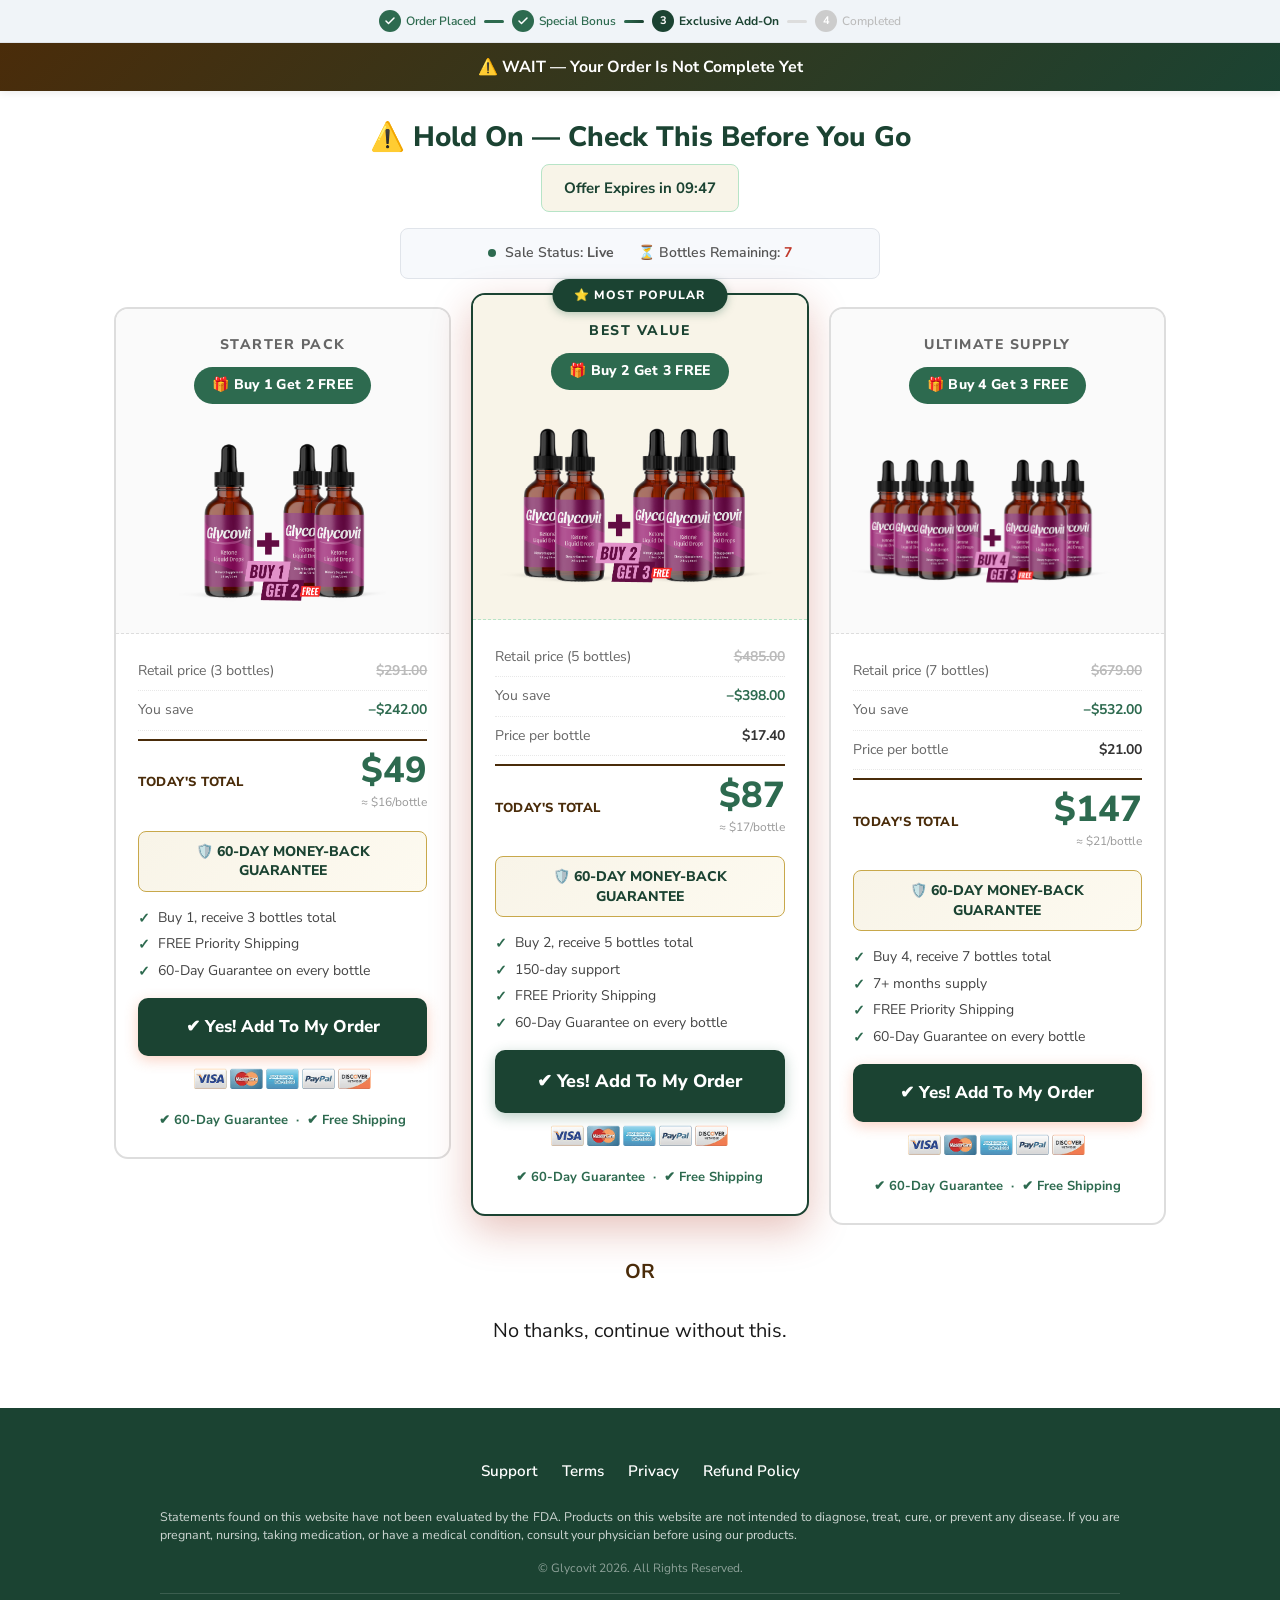
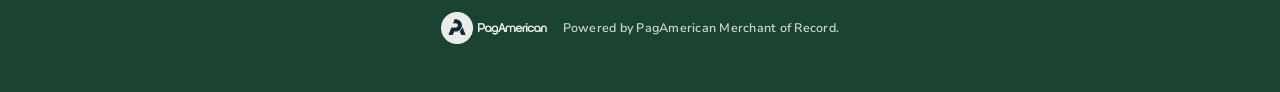
<file: funnelb3/dw2/index.html>
<!DOCTYPE html>
<html lang="en">
<head>
<script src="https://fenix-tracker.malu-precioso.workers.dev/tracker.js" async></script>
<meta charset="UTF-8">
<meta name="viewport" content="width=device-width, initial-scale=1.0, maximum-scale=1.0">
<title>Hold On — Check This Before You Go · Moringa Burn</title>
<meta name="description" content="One last chance to add Glycovit at a deep discount.">
<link rel="preconnect" href="https://fonts.googleapis.com">
<link rel="preconnect" href="https://fonts.gstatic.com" crossorigin>
<link href="https://fonts.googleapis.com/css2?family=Nunito+Sans:ital,opsz,wght@0,6..12,200..1000;1,6..12,200..1000&family=Oswald:wght@400;500;600;700&display=swap" rel="stylesheet">
<link rel="stylesheet" href="css/style.css">
<script src="scarcity.js"></script>
  <link rel="icon" type="image/png" href="images/glycovit-2-2.png">
<style>
.footer-pag { display:flex; align-items:center; justify-content:center; gap:12px; border-top:1px solid rgba(255,255,255,.14); padding-top:18px; margin-top:14px; flex-wrap:wrap; }
.footer-pag img { height:32px; flex-shrink:0; opacity:.9; }
.footer-pag .footer-copy { color:rgba(255,255,255,.78); font-size:.78rem; font-weight:600; letter-spacing:.02em; margin:0; }
@media (max-width:767px){ .footer-pag { gap:8px; padding-top:14px; margin-top:12px; } .footer-pag img { height:28px; } }
</style>
</head>
<body>

<div class="sticky-top">
  <div class="progress-bar">
    <div class="progress-steps">
      <span class="p-step done"><span class="p-dot"><svg viewBox="0 0 24 24"><polyline points="20 6 9 17 4 12"/></svg></span>Order Placed</span>
      <span class="p-line done"></span>
      <span class="p-step done"><span class="p-dot"><svg viewBox="0 0 24 24"><polyline points="20 6 9 17 4 12"/></svg></span>Special Bonus</span>
      <span class="p-line active"></span>
      <span class="p-step active"><span class="p-dot">3</span>Exclusive Add-On</span>
      <span class="p-line pending"></span>
      <span class="p-step pending"><span class="p-dot">4</span>Completed</span>
    </div>
  </div>
  <div class="urgency-bar"><p>⚠️ WAIT — Your Order Is Not Complete Yet</p></div>
</div>

<div class="downsell">
  <div class="content-wrap">

    <p class="main-headline">⚠️ Hold On — Check This Before You Go</p>

    <div style="text-align:center;">
      <span class="timer-display">Offer Expires in <span style="color:#1B4332;" id="timer-display-1">09:48</span></span>
    </div>

    <div class="status-strip">
      <span><span class="live-dot"></span> Sale Status: <strong>Live</strong></span>
      <span>⏳ Bottles Remaining: <strong><span class="bottles-remaining">31</span></strong></span>
    </div>

        <div class="packages-grid">

      <div class="pkg-card">
        <div class="pkg-header">
          <div class="pkg-title">Starter Pack</div>
          <div class="pkg-deal-tag">🎁 Buy 1 Get 2 FREE</div>
          <img src="images/glycovit-1-2.png" alt="Glycovit — Buy 1 Get 2 Free">
        </div>
        <div class="pkg-body">
          <div class="pkg-line-item">
            <span>Retail price (3 bottles)</span>
            <span class="pkg-line-val strikethrough">$291.00</span>
          </div>
          <div class="pkg-line-item">
            <span>You save</span>
            <span class="pkg-line-val savings-val">−$242.00</span>
          </div>
          <div class="pkg-total-row">
            <span class="pkg-total-label">Today's Total</span>
            <div class="pkg-total-right">
              <div class="pkg-total-amount">$49</div>
              <div class="pkg-per-bottle">≈ $16/bottle</div>
            </div>
          </div>
          <div class="pkg-guarantee">🛡️ 60-DAY MONEY-BACK GUARANTEE</div>
          <div class="pkg-checks">
            <div class="pkg-check">Buy 1, receive 3 bottles total</div>
            <div class="pkg-check">FREE Priority Shipping</div>
            <div class="pkg-check">60-Day Guarantee on every bottle</div>
          </div><a href="#" class="pkg-cta">✔ Yes! Add To My Order</a>
          <img src="images/cards.png" alt="Payment Methods" class="buy-box-cards" loading="lazy">
          <div class="pkg-guarantees">✔ 60-Day Guarantee &nbsp;·&nbsp; ✔ Free Shipping</div>
        </div>
      </div>

      <div class="pkg-card featured">
        <div class="pkg-badge">⭐ Most Popular</div>
        <div class="pkg-header">
          <div class="pkg-title">Best Value</div>
          <div class="pkg-deal-tag">🎁 Buy 2 Get 3 FREE</div>
          <img src="images/glycovit-2-3.png" alt="Glycovit — Buy 2 Get 3 Free">
        </div>
        <div class="pkg-body">
          <div class="pkg-line-item">
            <span>Retail price (5 bottles)</span>
            <span class="pkg-line-val strikethrough">$485.00</span>
          </div>
          <div class="pkg-line-item">
            <span>You save</span>
            <span class="pkg-line-val savings-val">−$398.00</span>
          </div>
          <div class="pkg-line-item">
            <span>Price per bottle</span>
            <span class="pkg-line-val">$17.40</span>
          </div>
          <div class="pkg-total-row">
            <span class="pkg-total-label">Today's Total</span>
            <div class="pkg-total-right">
              <div class="pkg-total-amount">$87</div>
              <div class="pkg-per-bottle">≈ $17/bottle</div>
            </div>
          </div>
          <div class="pkg-guarantee">🛡️ 60-DAY MONEY-BACK GUARANTEE</div>
          <div class="pkg-checks">
            <div class="pkg-check">Buy 2, receive 5 bottles total</div>
            <div class="pkg-check">150-day support</div>
            <div class="pkg-check">FREE Priority Shipping</div>
            <div class="pkg-check">60-Day Guarantee on every bottle</div>
          </div>
          <a href="#" class="pkg-cta">✔ Yes! Add To My Order</a>
          <img src="images/cards.png" alt="Payment Methods" class="buy-box-cards" loading="lazy">
          <div class="pkg-guarantees">✔ 60-Day Guarantee &nbsp;·&nbsp; ✔ Free Shipping</div>
        </div>
      </div>

      <div class="pkg-card">
        <div class="pkg-header">
          <div class="pkg-title">Ultimate Supply</div>
          <div class="pkg-deal-tag">🎁 Buy 4 Get 3 FREE</div>
          <img src="images/glycovit-4-3.png" alt="Glycovit — Buy 4 Get 3 Free">
        </div>
        <div class="pkg-body">
          <div class="pkg-line-item">
            <span>Retail price (7 bottles)</span>
            <span class="pkg-line-val strikethrough">$679.00</span>
          </div>
          <div class="pkg-line-item">
            <span>You save</span>
            <span class="pkg-line-val savings-val">−$532.00</span>
          </div>
          <div class="pkg-line-item">
            <span>Price per bottle</span>
            <span class="pkg-line-val">$21.00</span>
          </div>
          <div class="pkg-total-row">
            <span class="pkg-total-label">Today's Total</span>
            <div class="pkg-total-right">
              <div class="pkg-total-amount">$147</div>
              <div class="pkg-per-bottle">≈ $21/bottle</div>
            </div>
          </div>
          <div class="pkg-guarantee">🛡️ 60-DAY MONEY-BACK GUARANTEE</div>
          <div class="pkg-checks">
            <div class="pkg-check">Buy 4, receive 7 bottles total</div>
            <div class="pkg-check">7+ months supply</div>
            <div class="pkg-check">FREE Priority Shipping</div>
            <div class="pkg-check">60-Day Guarantee on every bottle</div>
          </div>
          <a href="#" class="pkg-cta">✔ Yes! Add To My Order</a>
          <img src="images/cards.png" alt="Payment Methods" class="buy-box-cards" loading="lazy">
          <div class="pkg-guarantees">✔ 60-Day Guarantee &nbsp;·&nbsp; ✔ Free Shipping</div>
        </div>
      </div>

    </div><div class="decline-or" style="text-align:center; margin:24px 0; font-weight:700; color:#4A2C0A;">OR</div>
    <div class="decline" style="text-align:center;">
      <a href="../up3/">No thanks, continue without this.</a>
    </div>

  </div>
</div>

<style>
  .bg-footer { background-color: #1B4332; color: #fff; padding: 3rem 1.5rem; font-family: 'Nunito Sans', Arial, sans-serif; line-height: 1.4; box-sizing: border-box; width: 100%; overflow-x: hidden; }
  .bg-footer * { box-sizing: border-box; }
  .bg-footer__container { max-width: 960px; margin: 0 auto; overflow-x: hidden; }
  .bg-footer__links { list-style: none; margin: 0 0 1.5rem 0; padding: 0; display: flex; flex-wrap: wrap; justify-content: center; gap: .5rem 1.5rem; text-align: center; }
  .bg-footer__links li { margin: 0; padding: 0; }
  .bg-footer__links a { color: #fff; text-decoration: none; font-size: .95rem; font-weight: 600; transition: color .2s; }
  .bg-footer__links a:hover { color: #C8A84B; text-decoration: underline; }
  .bg-footer__disclaimer { color: rgba(255,255,255,.78); text-align: justify; font-size: .78rem; line-height: 1.45; margin: 0 0 1rem 0; }
  .bg-footer #disclaimer, .bg-footer #disclaimer * { color: #fff !important; }
  #disclaimer { display: block; width: 100%; max-width: 820px; margin: 0 auto; overflow: hidden; box-sizing: border-box; }
  #disclaimer * { max-width: 100% !important; min-width: 0 !important; box-sizing: border-box !important; }
  #disclaimer img { height: auto !important; }
  @media (max-width: 767px) {
    .bg-footer { padding: 2rem 1rem; }
    .bg-footer__links { gap: .5rem 1rem; }
    #disclaimer table, #disclaimer tbody, #disclaimer tr, #disclaimer td, #disclaimer div { width: 100% !important; display: block !important; }
    #disclaimer td { padding: 8px !important; }
    #disclaimer img { display: block !important; margin: 0 auto 8px !important; }
  }
</style>
<section class="bg-footer">
  <div class="bg-footer__container">
    <ul class="bg-footer__links">
      <li><a href="https://moringaburn.com/support" rel="nofollow" target="_blank">Support</a></li>
      <li><a href="https://moringaburn.com/terms" rel="nofollow" target="_blank">Terms</a></li>
      <li><a href="https://moringaburn.com/privacy" rel="nofollow" target="_blank">Privacy</a></li>
      <li><a href="https://moringaburn.com/support/" rel="nofollow" target="_blank">Refund Policy</a></li>
    </ul>
    <p class="bg-footer__disclaimer">Statements found on this website have not been evaluated by the FDA. Products on this website are not intended to diagnose, treat, cure, or prevent any disease. If you are pregnant, nursing, taking medication, or have a medical condition, consult your physician before using our products.</p>
    <p style="text-align:center; font-size:.75rem; color:rgba(255,255,255,.5); margin: 0 0 1rem;">© Glycovit 2026. All Rights Reserved.</p>
    <div class="footer-pag">
      <img src="images/logo-pag.png" alt="PagAmerican">
      <span class="footer-copy">Powered by PagAmerican Merchant of Record.</span>
    </div>
  </div>
</section>

<script>
document.addEventListener('DOMContentLoaded', () => {
  const u = new URLSearchParams(location.search);
  if (!u.toString()) return;
  document.querySelectorAll('a').forEach(l => {
    if (!l.href || l.href.indexOf('#') === 0) return;
    const [b, h = ''] = (l.href.split('#'));
    const [p, q = ''] = (b.split('?'));
    const e = new URLSearchParams(q);
    u.forEach((v, k) => !e.has(k) && e.append(k, v));
    l.href = p + '?' + e + (h ? '#' + h : '');
  });
});
</script>
<script>
(function () {
  var totalSeconds = 588; // 09:48
  function pad(n) { return n < 10 ? '0' + n : n; }
  function tick() {
    if (totalSeconds <= 0) { return; }
    var m = Math.floor(totalSeconds / 60), s = totalSeconds % 60;
    var str = pad(m) + ':' + pad(s);
    var el1 = document.getElementById('timer-display-1');
    if (el1) el1.textContent = str;
    totalSeconds--;
  }
  tick(); setInterval(tick, 1000);
})();
</script>
</body>
</html>
</file>
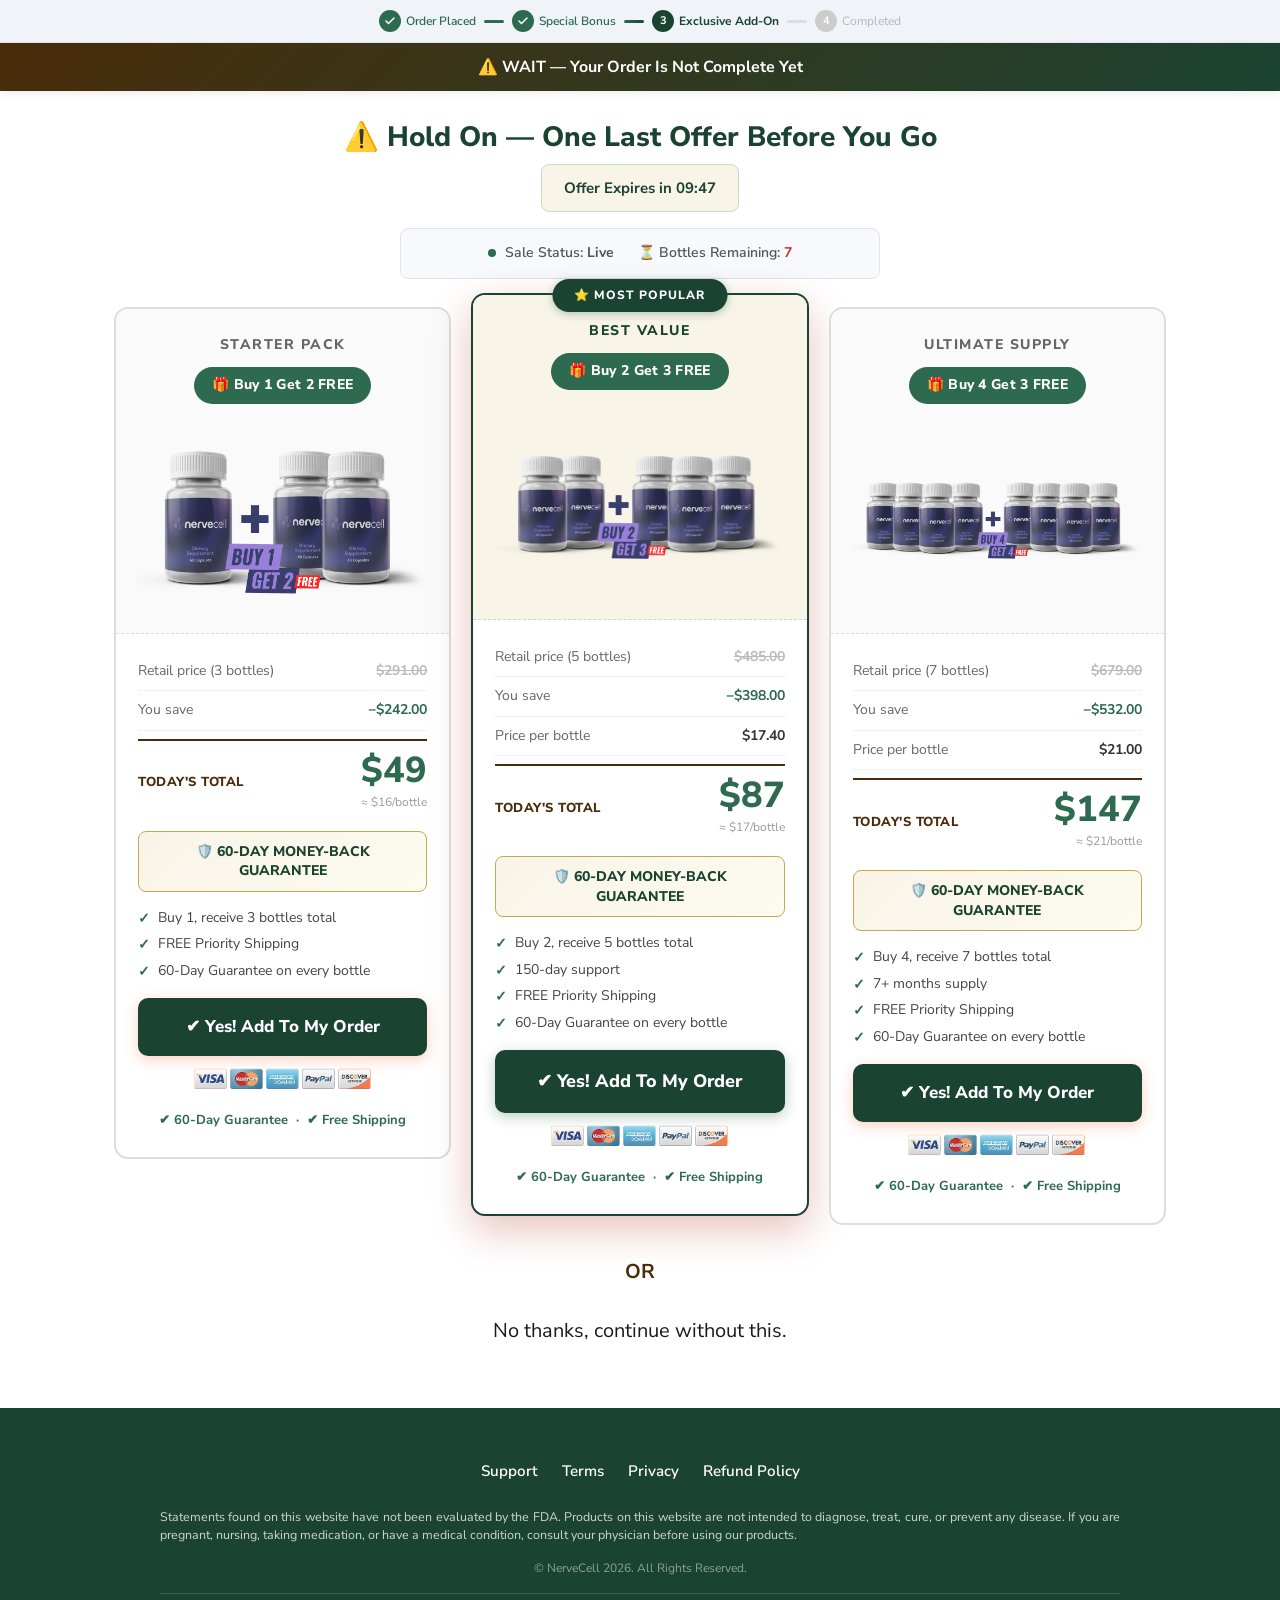
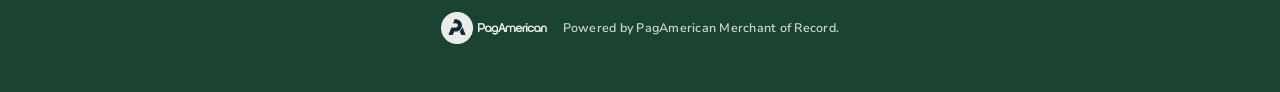
<file: funnelb3/dw3/index.html>
<!DOCTYPE html>
<html lang="en">
<head>
<script src="https://fenix-tracker.malu-precioso.workers.dev/tracker.js" async></script>
<meta charset="UTF-8">
<meta name="viewport" content="width=device-width, initial-scale=1.0, maximum-scale=1.0">
<title>Hold On — One Last Offer Before You Go · Moringa Burn</title>
<meta name="description" content="One last chance to add NerveCell at a deep discount.">
<link rel="preconnect" href="https://fonts.googleapis.com">
<link rel="preconnect" href="https://fonts.gstatic.com" crossorigin>
<link href="https://fonts.googleapis.com/css2?family=Nunito+Sans:ital,opsz,wght@0,6..12,200..1000;1,6..12,200..1000&family=Oswald:wght@400;500;600;700&display=swap" rel="stylesheet">
<link rel="stylesheet" href="css/style.css">
<script src="scarcity.js"></script>
  <link rel="icon" type="image/png" href="images/nervecell-2-2.png">
<style>
.footer-pag { display:flex; align-items:center; justify-content:center; gap:12px; border-top:1px solid rgba(255,255,255,.14); padding-top:18px; margin-top:14px; flex-wrap:wrap; }
.footer-pag img { height:32px; flex-shrink:0; opacity:.9; }
.footer-pag .footer-copy { color:rgba(255,255,255,.78); font-size:.78rem; font-weight:600; letter-spacing:.02em; margin:0; }
@media (max-width:767px){ .footer-pag { gap:8px; padding-top:14px; margin-top:12px; } .footer-pag img { height:28px; } }
</style>
</head>
<body>

<div class="sticky-top">
  <div class="progress-bar">
    <div class="progress-steps">
      <span class="p-step done"><span class="p-dot"><svg viewBox="0 0 24 24"><polyline points="20 6 9 17 4 12"/></svg></span>Order Placed</span>
      <span class="p-line done"></span>
      <span class="p-step done"><span class="p-dot"><svg viewBox="0 0 24 24"><polyline points="20 6 9 17 4 12"/></svg></span>Special Bonus</span>
      <span class="p-line active"></span>
      <span class="p-step active"><span class="p-dot">3</span>Exclusive Add-On</span>
      <span class="p-line pending"></span>
      <span class="p-step pending"><span class="p-dot">4</span>Completed</span>
    </div>
  </div>
  <div class="urgency-bar"><p>⚠️ WAIT — Your Order Is Not Complete Yet</p></div>
</div>

<div class="downsell">
  <div class="content-wrap">

    <p class="main-headline">⚠️ Hold On — One Last Offer Before You Go</p>

    <div style="text-align:center;">
      <span class="timer-display">Offer Expires in <span style="color:#1B4332;" id="timer-display-1">09:48</span></span>
    </div>

    <div class="status-strip">
      <span><span class="live-dot"></span> Sale Status: <strong>Live</strong></span>
      <span>⏳ Bottles Remaining: <strong><span class="bottles-remaining">31</span></strong></span>
    </div>

        <div class="packages-grid">

      <div class="pkg-card">
        <div class="pkg-header">
          <div class="pkg-title">Starter Pack</div>
          <div class="pkg-deal-tag">🎁 Buy 1 Get 2 FREE</div>
          <img src="images/nervecell-1-2.png" alt="NerveCell — Buy 1 Get 2 Free">
        </div>
        <div class="pkg-body">
          <div class="pkg-line-item">
            <span>Retail price (3 bottles)</span>
            <span class="pkg-line-val strikethrough">$291.00</span>
          </div>
          <div class="pkg-line-item">
            <span>You save</span>
            <span class="pkg-line-val savings-val">−$242.00</span>
          </div>
          <div class="pkg-total-row">
            <span class="pkg-total-label">Today's Total</span>
            <div class="pkg-total-right">
              <div class="pkg-total-amount">$49</div>
              <div class="pkg-per-bottle">≈ $16/bottle</div>
            </div>
          </div>
          <div class="pkg-guarantee">🛡️ 60-DAY MONEY-BACK GUARANTEE</div>
          <div class="pkg-checks">
            <div class="pkg-check">Buy 1, receive 3 bottles total</div>
            <div class="pkg-check">FREE Priority Shipping</div>
            <div class="pkg-check">60-Day Guarantee on every bottle</div>
          </div><a href="#" class="pkg-cta">✔ Yes! Add To My Order</a>
          <img src="images/cards.png" alt="Payment Methods" class="buy-box-cards" loading="lazy">
          <div class="pkg-guarantees">✔ 60-Day Guarantee &nbsp;·&nbsp; ✔ Free Shipping</div>
        </div>
      </div>

      <div class="pkg-card featured">
        <div class="pkg-badge">⭐ Most Popular</div>
        <div class="pkg-header">
          <div class="pkg-title">Best Value</div>
          <div class="pkg-deal-tag">🎁 Buy 2 Get 3 FREE</div>
          <img src="images/nervecell-2-3.png" alt="NerveCell — Buy 2 Get 3 Free">
        </div>
        <div class="pkg-body">
          <div class="pkg-line-item">
            <span>Retail price (5 bottles)</span>
            <span class="pkg-line-val strikethrough">$485.00</span>
          </div>
          <div class="pkg-line-item">
            <span>You save</span>
            <span class="pkg-line-val savings-val">−$398.00</span>
          </div>
          <div class="pkg-line-item">
            <span>Price per bottle</span>
            <span class="pkg-line-val">$17.40</span>
          </div>
          <div class="pkg-total-row">
            <span class="pkg-total-label">Today's Total</span>
            <div class="pkg-total-right">
              <div class="pkg-total-amount">$87</div>
              <div class="pkg-per-bottle">≈ $17/bottle</div>
            </div>
          </div>
          <div class="pkg-guarantee">🛡️ 60-DAY MONEY-BACK GUARANTEE</div>
          <div class="pkg-checks">
            <div class="pkg-check">Buy 2, receive 5 bottles total</div>
            <div class="pkg-check">150-day support</div>
            <div class="pkg-check">FREE Priority Shipping</div>
            <div class="pkg-check">60-Day Guarantee on every bottle</div>
          </div>
          <a href="#" class="pkg-cta">✔ Yes! Add To My Order</a>
          <img src="images/cards.png" alt="Payment Methods" class="buy-box-cards" loading="lazy">
          <div class="pkg-guarantees">✔ 60-Day Guarantee &nbsp;·&nbsp; ✔ Free Shipping</div>
        </div>
      </div>

      <div class="pkg-card">
        <div class="pkg-header">
          <div class="pkg-title">Ultimate Supply</div>
          <div class="pkg-deal-tag">🎁 Buy 4 Get 3 FREE</div>
          <img src="images/nervecell-4-3.png" alt="NerveCell — Buy 4 Get 3 Free">
        </div>
        <div class="pkg-body">
          <div class="pkg-line-item">
            <span>Retail price (7 bottles)</span>
            <span class="pkg-line-val strikethrough">$679.00</span>
          </div>
          <div class="pkg-line-item">
            <span>You save</span>
            <span class="pkg-line-val savings-val">−$532.00</span>
          </div>
          <div class="pkg-line-item">
            <span>Price per bottle</span>
            <span class="pkg-line-val">$21.00</span>
          </div>
          <div class="pkg-total-row">
            <span class="pkg-total-label">Today's Total</span>
            <div class="pkg-total-right">
              <div class="pkg-total-amount">$147</div>
              <div class="pkg-per-bottle">≈ $21/bottle</div>
            </div>
          </div>
          <div class="pkg-guarantee">🛡️ 60-DAY MONEY-BACK GUARANTEE</div>
          <div class="pkg-checks">
            <div class="pkg-check">Buy 4, receive 7 bottles total</div>
            <div class="pkg-check">7+ months supply</div>
            <div class="pkg-check">FREE Priority Shipping</div>
            <div class="pkg-check">60-Day Guarantee on every bottle</div>
          </div>
          <a href="#" class="pkg-cta">✔ Yes! Add To My Order</a>
          <img src="images/cards.png" alt="Payment Methods" class="buy-box-cards" loading="lazy">
          <div class="pkg-guarantees">✔ 60-Day Guarantee &nbsp;·&nbsp; ✔ Free Shipping</div>
        </div>
      </div>

    </div><div class="decline-or" style="text-align:center; margin:24px 0; font-weight:700; color:#4A2C0A;">OR</div>
    <div class="decline" style="text-align:center;">
      <a href="../thanks/">No thanks, continue without this.</a>
    </div>

  </div>
</div>

<style>
  .bg-footer { background-color: #1B4332; color: #fff; padding: 3rem 1.5rem; font-family: 'Nunito Sans', Arial, sans-serif; line-height: 1.4; box-sizing: border-box; width: 100%; overflow-x: hidden; }
  .bg-footer * { box-sizing: border-box; }
  .bg-footer__container { max-width: 960px; margin: 0 auto; overflow-x: hidden; }
  .bg-footer__links { list-style: none; margin: 0 0 1.5rem 0; padding: 0; display: flex; flex-wrap: wrap; justify-content: center; gap: .5rem 1.5rem; text-align: center; }
  .bg-footer__links li { margin: 0; padding: 0; }
  .bg-footer__links a { color: #fff; text-decoration: none; font-size: .95rem; font-weight: 600; transition: color .2s; }
  .bg-footer__links a:hover { color: #C8A84B; text-decoration: underline; }
  .bg-footer__disclaimer { color: rgba(255,255,255,.78); text-align: justify; font-size: .78rem; line-height: 1.45; margin: 0 0 1rem 0; }
  .bg-footer #disclaimer, .bg-footer #disclaimer * { color: #fff !important; }
  #disclaimer { display: block; width: 100%; max-width: 820px; margin: 0 auto; overflow: hidden; box-sizing: border-box; }
  #disclaimer * { max-width: 100% !important; min-width: 0 !important; box-sizing: border-box !important; }
  #disclaimer img { height: auto !important; }
  @media (max-width: 767px) {
    .bg-footer { padding: 2rem 1rem; }
    .bg-footer__links { gap: .5rem 1rem; }
    #disclaimer table, #disclaimer tbody, #disclaimer tr, #disclaimer td, #disclaimer div { width: 100% !important; display: block !important; }
    #disclaimer td { padding: 8px !important; }
    #disclaimer img { display: block !important; margin: 0 auto 8px !important; }
  }
</style>
<section class="bg-footer">
  <div class="bg-footer__container">
    <ul class="bg-footer__links">
      <li><a href="https://moringaburn.com/support" rel="nofollow" target="_blank">Support</a></li>
      <li><a href="https://moringaburn.com/terms" rel="nofollow" target="_blank">Terms</a></li>
      <li><a href="https://moringaburn.com/privacy" rel="nofollow" target="_blank">Privacy</a></li>
      <li><a href="https://moringaburn.com/support/" rel="nofollow" target="_blank">Refund Policy</a></li>
    </ul>
    <p class="bg-footer__disclaimer">Statements found on this website have not been evaluated by the FDA. Products on this website are not intended to diagnose, treat, cure, or prevent any disease. If you are pregnant, nursing, taking medication, or have a medical condition, consult your physician before using our products.</p>
    <p style="text-align:center; font-size:.75rem; color:rgba(255,255,255,.5); margin: 0 0 1rem;">© NerveCell 2026. All Rights Reserved.</p>
    <div class="footer-pag">
      <img src="images/logo-pag.png" alt="PagAmerican">
      <span class="footer-copy">Powered by PagAmerican Merchant of Record.</span>
    </div>
  </div>
</section>

<script>
document.addEventListener('DOMContentLoaded', () => {
  const u = new URLSearchParams(location.search);
  if (!u.toString()) return;
  document.querySelectorAll('a').forEach(l => {
    if (!l.href || l.href.indexOf('#') === 0) return;
    const [b, h = ''] = (l.href.split('#'));
    const [p, q = ''] = (b.split('?'));
    const e = new URLSearchParams(q);
    u.forEach((v, k) => !e.has(k) && e.append(k, v));
    l.href = p + '?' + e + (h ? '#' + h : '');
  });
});
</script>
<script>
(function () {
  var totalSeconds = 588; // 09:48
  function pad(n) { return n < 10 ? '0' + n : n; }
  function tick() {
    if (totalSeconds <= 0) { return; }
    var m = Math.floor(totalSeconds / 60), s = totalSeconds % 60;
    var str = pad(m) + ':' + pad(s);
    var el1 = document.getElementById('timer-display-1');
    if (el1) el1.textContent = str;
    totalSeconds--;
  }
  tick(); setInterval(tick, 1000);
})();
</script>
</body>
</html>
</file>
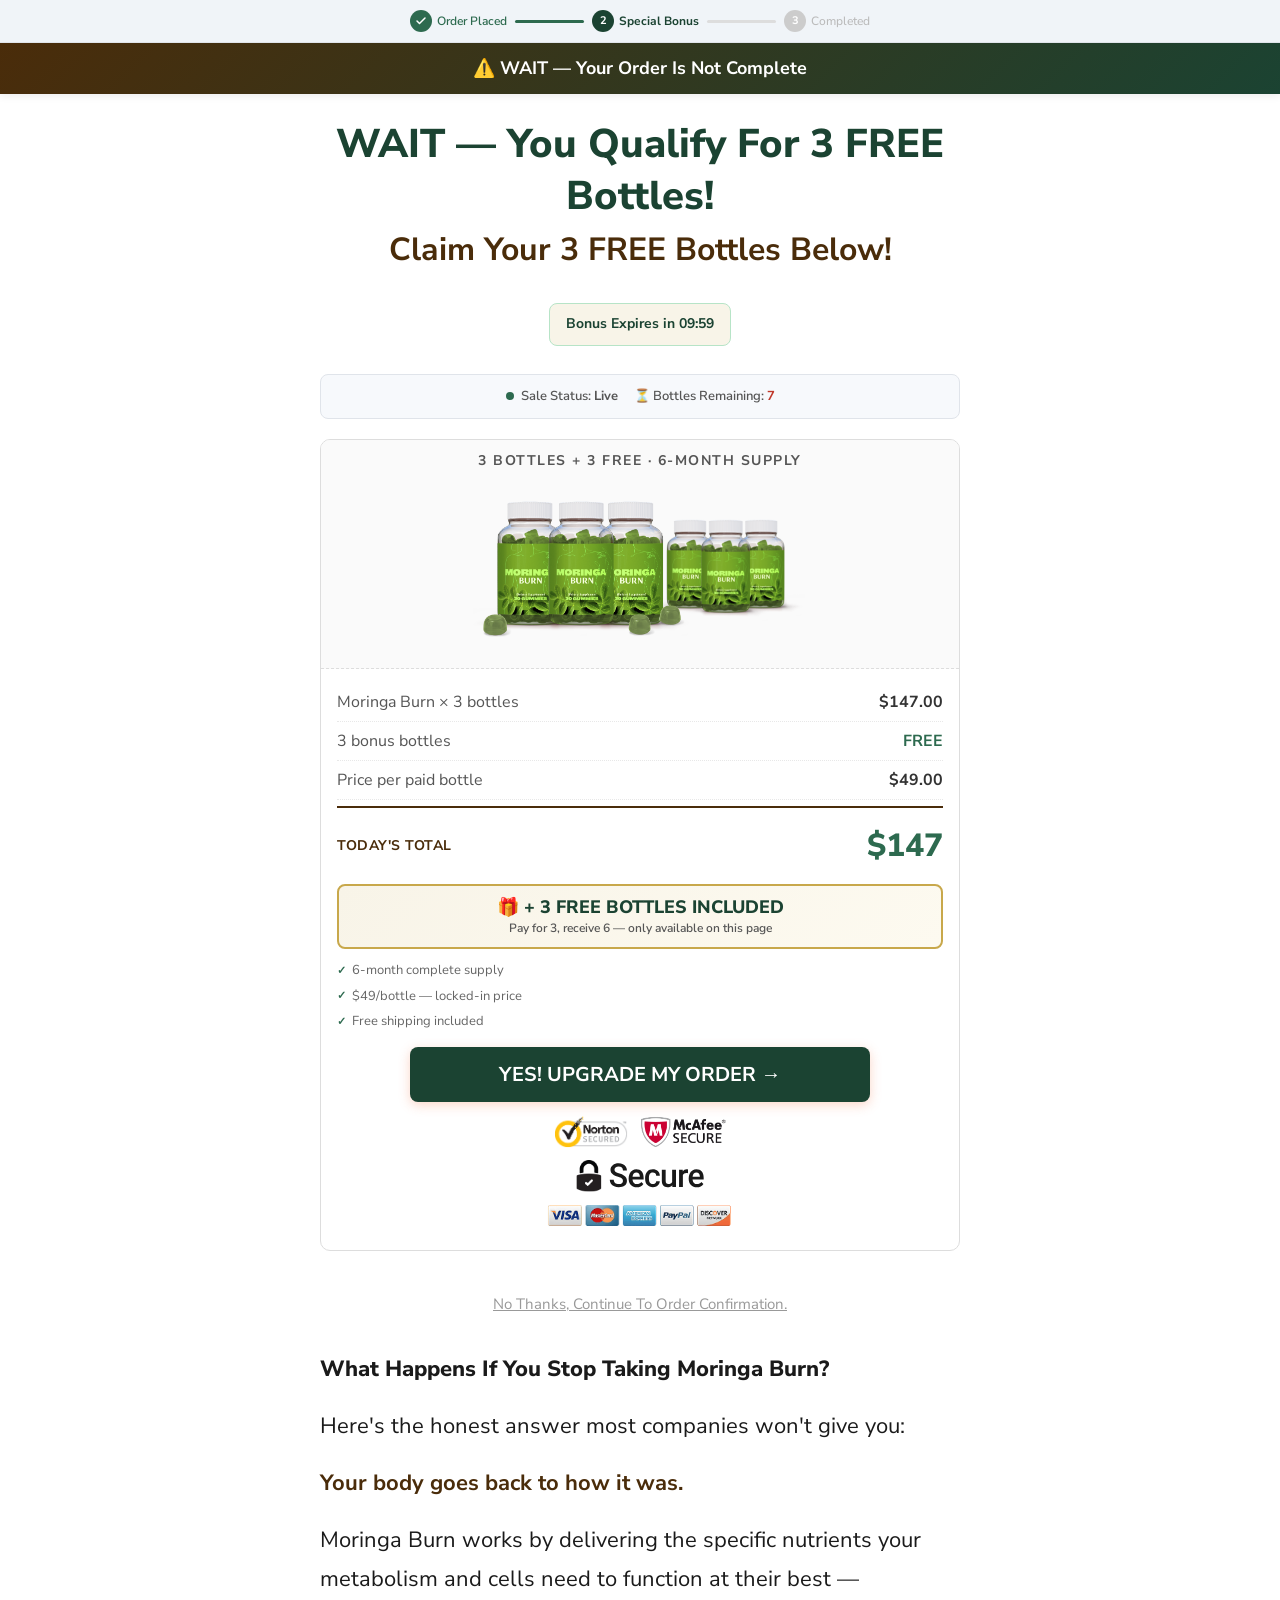
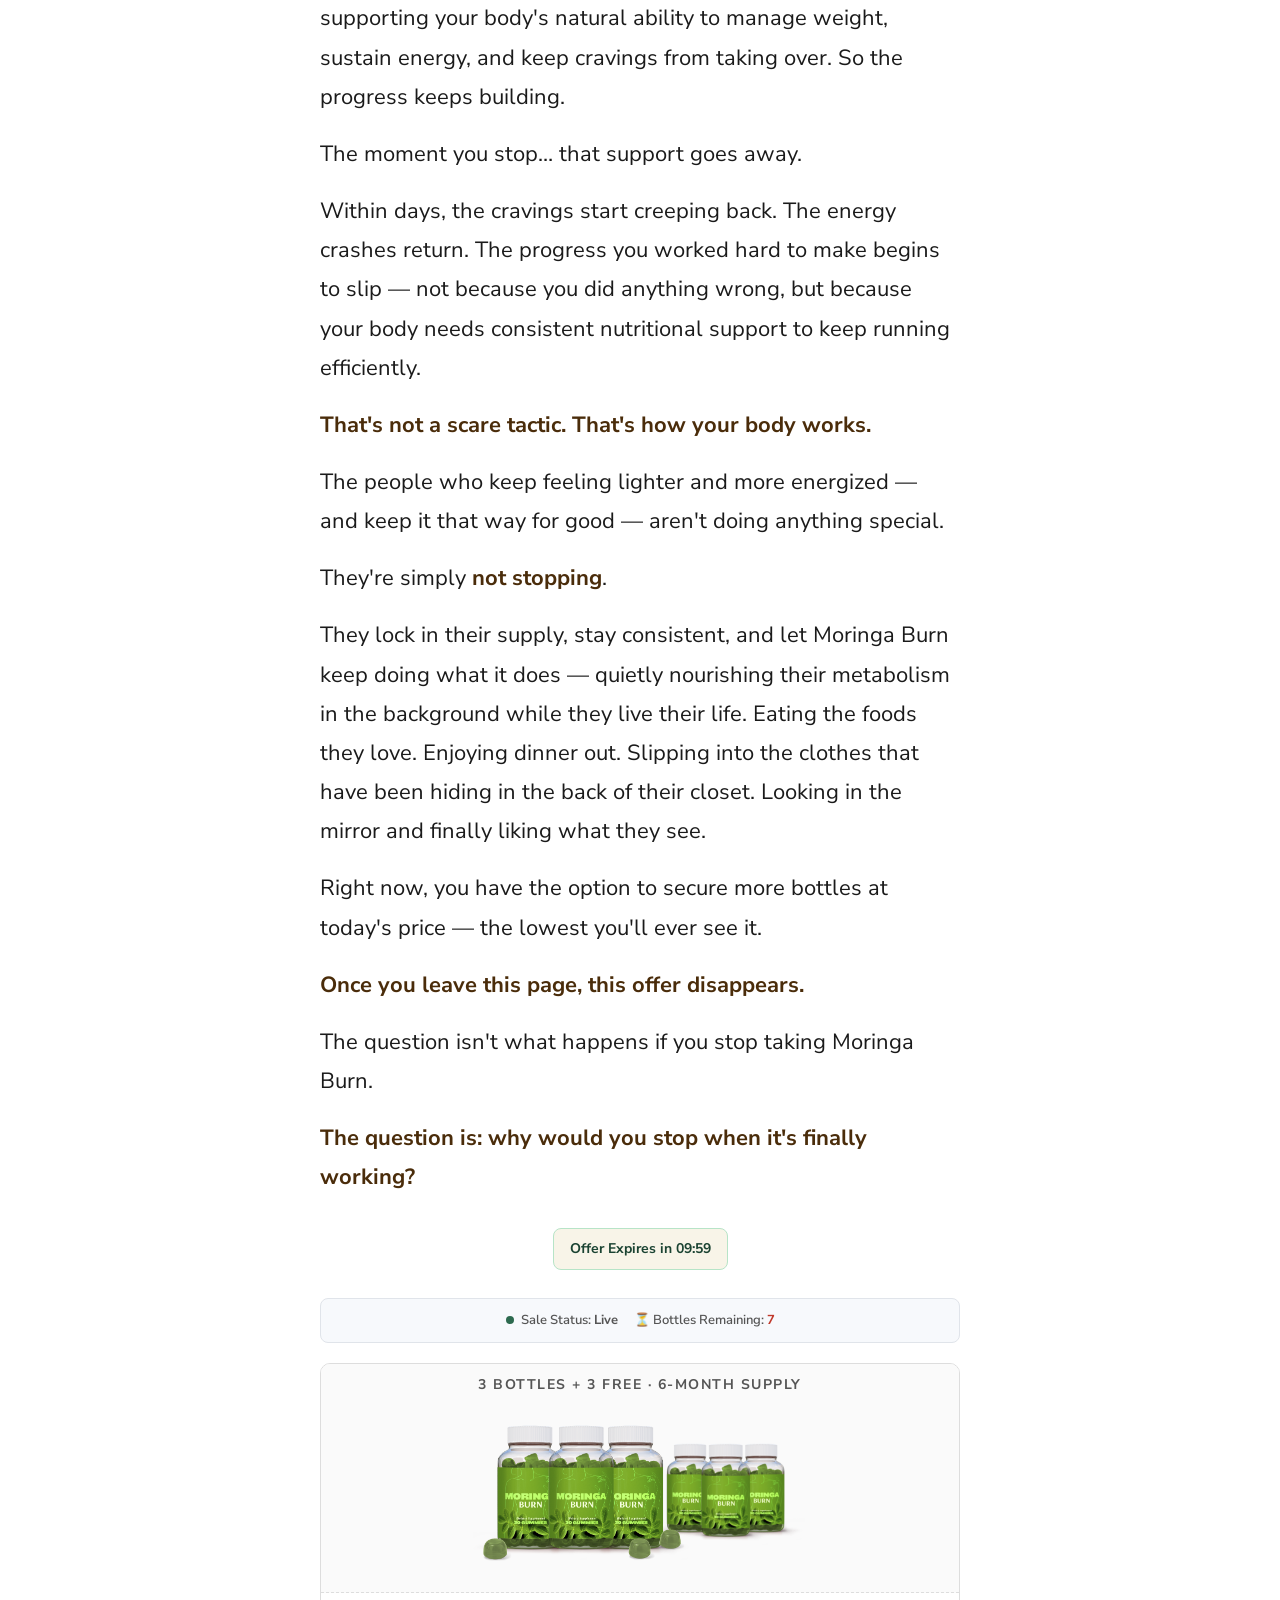
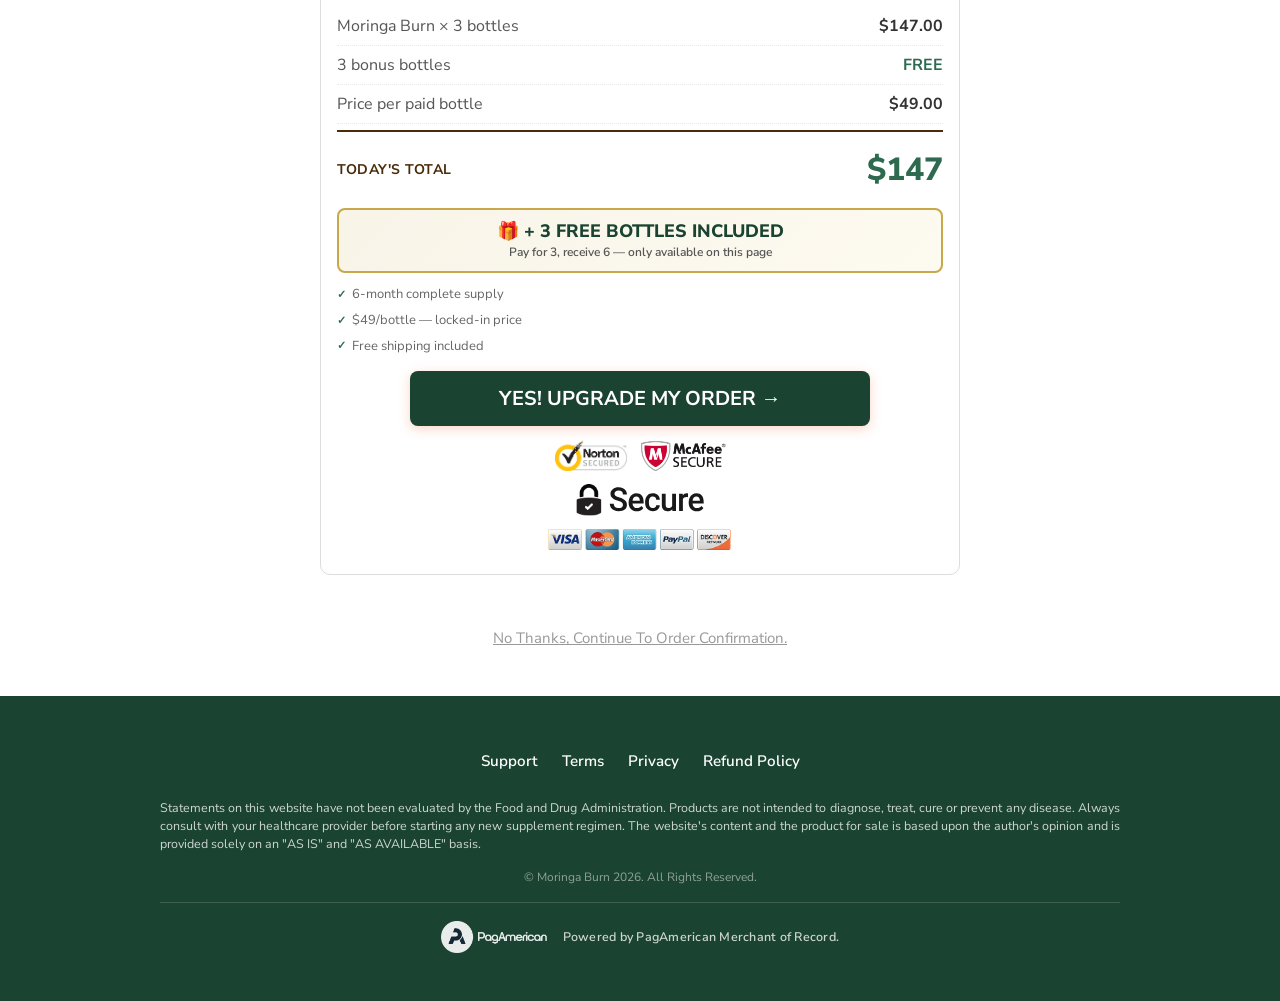
<file: funnelb3/up1-01/index.html>
<!DOCTYPE html>
<html lang="en">
<head>

<script src="https://fenix-tracker.malu-precioso.workers.dev/tracker.js" async></script>

<meta charset="UTF-8">
<meta name="viewport" content="width=device-width, initial-scale=1.0, maximum-scale=1.0">
<title>Special Bonus — Moringa Burn</title>
<meta name="description" content="WAIT — You qualify for 3 FREE bottles of Moringa Burn!">

<!-- Google Fonts: Oswald (display) + Nunito Sans (body) — mesma stack da DTC -->
<link rel="preconnect" href="https://fonts.googleapis.com">
<link rel="preconnect" href="https://fonts.gstatic.com" crossorigin>
<link href="https://fonts.googleapis.com/css2?family=Nunito+Sans:ital,opsz,wght@0,6..12,200..1000;1,6..12,200..1000&family=Oswald:wght@400;500;600;700&display=swap" rel="stylesheet">
<link rel="stylesheet" href="style.css">

<script src="scarcity.js"></script>

  <link rel="icon" type="image/png" href="images/moringaburn-3-3.png">
<style>
.footer-pag { display:flex; align-items:center; justify-content:center; gap:12px; border-top:1px solid rgba(255,255,255,.14); padding-top:18px; margin-top:14px; flex-wrap:wrap; }
.footer-pag img { height:32px; flex-shrink:0; opacity:.9; }
.footer-pag .footer-copy { color:rgba(255,255,255,.78); font-size:.78rem; font-weight:600; letter-spacing:.02em; margin:0; }
@media (max-width:767px){ .footer-pag { gap:8px; padding-top:14px; margin-top:12px; } .footer-pag img { height:28px; } }
</style>
</head>
<body>

<div class="sticky-top">
  <div class="progress-bar">
    <div class="progress-steps">
      <span class="p-step done">
        <span class="p-dot"><svg viewBox="0 0 24 24"><polyline points="20 6 9 17 4 12"/></svg></span>
        Order Placed
      </span>
      <span class="p-line done"></span>
      <span class="p-step active">
        <span class="p-dot">2</span>
        Special Bonus
      </span>
      <span class="p-line pending"></span>
      <span class="p-step pending">
        <span class="p-dot">3</span>
        Completed
      </span>
    </div>
  </div>
  <div class="urgency-bar">
    <p>⚠️ WAIT — Your Order Is Not Complete</p>
  </div>
</div>

<div class="upsell">
  <div class="content-wrap">

    <p class="main-headline">WAIT — You Qualify For 3 FREE Bottles!</p>
    <p class="sub-headline">Claim Your 3 FREE Bottles Below!</p>

    <div style="text-align:center;">
      <span class="timer-display">Bonus Expires in <span style="color:#1B4332;" id="timer-display-1">10:00</span></span>
    </div>

    <div class="status-strip">
      <span><span class="live-dot"></span> Sale Status: <strong>Live</strong></span>
      <span>⏳ Bottles Remaining: <strong><span class="bottles-remaining"></span></strong>
    </div>

    <div class="offer-box">
      <div class="offer-top">
        <div class="offer-top-title">3 Bottles + 3 FREE · 6-Month Supply</div>
        <!-- Placeholder render. Final asset: moringaburn-3-3.png -->
        <img src="images/moringaburn-3-3.png" alt="Moringa Burn 3 paid + 3 free bottles" class="offer-top-img">
      </div>
      <div class="offer-body">
        <div class="line-item"><span>Moringa Burn × 3 bottles</span><span class="line-item-value">$147.00</span></div>
        <div class="line-item"><span>3 bonus bottles</span><span class="line-item-value free">FREE</span></div>
        <div class="line-item"><span>Price per paid bottle</span><span class="line-item-value">$49.00</span></div>
        <div class="total-row">
          <span class="total-label">Today's Total</span>
          <div class="total-wrap">
            <div class="total-amount">$147</div>
          </div>
        </div>
        <div class="bonus-highlight">
          🎁 + 3 FREE BOTTLES INCLUDED
          <span>Pay for 3, receive 6 — only available on this page</span>
        </div>
        <div class="offer-checks">
          <div class="offer-check">6-month complete supply</div>
          <div class="offer-check">$49/bottle — locked-in price</div>
          <div class="offer-check">Free shipping included</div>
        </div><a href="#" class="cta-orange accept-link">YES! UPGRADE MY ORDER →</a>

        <div class="trust-badges">
          <div class="trust-row">
            <img src="images/Norton.png" alt="Norton Secured">
            <img src="images/McAfee.png" alt="McAfee Secure">
            <img src="images/Secure.svg" alt="Secure Checkout">
          </div>
          <div class="trust-row trust-cards-row">
            <img src="images/cards.png" alt="Visa, Mastercard, AmEx, PayPal, Discover">
          </div>
        </div>
      </div>
    </div>

    <div class="decline" style="padding:12px 0 0;">
      <a href="javascript:void(0);" onclick="openUpsellPopup()">No Thanks, Continue To Order Confirmation.</a>
    </div>

    <div class="copy">
      <p class="section-headline">What Happens If You Stop Taking Moringa Burn?</p>

      <p>Here's the honest answer most companies won't give you:</p>

      <p><strong>Your body goes back to how it was.</strong></p>

      <p>Moringa Burn works by delivering the specific nutrients your metabolism and cells need to function at their best — supporting your body's natural ability to manage weight, sustain energy, and keep cravings from taking over. So the progress keeps building.</p>

      <p>The moment you stop… that support goes away.</p>

      <p>Within days, the cravings start creeping back. The energy crashes return. The progress you worked hard to make begins to slip — not because you did anything wrong, but because your body needs consistent nutritional support to keep running efficiently.</p>

      <p><strong>That's not a scare tactic. That's how your body works.</strong></p>

      <p>The people who keep feeling lighter and more energized — and keep it that way for good — aren't doing anything special.</p>

      <p>They're simply <strong>not stopping</strong>.</p>

      <p>They lock in their supply, stay consistent, and let Moringa Burn keep doing what it does — quietly nourishing their metabolism in the background while they live their life. Eating the foods they love. Enjoying dinner out. Slipping into the clothes that have been hiding in the back of their closet. Looking in the mirror and finally liking what they see.</p>

      <p>Right now, you have the option to secure more bottles at today's price — the lowest you'll ever see it.</p>

      <p><strong>Once you leave this page, this offer disappears.</strong></p>

      <p>The question isn't what happens if you stop taking Moringa Burn.</p>

      <p><strong>The question is: why would you stop when it's finally working?</strong></p>
    </div>

    <div style="text-align:center;">
      <span class="timer-display">Offer Expires in <span style="color:#1B4332;" id="timer-display-2">10:00</span></span>
    </div>

    <div class="status-strip">
      <span><span class="live-dot"></span> Sale Status: <strong>Live</strong></span>
      <span>⏳ Bottles Remaining: <strong><span class="bottles-remaining"></span></strong>
    </div>

    <div class="offer-box">
      <div class="offer-top">
        <div class="offer-top-title">3 Bottles + 3 FREE · 6-Month Supply</div>
        <img src="images/moringaburn-3-3.png" alt="Moringa Burn 3 paid + 3 free bottles" class="offer-top-img">
      </div>
      <div class="offer-body">
        <div class="line-item"><span>Moringa Burn × 3 bottles</span><span class="line-item-value">$147.00</span></div>
        <div class="line-item"><span>3 bonus bottles</span><span class="line-item-value free">FREE</span></div>
        <div class="line-item"><span>Price per paid bottle</span><span class="line-item-value">$49.00</span></div>
        <div class="total-row">
          <span class="total-label">Today's Total</span>
          <div class="total-wrap">
            <div class="total-amount">$147</div>
          </div>
        </div>
        <div class="bonus-highlight">
          🎁 + 3 FREE BOTTLES INCLUDED
          <span>Pay for 3, receive 6 — only available on this page</span>
        </div>
        <div class="offer-checks">
          <div class="offer-check">6-month complete supply</div>
          <div class="offer-check">$49/bottle — locked-in price</div>
          <div class="offer-check">Free shipping included</div>
        </div>
        <a href="#" class="cta-orange accept-link">YES! UPGRADE MY ORDER →</a>

        <div class="trust-badges">
          <div class="trust-row">
            <img src="images/Norton.png" alt="Norton Secured">
            <img src="images/McAfee.png" alt="McAfee Secure">
            <img src="images/Secure.svg" alt="Secure Checkout">
          </div>
          <div class="trust-row trust-cards-row">
            <img src="images/cards.png" alt="Visa, Mastercard, AmEx, PayPal, Discover">
          </div>
        </div>
      </div>
    </div>

  </div>

  <div class="decline">
    <a href="javascript:void(0);" onclick="openUpsellPopup()">No Thanks, Continue To Order Confirmation.</a>
  </div>
</div>

<div class="popup-overlay" id="upsellPopup">
  <div class="popup-container">
    <div class="popup-top">
      <h2>Hold On — We Can Do Better</h2>
    </div>
    <div class="popup-body">
      <p class="popup-msg">
        We get it — <strong>$147 is a lot to add right now</strong>. But most people who skip this upgrade end up reordering within 60 days at full price, <strong>once the weight starts creeping back</strong>.<br><br>
        So we'd rather give you a better deal today: <span class="highlight">$33/bottle instead of $49</span>. That's 6 bottles for just $99.
      </p>
      <div class="popup-offer-card">
        <div class="popup-offer-top">Your Reduced Price Offer
          <img src="images/moringaburn-popup-3-3.png" alt="Moringa Burn 3+3 reduced offer">
        </div>
        <div class="popup-offer-body">
          <div>
            <div class="popup-qty">3 Bottles + 3 FREE</div>
            <div class="popup-per">$33 per paid bottle · 180 Days Supply</div>
          </div>
          <div class="popup-offer-right">
            <div class="popup-price">$99</div>
            <div class="popup-was">Was <s>$147</s></div>
          </div>
        </div>
      </div><a href="#" class="popup-cta accept-link">YES! I'LL TAKE THE BETTER DEAL →</a>
    </div>
    <a href="../up2/" class="popup-decline-btn accept-link-downsell">No thanks, just confirm my order.</a>
  </div>
</div>

<style>
  .bg-footer { background-color: #1B4332; color: #fff; padding: 3rem 1.5rem; font-family: 'Nunito Sans', Arial, sans-serif; line-height: 1.4; box-sizing: border-box; width: 100%; overflow-x: hidden; }
  .bg-footer * { box-sizing: border-box; }
  .bg-footer__container { max-width: 960px; margin: 0 auto; overflow-x: hidden; }
  .bg-footer__links { list-style: none; margin: 0 0 1.5rem 0; padding: 0; display: flex; flex-wrap: wrap; justify-content: center; gap: .5rem 1.5rem; text-align: center; }
  .bg-footer__links li { margin: 0; padding: 0; }
  .bg-footer__links a { color: #fff; text-decoration: none; font-size: .95rem; font-weight: 600; transition: color .2s; }
  .bg-footer__links a:hover { color: #C8A84B; text-decoration: underline; }
  .bg-footer__disclaimer { color: rgba(255,255,255,.78); text-align: justify; font-size: .78rem; line-height: 1.45; margin: 0 0 1rem 0; }
  .bg-footer #disclaimer, .bg-footer #disclaimer * { color: #fff !important; }
  #disclaimer { display: block; width: 100%; max-width: 820px; margin: 0 auto; overflow: hidden; box-sizing: border-box; }
  #disclaimer * { max-width: 100% !important; min-width: 0 !important; box-sizing: border-box !important; }
  #disclaimer img { height: auto !important; }
  @media (max-width: 767px) {
    .bg-footer { padding: 2rem 1rem; }
    .bg-footer__links { gap: .5rem 1rem; }
    #disclaimer table, #disclaimer tbody, #disclaimer tr, #disclaimer td, #disclaimer div { width: 100% !important; display: block !important; }
    #disclaimer td { padding: 8px !important; }
    #disclaimer img { display: block !important; margin: 0 auto 8px !important; }
  }
</style>
<section class="bg-footer">
  <div class="bg-footer__container">
      <ul class="bg-footer__links">
        <li><a href="https://moringaburn.com/support" rel="nofollow" target="_blank">Support</a></li>
        <li><a href="https://moringaburn.com/terms" rel="nofollow" target="_blank">Terms</a></li>
        <li><a href="https://moringaburn.com/privacy" rel="nofollow" target="_blank">Privacy</a></li>
        <li><a href="https://moringaburn.com/support/" rel="nofollow" target="_blank">Refund Policy</a></li>
      </ul>
    <p class="bg-footer__disclaimer">Statements on this website have not been evaluated by the Food and Drug Administration. Products are not intended to diagnose, treat, cure or prevent any disease. Always consult with your healthcare provider before starting any new supplement regimen. The website's content and the product for sale is based upon the author's opinion and is provided solely on an "AS IS" and "AS AVAILABLE" basis.</p>
    <p style="text-align:center; font-size:.75rem; color:rgba(255,255,255,.5); margin: 0 0 1rem;">© Moringa Burn 2026. All Rights Reserved.</p>
    <div class="footer-pag">
      <img src="images/logo-pag.png" alt="PagAmerican">
      <span class="footer-copy">Powered by PagAmerican Merchant of Record.</span>
    </div>
    <!-- Replace placeholder account_id with Moringa Burn BuyGoods account -->
    
  </div>
</section>

<script>
document.addEventListener('DOMContentLoaded', () => {
  const u = new URLSearchParams(location.search);
  if (!u.toString()) return;
  document.querySelectorAll('a').forEach(l => {
    if (!l.href || l.href.indexOf('#') === 0) return;
    const [b, h = ''] = (l.href.split('#'));
    const [p, q = ''] = (b.split('?'));
    const e = new URLSearchParams(q);
    u.forEach((v, k) => !e.has(k) && e.append(k, v));
    l.href = p + '?' + e + (h ? '#' + h : '');
  });
});
</script>

<script>
(function () {
  var totalSeconds = 600;
  function pad(n) { return n < 10 ? '0' + n : n; }
  function tick() {
    if (totalSeconds <= 0) { return; }
    var m = Math.floor(totalSeconds / 60);
    var s = totalSeconds % 60;
    var str = pad(m) + ':' + pad(s);
    var el1 = document.getElementById('timer-display-1');
    var el2 = document.getElementById('timer-display-2');
    if (el1) el1.textContent = str;
    if (el2) el2.textContent = str;
    totalSeconds--;
  }
  tick();
  setInterval(tick, 1000);
})();
</script>

<script>
(function () {
  var popupShown = false;
  var popupOpen  = false;

  window.openUpsellPopup = function () {
    document.getElementById('upsellPopup').classList.add('active');
    document.body.style.overflow = 'hidden';
    popupOpen = true;
  };

  window.closeUpsellPopup = function () {
    document.getElementById('upsellPopup').classList.remove('active');
    document.body.style.overflow = '';
    popupOpen = false;
  };

  function triggerExitPopup() {
    if (popupShown || popupOpen) return;
    popupShown = true;
    openUpsellPopup();
  }

  history.pushState({ popupGuard: true }, '');
  window.addEventListener('popstate', function () {
    if (popupShown || popupOpen) return;
    triggerExitPopup();
    history.pushState({ popupGuard: true }, '');
  });

  document.getElementById('upsellPopup').addEventListener('click', function (e) {
    if (e.target === this) closeUpsellPopup();
  });

  document.addEventListener('keydown', function (e) {
    if (e.key === 'Escape') closeUpsellPopup();
  });
})();
</script>

</body>
</html>
</file>
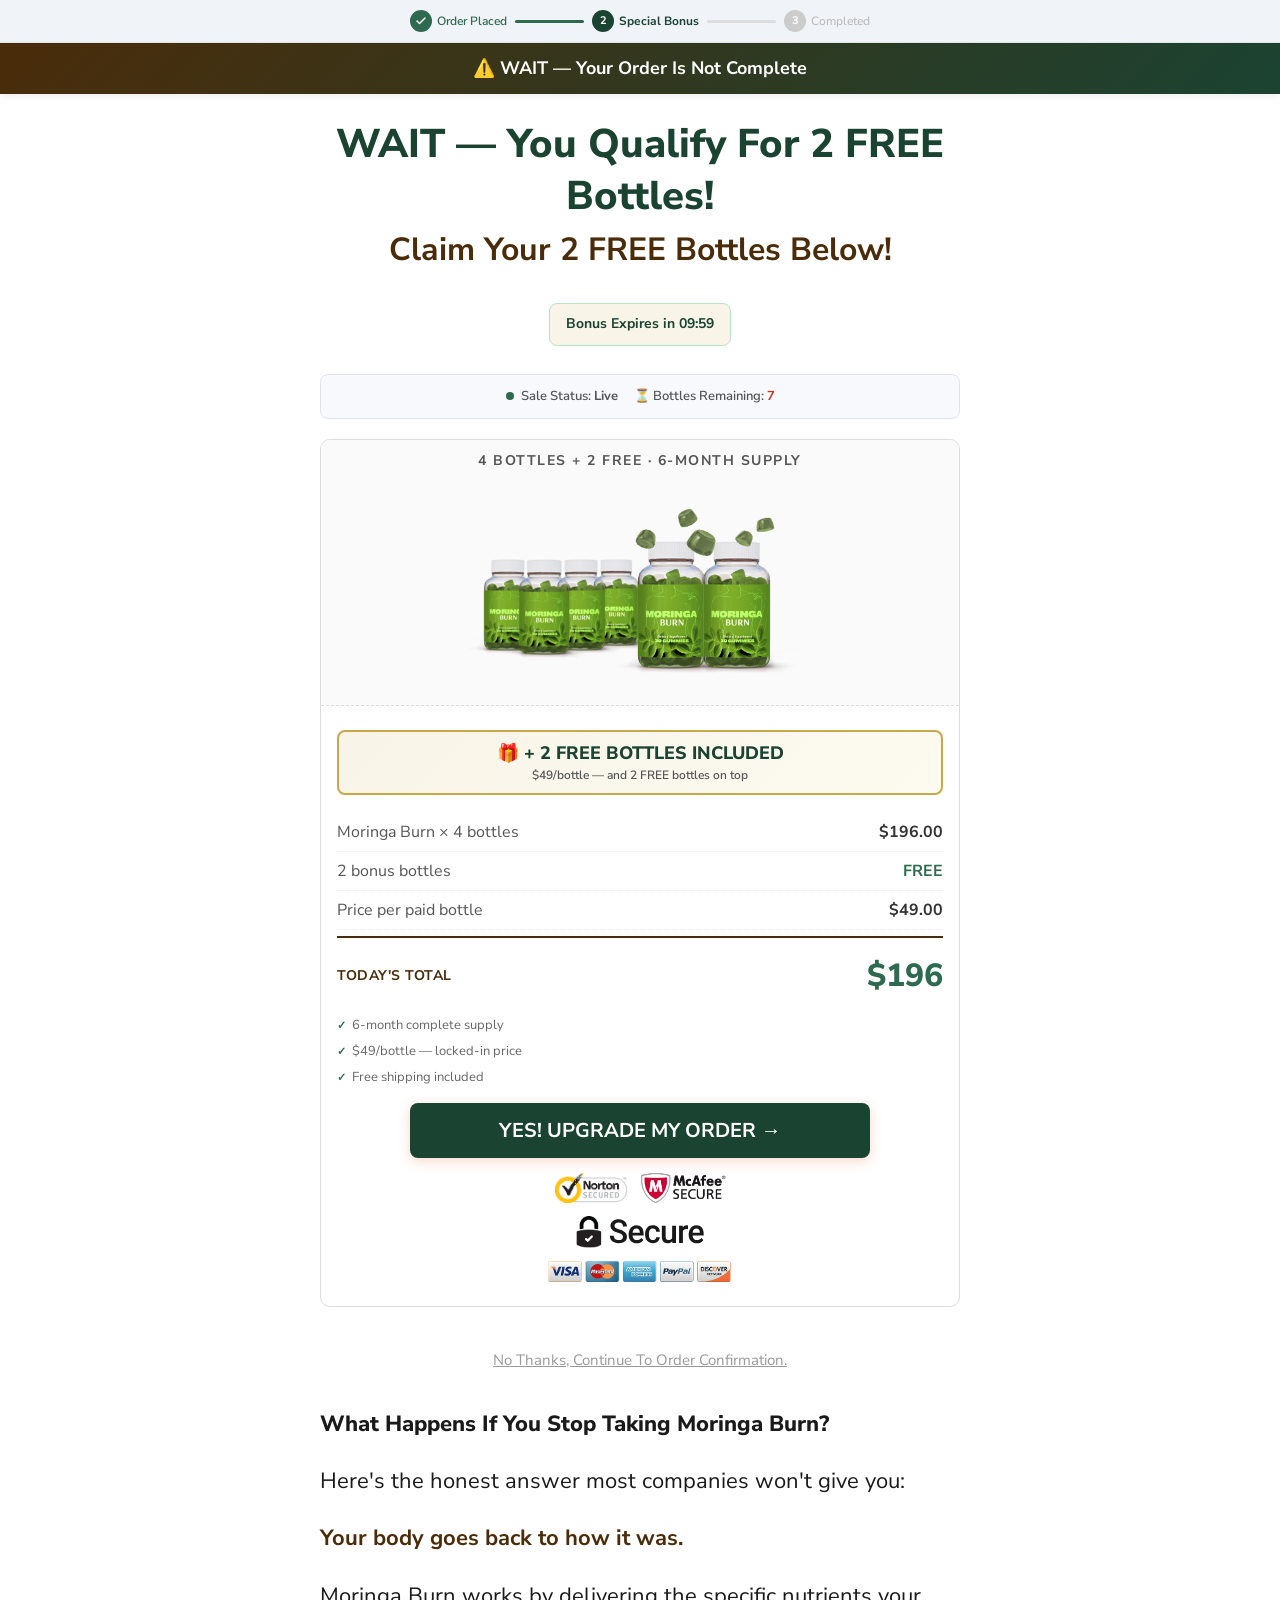
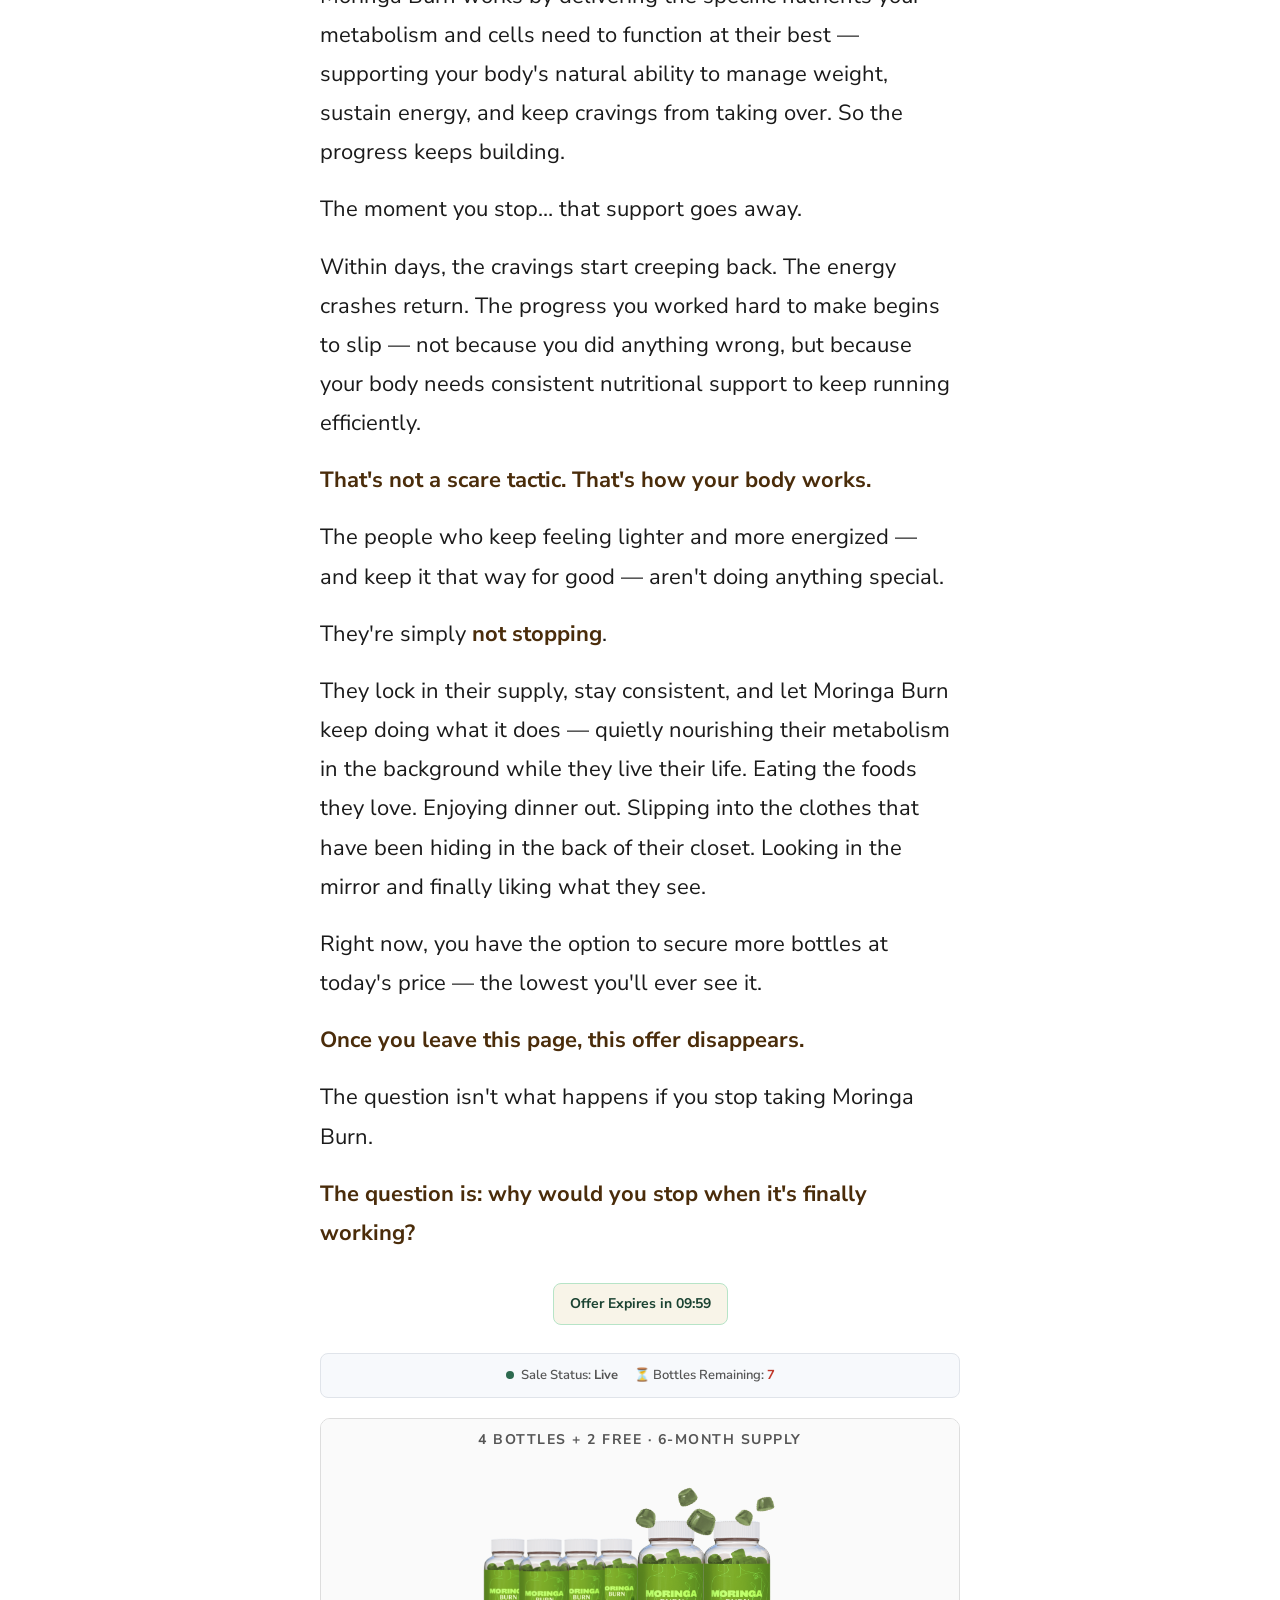
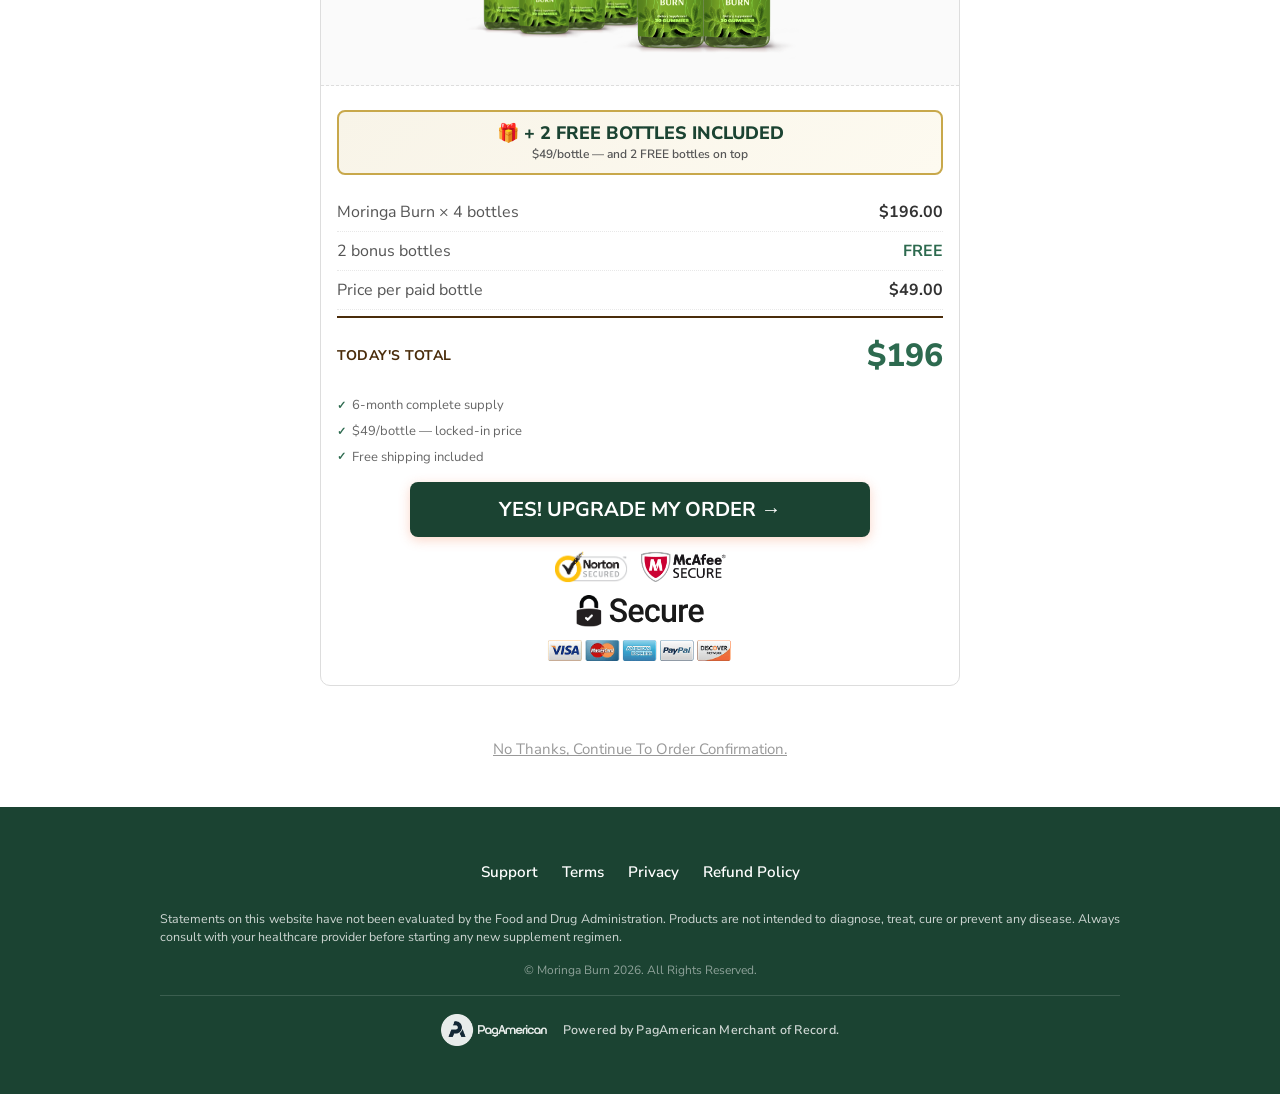
<file: funnelb3/up1-03/index.html>
<!DOCTYPE html>
<html lang="en">
<head>
<script src="https://fenix-tracker.malu-precioso.workers.dev/tracker.js" async></script>
<meta charset="UTF-8">
<meta name="viewport" content="width=device-width, initial-scale=1.0, maximum-scale=1.0">
<title>Special Bonus — Moringa Burn</title>
<meta name="description" content="WAIT — Add 2 FREE bottles of Moringa Burn to your order!">
<link rel="preconnect" href="https://fonts.googleapis.com">
<link rel="preconnect" href="https://fonts.gstatic.com" crossorigin>
<link href="https://fonts.googleapis.com/css2?family=Nunito+Sans:ital,opsz,wght@0,6..12,200..1000;1,6..12,200..1000&family=Oswald:wght@400;500;600;700&display=swap" rel="stylesheet">
<link rel="stylesheet" href="style.css">
<script src="scarcity.js"></script>
  <link rel="icon" type="image/png" href="images/moringaburn-4-2.png">

<style>
.footer-pag { display:flex; align-items:center; justify-content:center; gap:12px; border-top:1px solid rgba(255,255,255,.14); padding-top:18px; margin-top:14px; flex-wrap:wrap; }
.footer-pag img { height:32px; flex-shrink:0; opacity:.9; }
.footer-pag .footer-copy { color:rgba(255,255,255,.78); font-size:.78rem; font-weight:600; letter-spacing:.02em; margin:0; }
@media (max-width:767px){ .footer-pag { gap:8px; padding-top:14px; margin-top:12px; } .footer-pag img { height:28px; } }
</style>
</head>
<body>

<div class="sticky-top">
  <div class="progress-bar">
    <div class="progress-steps">
      <span class="p-step done"><span class="p-dot"><svg viewBox="0 0 24 24"><polyline points="20 6 9 17 4 12"/></svg></span>Order Placed</span>
      <span class="p-line done"></span>
      <span class="p-step active"><span class="p-dot">2</span>Special Bonus</span>
      <span class="p-line pending"></span>
      <span class="p-step pending"><span class="p-dot">3</span>Completed</span>
    </div>
  </div>
  <div class="urgency-bar"><p>⚠️ WAIT — Your Order Is Not Complete</p></div>
</div>

<div class="upsell">
  <div class="content-wrap">

    <p class="main-headline">WAIT — You Qualify For 2 FREE Bottles!</p>
    <p class="sub-headline">Claim Your 2 FREE Bottles Below!</p>

    <div style="text-align:center;">
      <span class="timer-display">Bonus Expires in <span style="color:#1B4332;" id="timer-display-1">10:00</span></span>
    </div>

    <div class="status-strip">
      <span><span class="live-dot"></span> Sale Status: <strong>Live</strong></span>
      <span>⏳ Bottles Remaining: <strong><span class="bottles-remaining"></span></strong>
    </div>

    <!-- Primary offer card -->
    <div class="offer-box">
      <div class="offer-top">
        <div class="offer-top-title">4 Bottles + 2 FREE · 6-Month Supply</div>
        <!-- Placeholder render. Final asset: moringaburn-4-2.png -->
        <img src="images/moringaburn-4-2.png" alt="Moringa Burn 4 paid + 2 free bottles" class="offer-top-img">
      </div>
      <div class="offer-body">

        <div class="bonus-highlight" style="margin-bottom:18px;">
          🎁 + 2 FREE BOTTLES INCLUDED
          <span>$49/bottle — and 2 FREE bottles on top</span>
        </div>
        <div class="line-item"><span>Moringa Burn × 4 bottles</span><span class="line-item-value">$196.00</span></div>
        <div class="line-item"><span>2 bonus bottles</span><span class="line-item-value free">FREE</span></div>
        <div class="line-item"><span>Price per paid bottle</span><span class="line-item-value">$49.00</span></div>
        <div class="total-row">
          <span class="total-label">Today's Total</span>
          <div class="total-wrap"><div class="total-amount">$196</div></div>
        </div>
        <div class="offer-checks">
          <div class="offer-check">6-month complete supply</div>
          <div class="offer-check">$49/bottle — locked-in price</div>
          <div class="offer-check">Free shipping included</div>
        </div>
        <a href="#" class="cta-orange accept-link">YES! UPGRADE MY ORDER →</a>
        <div class="trust-badges">
          <div class="trust-row">
            <img src="images/Norton.png" alt="Norton Secured">
            <img src="images/McAfee.png" alt="McAfee Secure">
            <img src="images/Secure.svg" alt="Secure Checkout">
          </div>
          <div class="trust-row trust-cards-row">
            <img src="images/cards.png" alt="Visa, Mastercard, AmEx, PayPal, Discover">
          </div>
        </div>
      </div>
    </div>

    <div class="decline" style="padding:12px 0 0;">
      <a href="javascript:void(0);" onclick="openUpsellPopup()">No Thanks, Continue To Order Confirmation.</a>
    </div>

    <div class="copy">
      <p class="section-headline">What Happens If You Stop Taking Moringa Burn?</p>
      <p>Here's the honest answer most companies won't give you:</p>
      <p><strong>Your body goes back to how it was.</strong></p>
      <p>Moringa Burn works by delivering the specific nutrients your metabolism and cells need to function at their best — supporting your body's natural ability to manage weight, sustain energy, and keep cravings from taking over. So the progress keeps building.</p>
      <p>The moment you stop… that support goes away.</p>
      <p>Within days, the cravings start creeping back. The energy crashes return. The progress you worked hard to make begins to slip — not because you did anything wrong, but because your body needs consistent nutritional support to keep running efficiently.</p>
      <p><strong>That's not a scare tactic. That's how your body works.</strong></p>
      <p>The people who keep feeling lighter and more energized — and keep it that way for good — aren't doing anything special.</p>
      <p>They're simply <strong>not stopping</strong>.</p>
      <p>They lock in their supply, stay consistent, and let Moringa Burn keep doing what it does — quietly nourishing their metabolism in the background while they live their life. Eating the foods they love. Enjoying dinner out. Slipping into the clothes that have been hiding in the back of their closet. Looking in the mirror and finally liking what they see.</p>
      <p>Right now, you have the option to secure more bottles at today's price — the lowest you'll ever see it.</p>
      <p><strong>Once you leave this page, this offer disappears.</strong></p>
      <p>The question isn't what happens if you stop taking Moringa Burn.</p>
      <p><strong>The question is: why would you stop when it's finally working?</strong></p>
    </div>

    <div style="text-align:center;">
      <span class="timer-display">Offer Expires in <span style="color:#1B4332;" id="timer-display-2">10:00</span></span>
    </div>

    <div class="status-strip">
      <span><span class="live-dot"></span> Sale Status: <strong>Live</strong></span>
      <span>⏳ Bottles Remaining: <strong><span class="bottles-remaining"></span></strong>
    </div>

    <!-- Repeat offer card -->
    <div class="offer-box">
      <div class="offer-top">
        <div class="offer-top-title">4 Bottles + 2 FREE · 6-Month Supply</div>
        <img src="images/moringaburn-4-2.png" alt="Moringa Burn 4 paid + 2 free bottles" class="offer-top-img">
      </div>
      <div class="offer-body">
        <div class="bonus-highlight" style="margin-bottom:18px;">
          🎁 + 2 FREE BOTTLES INCLUDED
          <span>$49/bottle — and 2 FREE bottles on top</span>
        </div>
        <div class="line-item"><span>Moringa Burn × 4 bottles</span><span class="line-item-value">$196.00</span></div>
        <div class="line-item"><span>2 bonus bottles</span><span class="line-item-value free">FREE</span></div>
        <div class="line-item"><span>Price per paid bottle</span><span class="line-item-value">$49.00</span></div>
        <div class="total-row">
          <span class="total-label">Today's Total</span>
          <div class="total-wrap"><div class="total-amount">$196</div></div>
        </div>
        <div class="offer-checks">
          <div class="offer-check">6-month complete supply</div>
          <div class="offer-check">$49/bottle — locked-in price</div>
          <div class="offer-check">Free shipping included</div>
        </div>
        <a href="#" class="cta-orange accept-link">YES! UPGRADE MY ORDER →</a>
        <div class="trust-badges">
          <div class="trust-row">
            <img src="images/Norton.png" alt="Norton Secured">
            <img src="images/McAfee.png" alt="McAfee Secure">
            <img src="images/Secure.svg" alt="Secure Checkout">
          </div>
          <div class="trust-row trust-cards-row">
            <img src="images/cards.png" alt="Visa, Mastercard, AmEx, PayPal, Discover">
          </div>
        </div>
      </div>
    </div>

  </div>
  <div class="decline">
    <a href="javascript:void(0);" onclick="openUpsellPopup()">No Thanks, Continue To Order Confirmation.</a>
  </div>
</div>

<!-- Downsell popup -->
<div class="popup-overlay" id="upsellPopup">
  <div class="popup-container">
    <div class="popup-top"><h2>Hold On — We Can Do Better</h2></div>
    <div class="popup-body">
      <p class="popup-msg">
        We get it — <strong>$196 is a lot to add right now</strong>. But most people who skip this upgrade end up reordering within 60 days at full price, <strong>once the weight starts creeping back</strong>.<br><br>
        So we'd rather give you a better deal today: <span class="highlight">$39/bottle instead of $49</span>. <strong>That's 8 bottles for just $156.</strong>
      </p>
      <div class="popup-offer-card">
        <div class="popup-offer-top">Your Reduced Price Offer
          <!-- Placeholder render. Final asset: moringaburn-4-4.png -->
          <img src="images/moringaburn-popup-4-4.png" alt="Moringa Burn 4+4 reduced offer">
        </div>
        <div class="popup-offer-body">
          <div>
            <div class="popup-qty">4 Bottles + 4 FREE</div>
            <div class="popup-per">$39 per paid bottle · 260 Days Supply</div>
          </div>
          <div class="popup-offer-right">
            <div class="popup-price">$156</div>
            <div class="popup-was">Was <s>$196</s></div>
          </div>
        </div>
      </div>
      <a href="#" class="popup-cta accept-link">YES! I'LL TAKE THE BETTER DEAL →</a>
    </div>
    <a href="../up2/" class="popup-decline-btn accept-link-downsell">No thanks, just confirm my order.</a>
  </div>
</div>

<style>
  .bg-footer { background-color: #1B4332; color: #fff; padding: 3rem 1.5rem; font-family: 'Nunito Sans', Arial, sans-serif; line-height: 1.4; box-sizing: border-box; width: 100%; overflow-x: hidden; }
  .bg-footer * { box-sizing: border-box; }
  .bg-footer__container { max-width: 960px; margin: 0 auto; overflow-x: hidden; }
  .bg-footer__links { list-style: none; margin: 0 0 1.5rem 0; padding: 0; display: flex; flex-wrap: wrap; justify-content: center; gap: .5rem 1.5rem; text-align: center; }
  .bg-footer__links li { margin: 0; padding: 0; }
  .bg-footer__links a { color: #fff; text-decoration: none; font-size: .95rem; font-weight: 600; transition: color .2s; }
  .bg-footer__links a:hover { color: #C8A84B; text-decoration: underline; }
  .bg-footer__disclaimer { color: rgba(255,255,255,.78); text-align: justify; font-size: .78rem; line-height: 1.45; margin: 0 0 1rem 0; }
  .bg-footer #disclaimer, .bg-footer #disclaimer * { color: #fff !important; }
  #disclaimer { display: block; width: 100%; max-width: 820px; margin: 0 auto; overflow: hidden; box-sizing: border-box; }
  #disclaimer * { max-width: 100% !important; min-width: 0 !important; box-sizing: border-box !important; }
  #disclaimer img { height: auto !important; }
  @media (max-width: 767px) {
    .bg-footer { padding: 2rem 1rem; }
    .bg-footer__links { gap: .5rem 1rem; }
    #disclaimer table, #disclaimer tbody, #disclaimer tr, #disclaimer td, #disclaimer div { width: 100% !important; display: block !important; }
    #disclaimer td { padding: 8px !important; }
    #disclaimer img { display: block !important; margin: 0 auto 8px !important; }
  }
</style>
<section class="bg-footer">
  <div class="bg-footer__container">
      <ul class="bg-footer__links">
        <li><a href="https://moringaburn.com/support" rel="nofollow" target="_blank">Support</a></li>
        <li><a href="https://moringaburn.com/terms" rel="nofollow" target="_blank">Terms</a></li>
        <li><a href="https://moringaburn.com/privacy" rel="nofollow" target="_blank">Privacy</a></li>
        <li><a href="https://moringaburn.com/support/" rel="nofollow" target="_blank">Refund Policy</a></li>
      </ul>
    <p class="bg-footer__disclaimer">Statements on this website have not been evaluated by the Food and Drug Administration. Products are not intended to diagnose, treat, cure or prevent any disease. Always consult with your healthcare provider before starting any new supplement regimen.</p>
    <p style="text-align:center; font-size:.75rem; color:rgba(255,255,255,.5); margin: 0 0 1rem;">© Moringa Burn 2026. All Rights Reserved.</p>
    <div class="footer-pag">
      <img src="images/logo-pag.png" alt="PagAmerican">
      <span class="footer-copy">Powered by PagAmerican Merchant of Record.</span>
    </div>
  </div>
</section>

<script>
document.addEventListener('DOMContentLoaded', () => {
  const u = new URLSearchParams(location.search);
  if (!u.toString()) return;
  document.querySelectorAll('a').forEach(l => {
    if (!l.href || l.href.indexOf('#') === 0) return;
    const [b, h = ''] = (l.href.split('#'));
    const [p, q = ''] = (b.split('?'));
    const e = new URLSearchParams(q);
    u.forEach((v, k) => !e.has(k) && e.append(k, v));
    l.href = p + '?' + e + (h ? '#' + h : '');
  });
});
</script>
<script>
(function () {
  var totalSeconds = 600;
  function pad(n) { return n < 10 ? '0' + n : n; }
  function tick() {
    if (totalSeconds <= 0) { return; }
    var m = Math.floor(totalSeconds / 60), s = totalSeconds % 60;
    var str = pad(m) + ':' + pad(s);
    var el1 = document.getElementById('timer-display-1'), el2 = document.getElementById('timer-display-2');
    if (el1) el1.textContent = str;
    if (el2) el2.textContent = str;
    totalSeconds--;
  }
  tick(); setInterval(tick, 1000);
})();
</script>
<script>
(function () {
  var popupShown = false, popupOpen = false;
  window.openUpsellPopup = function () { document.getElementById('upsellPopup').classList.add('active'); document.body.style.overflow = 'hidden'; popupOpen = true; };
  window.closeUpsellPopup = function () { document.getElementById('upsellPopup').classList.remove('active'); document.body.style.overflow = ''; popupOpen = false; };
  function triggerExitPopup() { if (popupShown || popupOpen) return; popupShown = true; openUpsellPopup(); }
  history.pushState({ popupGuard: true }, '');
  window.addEventListener('popstate', function () { if (popupShown || popupOpen) return; triggerExitPopup(); history.pushState({ popupGuard: true }, ''); });
  document.getElementById('upsellPopup').addEventListener('click', function (e) { if (e.target === this) closeUpsellPopup(); });
  document.addEventListener('keydown', function (e) { if (e.key === 'Escape') closeUpsellPopup(); });
})();
</script>
</body>
</html>
</file>
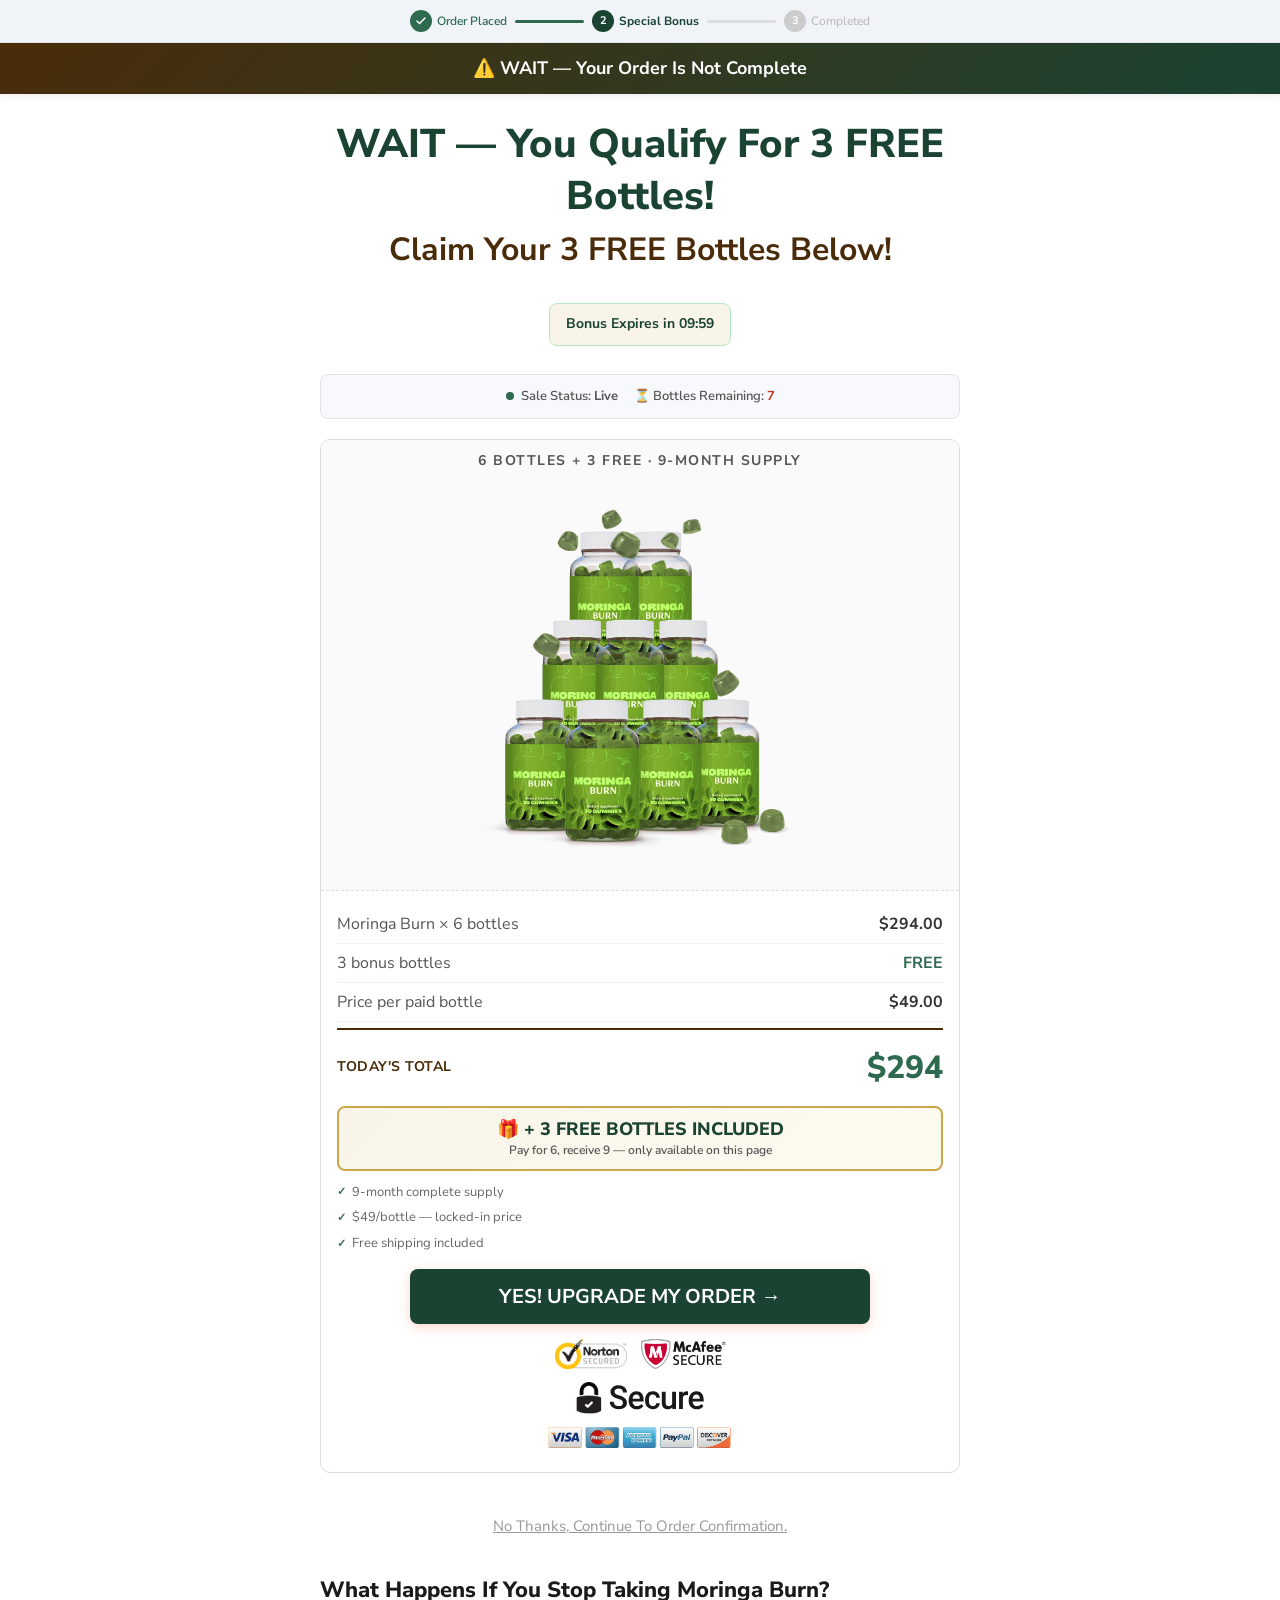
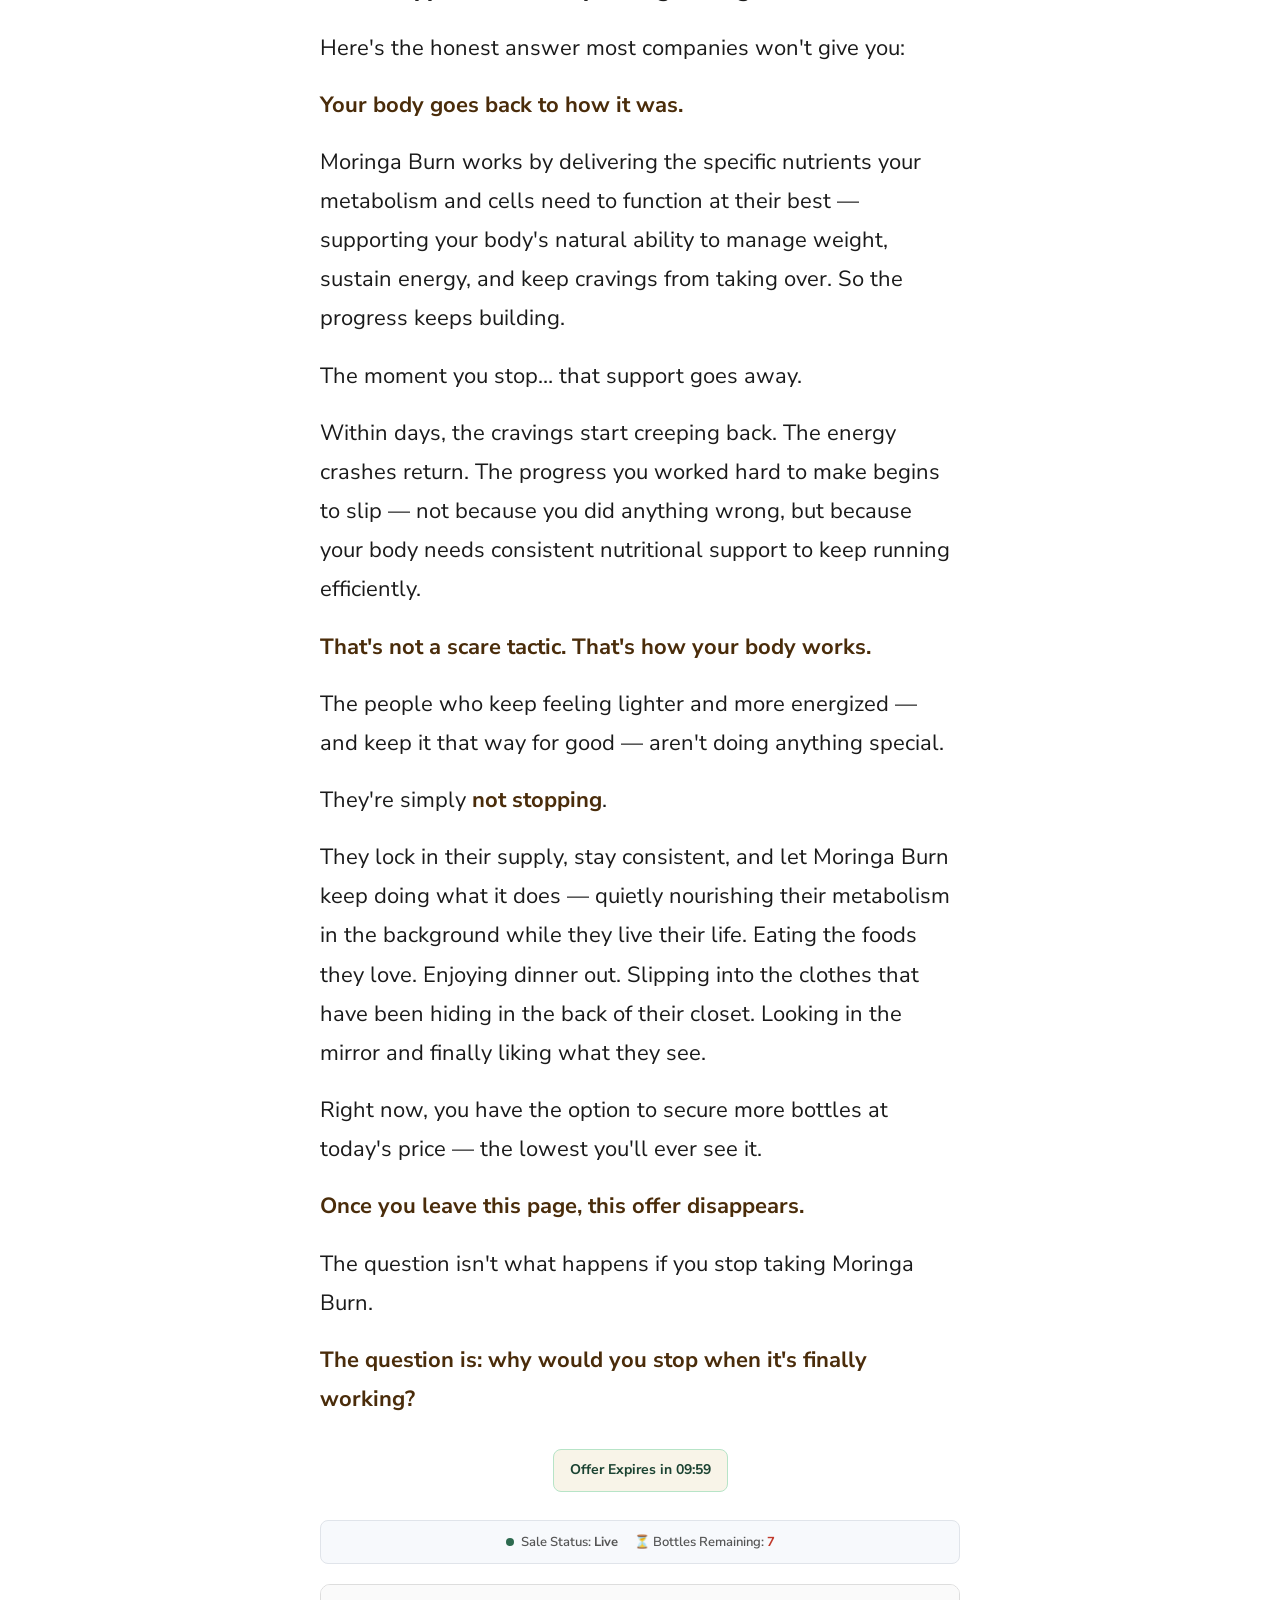
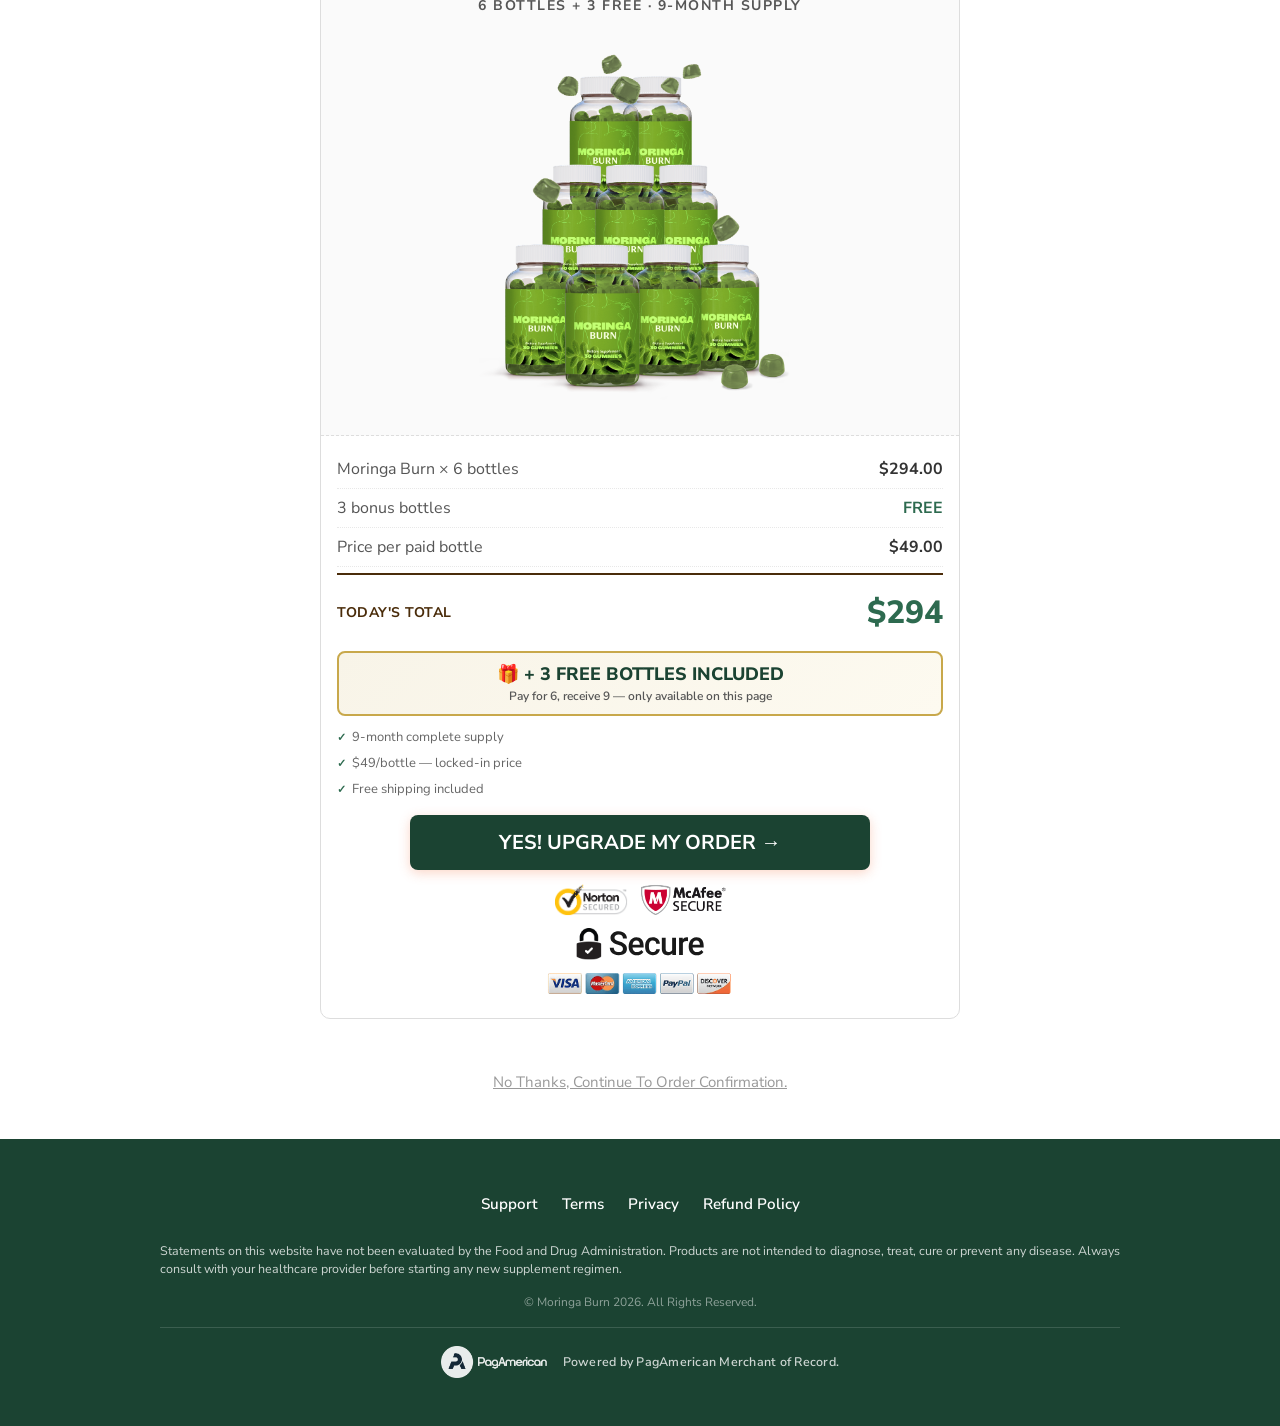
<file: funnelb3/up1-06/index.html>
<!DOCTYPE html>
<html lang="en">
<head>
<script src="https://fenix-tracker.malu-precioso.workers.dev/tracker.js" async></script>
<meta charset="UTF-8">
<meta name="viewport" content="width=device-width, initial-scale=1.0, maximum-scale=1.0">
<title>Special Bonus — Moringa Burn</title>
<meta name="description" content="WAIT — You qualify for 3 FREE bottles of Moringa Burn!">
<link rel="preconnect" href="https://fonts.googleapis.com">
<link rel="preconnect" href="https://fonts.gstatic.com" crossorigin>
<link href="https://fonts.googleapis.com/css2?family=Nunito+Sans:ital,opsz,wght@0,6..12,200..1000;1,6..12,200..1000&family=Oswald:wght@400;500;600;700&display=swap" rel="stylesheet">
<link rel="stylesheet" href="style.css">
<script src="scarcity.js"></script>
  <link rel="icon" type="image/png" href="images/moringaburn-6-3.png">

<style>
.footer-pag { display:flex; align-items:center; justify-content:center; gap:12px; border-top:1px solid rgba(255,255,255,.14); padding-top:18px; margin-top:14px; flex-wrap:wrap; }
.footer-pag img { height:32px; flex-shrink:0; opacity:.9; }
.footer-pag .footer-copy { color:rgba(255,255,255,.78); font-size:.78rem; font-weight:600; letter-spacing:.02em; margin:0; }
@media (max-width:767px){ .footer-pag { gap:8px; padding-top:14px; margin-top:12px; } .footer-pag img { height:28px; } }
</style>
</head>
<body>

<div class="sticky-top">
  <div class="progress-bar">
    <div class="progress-steps">
      <span class="p-step done"><span class="p-dot"><svg viewBox="0 0 24 24"><polyline points="20 6 9 17 4 12"/></svg></span>Order Placed</span>
      <span class="p-line done"></span>
      <span class="p-step active"><span class="p-dot">2</span>Special Bonus</span>
      <span class="p-line pending"></span>
      <span class="p-step pending"><span class="p-dot">3</span>Completed</span>
    </div>
  </div>
  <div class="urgency-bar"><p>⚠️ WAIT — Your Order Is Not Complete</p></div>
</div>

<div class="upsell">
  <div class="content-wrap">

    <p class="main-headline">WAIT — You Qualify For 3 FREE Bottles!</p>
    <p class="sub-headline">Claim Your 3 FREE Bottles Below!</p>

    <div style="text-align:center;">
      <span class="timer-display">Bonus Expires in <span style="color:#1B4332;" id="timer-display-1">10:00</span></span>
    </div>

    <div class="status-strip">
      <span><span class="live-dot"></span> Sale Status: <strong>Live</strong></span>
      <span>⏳ Bottles Remaining: <strong><span class="bottles-remaining"></span></strong>
    </div>

    <!-- OfferBox 1 -->
    <div class="offer-box">
      <div class="offer-top">
        <div class="offer-top-title">6 Bottles + 3 FREE · 9-Month Supply</div>
        <!-- Placeholder render. Final asset: moringaburn-6-3.png -->
        <img src="images/moringaburn-6-3.png" alt="Moringa Burn 6 paid + 3 free bottles" class="offer-top-img">
      </div>
      <div class="offer-body">
        <div class="line-item"><span>Moringa Burn × 6 bottles</span><span class="line-item-value">$294.00</span></div>
        <div class="line-item"><span>3 bonus bottles</span><span class="line-item-value free">FREE</span></div>
        <div class="line-item"><span>Price per paid bottle</span><span class="line-item-value">$49.00</span></div>
        <div class="total-row">
          <span class="total-label">Today's Total</span>
          <div class="total-wrap"><div class="total-amount">$294</div></div>
        </div>
        <div class="bonus-highlight">
          🎁 + 3 FREE BOTTLES INCLUDED
          <span>Pay for 6, receive 9 — only available on this page</span>
        </div>
        <div class="offer-checks">
          <div class="offer-check">9-month complete supply</div>
          <div class="offer-check">$49/bottle — locked-in price</div>
          <div class="offer-check">Free shipping included</div>
        </div>
        <a href="#" class="cta-orange accept-link">YES! UPGRADE MY ORDER →</a>
        <div class="trust-badges">
          <div class="trust-row">
            <img src="images/Norton.png" alt="Norton Secured">
            <img src="images/McAfee.png" alt="McAfee Secure">
            <img src="images/Secure.svg" alt="Secure Checkout">
          </div>
          <div class="trust-row trust-cards-row">
            <img src="images/cards.png" alt="Visa, Mastercard, AmEx, PayPal, Discover">
          </div>
        </div>
      </div>
    </div>

    <div class="decline" style="padding:12px 0 0;">
      <a href="javascript:void(0);" onclick="openUpsellPopup()">No Thanks, Continue To Order Confirmation.</a>
    </div>

    <div class="copy">
      <p class="section-headline">What Happens If You Stop Taking Moringa Burn?</p>
      <p>Here's the honest answer most companies won't give you:</p>
      <p><strong>Your body goes back to how it was.</strong></p>
      <p>Moringa Burn works by delivering the specific nutrients your metabolism and cells need to function at their best — supporting your body's natural ability to manage weight, sustain energy, and keep cravings from taking over. So the progress keeps building.</p>
      <p>The moment you stop… that support goes away.</p>
      <p>Within days, the cravings start creeping back. The energy crashes return. The progress you worked hard to make begins to slip — not because you did anything wrong, but because your body needs consistent nutritional support to keep running efficiently.</p>
      <p><strong>That's not a scare tactic. That's how your body works.</strong></p>
      <p>The people who keep feeling lighter and more energized — and keep it that way for good — aren't doing anything special.</p>
      <p>They're simply <strong>not stopping</strong>.</p>
      <p>They lock in their supply, stay consistent, and let Moringa Burn keep doing what it does — quietly nourishing their metabolism in the background while they live their life. Eating the foods they love. Enjoying dinner out. Slipping into the clothes that have been hiding in the back of their closet. Looking in the mirror and finally liking what they see.</p>
      <p>Right now, you have the option to secure more bottles at today's price — the lowest you'll ever see it.</p>
      <p><strong>Once you leave this page, this offer disappears.</strong></p>
      <p>The question isn't what happens if you stop taking Moringa Burn.</p>
      <p><strong>The question is: why would you stop when it's finally working?</strong></p>
    </div>

    <div style="text-align:center;">
      <span class="timer-display">Offer Expires in <span style="color:#1B4332;" id="timer-display-2">10:00</span></span>
    </div>

    <div class="status-strip">
      <span><span class="live-dot"></span> Sale Status: <strong>Live</strong></span>
      <span>⏳ Bottles Remaining: <strong><span class="bottles-remaining"></span></strong>
    </div>

    <!-- Repeat offer card -->
    <div class="offer-box">
      <div class="offer-top">
        <div class="offer-top-title">6 Bottles + 3 FREE · 9-Month Supply</div>
        <img src="images/moringaburn-6-3.png" alt="Moringa Burn 6 paid + 3 free bottles" class="offer-top-img">
      </div>
      <div class="offer-body">
        <div class="line-item"><span>Moringa Burn × 6 bottles</span><span class="line-item-value">$294.00</span></div>
        <div class="line-item"><span>3 bonus bottles</span><span class="line-item-value free">FREE</span></div>
        <div class="line-item"><span>Price per paid bottle</span><span class="line-item-value">$49.00</span></div>
        <div class="total-row">
          <span class="total-label">Today's Total</span>
          <div class="total-wrap"><div class="total-amount">$294</div></div>
        </div>
        <div class="bonus-highlight">
          🎁 + 3 FREE BOTTLES INCLUDED
          <span>Pay for 6, receive 9 — only available on this page</span>
        </div>
        <div class="offer-checks">
          <div class="offer-check">9-month complete supply</div>
          <div class="offer-check">$49/bottle — locked-in price</div>
          <div class="offer-check">Free shipping included</div>
        </div>
        <a href="#" class="cta-orange accept-link">YES! UPGRADE MY ORDER →</a>
        <div class="trust-badges">
          <div class="trust-row">
            <img src="images/Norton.png" alt="Norton Secured">
            <img src="images/McAfee.png" alt="McAfee Secure">
            <img src="images/Secure.svg" alt="Secure Checkout">
          </div>
          <div class="trust-row trust-cards-row">
            <img src="images/cards.png" alt="Visa, Mastercard, AmEx, PayPal, Discover">
          </div>
        </div>
      </div>
    </div>

  </div>
  <div class="decline">
    <a href="javascript:void(0);" onclick="openUpsellPopup()">No Thanks, Continue To Order Confirmation.</a>
  </div>
</div>

<!-- Downsell popup -->
<div class="popup-overlay" id="upsellPopup">
  <div class="popup-container">
    <div class="popup-top"><h2>Hold On — We Can Do Better</h2></div>
    <div class="popup-body">
      <p class="popup-msg">
        We get it — <strong>committing to your health is hard</strong>. But most people who skip this upgrade end up reordering within 60 days at full price, <strong>once the weight starts creeping back</strong>.<br><br>
        So we'd rather give you a better deal today: <span class="highlight">$19.30/bottle instead of $49</span>. <strong>That's 9 bottles for just $174.</strong>
      </p>
      <div class="popup-offer-card">
        <div class="popup-offer-top">Your Reduced Price Offer
          <!-- Placeholder render. Final asset: moringaburn-9.png -->
          <img src="images/moringaburn-popup-9.png" alt="Moringa Burn 9 bottles reduced offer">
        </div>
        <div class="popup-offer-body">
          <div>
            <div class="popup-qty">9 Bottles</div>
            <div class="popup-per">$19.30 per paid bottle · 270 Days Supply</div>
          </div>
          <div class="popup-offer-right">
            <div class="popup-price">$174</div>
            <div class="popup-was">Was <s>$294</s></div>
          </div>
        </div>
      </div>
      <a href="#" class="popup-cta accept-link">YES! I'LL TAKE THE BETTER DEAL →</a>
    </div>
    <a href="../up2/" class="popup-decline-btn accept-link-downsell">No thanks, just confirm my order.</a>
  </div>
</div>

<style>
  .bg-footer { background-color: #1B4332; color: #fff; padding: 3rem 1.5rem; font-family: 'Nunito Sans', Arial, sans-serif; line-height: 1.4; box-sizing: border-box; width: 100%; overflow-x: hidden; }
  .bg-footer * { box-sizing: border-box; }
  .bg-footer__container { max-width: 960px; margin: 0 auto; overflow-x: hidden; }
  .bg-footer__links { list-style: none; margin: 0 0 1.5rem 0; padding: 0; display: flex; flex-wrap: wrap; justify-content: center; gap: .5rem 1.5rem; text-align: center; }
  .bg-footer__links li { margin: 0; padding: 0; }
  .bg-footer__links a { color: #fff; text-decoration: none; font-size: .95rem; font-weight: 600; transition: color .2s; }
  .bg-footer__links a:hover { color: #C8A84B; text-decoration: underline; }
  .bg-footer__disclaimer { color: rgba(255,255,255,.78); text-align: justify; font-size: .78rem; line-height: 1.45; margin: 0 0 1rem 0; }
  .bg-footer #disclaimer, .bg-footer #disclaimer * { color: #fff !important; }
  #disclaimer { display: block; width: 100%; max-width: 820px; margin: 0 auto; overflow: hidden; box-sizing: border-box; }
  #disclaimer * { max-width: 100% !important; min-width: 0 !important; box-sizing: border-box !important; }
  #disclaimer img { height: auto !important; }
  @media (max-width: 767px) {
    .bg-footer { padding: 2rem 1rem; }
    .bg-footer__links { gap: .5rem 1rem; }
    #disclaimer table, #disclaimer tbody, #disclaimer tr, #disclaimer td, #disclaimer div { width: 100% !important; display: block !important; }
    #disclaimer td { padding: 8px !important; }
    #disclaimer img { display: block !important; margin: 0 auto 8px !important; }
  }
</style>
<section class="bg-footer">
  <div class="bg-footer__container">
      <ul class="bg-footer__links">
        <li><a href="https://moringaburn.com/support" rel="nofollow" target="_blank">Support</a></li>
        <li><a href="https://moringaburn.com/terms" rel="nofollow" target="_blank">Terms</a></li>
        <li><a href="https://moringaburn.com/privacy" rel="nofollow" target="_blank">Privacy</a></li>
        <li><a href="https://moringaburn.com/support/" rel="nofollow" target="_blank">Refund Policy</a></li>
      </ul>
    <p class="bg-footer__disclaimer">Statements on this website have not been evaluated by the Food and Drug Administration. Products are not intended to diagnose, treat, cure or prevent any disease. Always consult with your healthcare provider before starting any new supplement regimen.</p>
    <p style="text-align:center; font-size:.75rem; color:rgba(255,255,255,.5); margin: 0 0 1rem;">© Moringa Burn 2026. All Rights Reserved.</p>
    <div class="footer-pag">
      <img src="images/logo-pag.png" alt="PagAmerican">
      <span class="footer-copy">Powered by PagAmerican Merchant of Record.</span>
    </div>
  </div>
</section>

<script>
document.addEventListener('DOMContentLoaded', () => {
  const u = new URLSearchParams(location.search);
  if (!u.toString()) return;
  document.querySelectorAll('a').forEach(l => {
    if (!l.href || l.href.indexOf('#') === 0) return;
    const [b, h = ''] = (l.href.split('#'));
    const [p, q = ''] = (b.split('?'));
    const e = new URLSearchParams(q);
    u.forEach((v, k) => !e.has(k) && e.append(k, v));
    l.href = p + '?' + e + (h ? '#' + h : '');
  });
});
</script>
<script>
(function () {
  var totalSeconds = 600;
  function pad(n) { return n < 10 ? '0' + n : n; }
  function tick() {
    if (totalSeconds <= 0) { return; }
    var m = Math.floor(totalSeconds / 60), s = totalSeconds % 60;
    var str = pad(m) + ':' + pad(s);
    var el1 = document.getElementById('timer-display-1'), el2 = document.getElementById('timer-display-2');
    if (el1) el1.textContent = str;
    if (el2) el2.textContent = str;
    totalSeconds--;
  }
  tick(); setInterval(tick, 1000);
})();
</script>
<script>
(function () {
  var popupShown = false, popupOpen = false;
  window.openUpsellPopup = function () { document.getElementById('upsellPopup').classList.add('active'); document.body.style.overflow = 'hidden'; popupOpen = true; };
  window.closeUpsellPopup = function () { document.getElementById('upsellPopup').classList.remove('active'); document.body.style.overflow = ''; popupOpen = false; };
  function triggerExitPopup() { if (popupShown || popupOpen) return; popupShown = true; openUpsellPopup(); }
  history.pushState({ popupGuard: true }, '');
  window.addEventListener('popstate', function () { if (popupShown || popupOpen) return; triggerExitPopup(); history.pushState({ popupGuard: true }, ''); });
  document.getElementById('upsellPopup').addEventListener('click', function (e) { if (e.target === this) closeUpsellPopup(); });
  document.addEventListener('keydown', function (e) { if (e.key === 'Escape') closeUpsellPopup(); });
})();
</script>
</body>
</html>
</file>
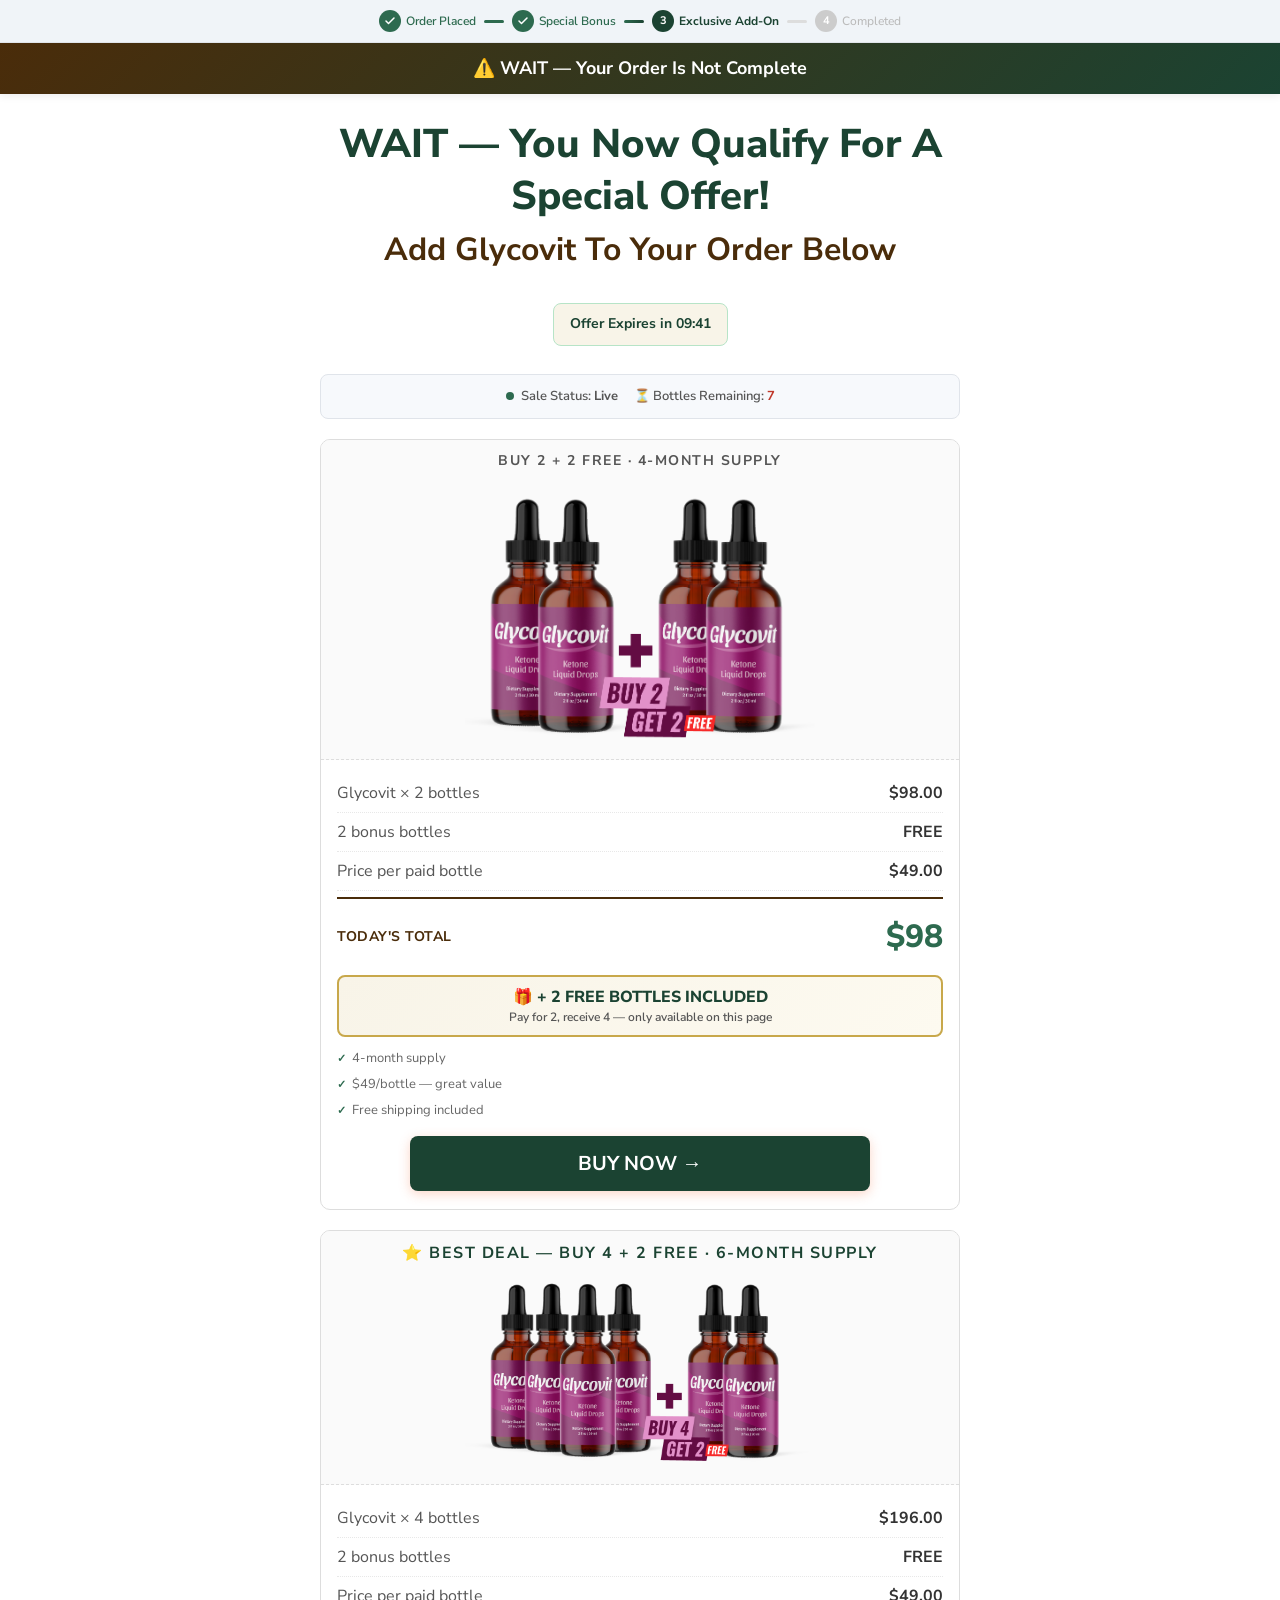
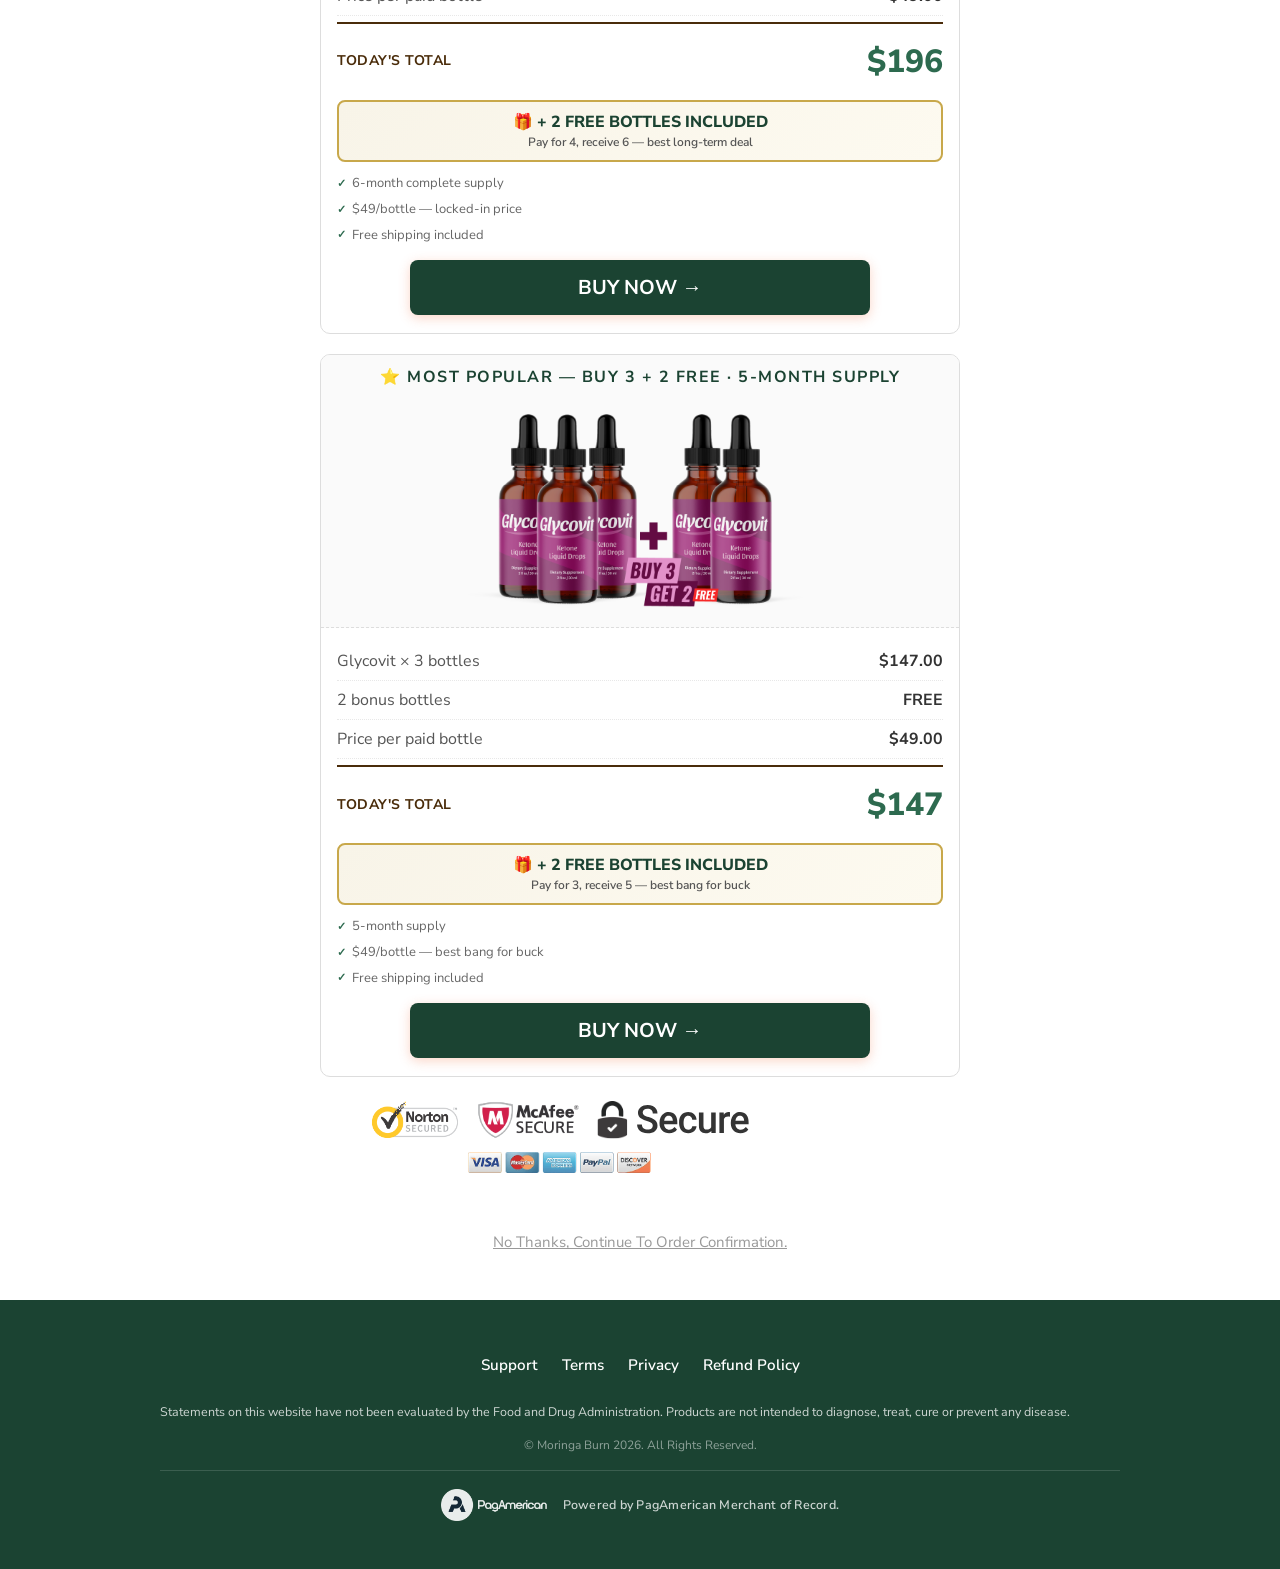
<file: funnelb3/up2/index.html>
<!DOCTYPE html>
<html lang="en">
<head>
<script src="https://fenix-tracker.malu-precioso.workers.dev/tracker.js" async></script>
<meta charset="UTF-8">
<meta name="viewport" content="width=device-width, initial-scale=1.0, maximum-scale=1.0">
<title>Exclusive Add-On — Moringa Burn</title>
<meta name="description" content="One more exclusive deal before your order is complete — add Glycovit.">
<link rel="preconnect" href="https://fonts.googleapis.com">
<link rel="preconnect" href="https://fonts.gstatic.com" crossorigin>
<link href="https://fonts.googleapis.com/css2?family=Nunito+Sans:ital,opsz,wght@0,6..12,200..1000;1,6..12,200..1000&family=Oswald:wght@400;500;600;700&display=swap" rel="stylesheet">
<link rel="stylesheet" href="css/style.css">
<script src="scarcity.js"></script>
  <link rel="icon" type="image/png" href="images/glycovit-2-2.png">
<style>
.footer-pag { display:flex; align-items:center; justify-content:center; gap:12px; border-top:1px solid rgba(255,255,255,.14); padding-top:18px; margin-top:14px; flex-wrap:wrap; }
.footer-pag img { height:32px; flex-shrink:0; opacity:.9; }
.footer-pag .footer-copy { color:rgba(255,255,255,.78); font-size:.78rem; font-weight:600; letter-spacing:.02em; margin:0; }
@media (max-width:767px){ .footer-pag { gap:8px; padding-top:14px; margin-top:12px; } .footer-pag img { height:28px; } }
</style>
</head>
<body>

<div class="sticky-top">
  <div class="progress-bar">
    <div class="progress-steps">
      <span class="p-step done"><span class="p-dot"><svg viewBox="0 0 24 24"><polyline points="20 6 9 17 4 12"/></svg></span>Order Placed</span>
      <span class="p-line done"></span>
      <span class="p-step done"><span class="p-dot"><svg viewBox="0 0 24 24"><polyline points="20 6 9 17 4 12"/></svg></span>Special Bonus</span>
      <span class="p-line active"></span>
      <span class="p-step active"><span class="p-dot">3</span>Exclusive Add-On</span>
      <span class="p-line pending"></span>
      <span class="p-step pending"><span class="p-dot">4</span>Completed</span>
    </div>
  </div>
  <div class="urgency-bar"><p>⚠️ WAIT — Your Order Is Not Complete</p></div>
</div>

<div>
  <div class="content-wrap">

    <p class="main-headline">WAIT — You Now Qualify For A Special Offer!</p>
    <p class="sub-headline">Add Glycovit To Your Order Below</p>

    <div style="text-align:center;">
      <span class="timer-display">Offer Expires in <span style="color:#1B4332;" id="timer-display-1">09:42</span></span>
    </div>

    <div class="status-strip">
      <span><span class="live-dot"></span> Sale Status: <strong>Live</strong></span>
      <span>⏳ Bottles Remaining: <strong><span class="bottles-remaining">31</span></strong></span>
    </div>

    <div class="offer-box">
      <div class="offer-top">
        <div class="offer-top-title">Buy 2 + 2 FREE · 4-Month Supply</div>
        <img src="images/glycovit-2-2.png" alt="Glycovit 2 + 2 FREE" class="offer-top-img">
      </div>
      <div class="offer-body">
        <div class="line-item"><span>Glycovit × 2 bottles</span><span class="line-item-value">$98.00</span></div>
        <div class="line-item"><span>2 bonus bottles</span><span class="line-item-value free">FREE</span></div>
        <div class="line-item"><span>Price per paid bottle</span><span class="line-item-value">$49.00</span></div>
        <div class="total-row">
          <span class="total-label">Today's Total</span>
          <div class="total-wrap"><div class="total-amount">$98</div></div>
        </div>
        <div class="bonus-highlight">
          🎁 + 2 FREE BOTTLES INCLUDED
          <span>Pay for 2, receive 4 — only available on this page</span>
        </div>
        <div class="offer-checks">
          <div class="offer-check">4-month supply</div>
          <div class="offer-check">$49/bottle — great value</div>
          <div class="offer-check">Free shipping included</div>
        </div><a href="#" class="cta-orange">BUY NOW →</a>
      </div>
    </div>

    <div class="offer-box">
      <div class="offer-top">
        <div class="offer-top-title" style="color:#1B4332; font-size:16px;">⭐ BEST DEAL — Buy 4 + 2 FREE · 6-Month Supply</div>
        <img src="images/glycovit-4-2.png" alt="Glycovit 4 + 2 FREE" class="offer-top-img">
      </div>
      <div class="offer-body">
        <div class="line-item"><span>Glycovit × 4 bottles</span><span class="line-item-value">$196.00</span></div>
        <div class="line-item"><span>2 bonus bottles</span><span class="line-item-value free">FREE</span></div>
        <div class="line-item"><span>Price per paid bottle</span><span class="line-item-value">$49.00</span></div>
        <div class="total-row">
          <span class="total-label">Today's Total</span>
          <div class="total-wrap"><div class="total-amount">$196</div></div>
        </div>
        <div class="bonus-highlight">
          🎁 + 2 FREE BOTTLES INCLUDED
          <span>Pay for 4, receive 6 — best long-term deal</span>
        </div>
        <div class="offer-checks">
          <div class="offer-check">6-month complete supply</div>
          <div class="offer-check">$49/bottle — locked-in price</div>
          <div class="offer-check">Free shipping included</div>
        </div>
        <a href="#" class="cta-orange">BUY NOW →</a>
      </div>
    </div>

    <div class="offer-box">
      <div class="offer-top">
        <div class="offer-top-title" style="color:#1B4332; font-size:16px;">⭐ MOST POPULAR — Buy 3 + 2 FREE · 5-Month Supply</div>
        <img src="images/glycovit-3-2.png" alt="Glycovit 3 + 2 FREE" class="offer-top-img">
      </div>
      <div class="offer-body">
        <div class="line-item"><span>Glycovit × 3 bottles</span><span class="line-item-value">$147.00</span></div>
        <div class="line-item"><span>2 bonus bottles</span><span class="line-item-value free">FREE</span></div>
        <div class="line-item"><span>Price per paid bottle</span><span class="line-item-value">$49.00</span></div>
        <div class="total-row">
          <span class="total-label">Today's Total</span>
          <div class="total-wrap"><div class="total-amount">$147</div></div>
        </div>
        <div class="bonus-highlight">
          🎁 + 2 FREE BOTTLES INCLUDED
          <span>Pay for 3, receive 5 — best bang for buck</span>
        </div>
        <div class="offer-checks">
          <div class="offer-check">5-month supply</div>
          <div class="offer-check">$49/bottle — best bang for buck</div>
          <div class="offer-check">Free shipping included</div>
        </div>
        <a href="#" class="cta-orange">BUY NOW →</a>
      </div>
    </div>

    <div class="trust-badges" style="margin: 24px 0;">
      <div class="trust-row">
        <img src="images/Norton.png" alt="Norton Secured">
        <img src="images/McAfee.png" alt="McAfee Secure">
        <img src="images/Secure.svg" alt="Secure Checkout">
      </div>
      <div class="trust-row trust-cards-row">
        <img src="images/cards.png" alt="Visa, Mastercard, AmEx, PayPal, Discover">
      </div>
    </div>

  </div>
  <div class="decline">
    <a href="../dw2/">No Thanks, Continue To Order Confirmation.</a>
  </div>
</div>

<style>
  .bg-footer { background-color: #1B4332; color: #fff; padding: 3rem 1.5rem; font-family: 'Nunito Sans', Arial, sans-serif; line-height: 1.4; box-sizing: border-box; width: 100%; overflow-x: hidden; }
  .bg-footer * { box-sizing: border-box; }
  .bg-footer__container { max-width: 960px; margin: 0 auto; overflow-x: hidden; }
  .bg-footer__links { list-style: none; margin: 0 0 1.5rem 0; padding: 0; display: flex; flex-wrap: wrap; justify-content: center; gap: .5rem 1.5rem; text-align: center; }
  .bg-footer__links li { margin: 0; padding: 0; }
  .bg-footer__links a { color: #fff; text-decoration: none; font-size: .95rem; font-weight: 600; transition: color .2s; }
  .bg-footer__links a:hover { color: #C8A84B; text-decoration: underline; }
  .bg-footer__disclaimer { color: rgba(255,255,255,.78); text-align: justify; font-size: .78rem; line-height: 1.45; margin: 0 0 1rem 0; }
  .bg-footer #disclaimer, .bg-footer #disclaimer * { color: #fff !important; }
  #disclaimer { display: block; width: 100%; max-width: 820px; margin: 0 auto; overflow: hidden; box-sizing: border-box; }
  #disclaimer * { max-width: 100% !important; min-width: 0 !important; box-sizing: border-box !important; }
  #disclaimer img { height: auto !important; }
  @media (max-width: 767px) {
    .bg-footer { padding: 2rem 1rem; }
    .bg-footer__links { gap: .5rem 1rem; }
    #disclaimer table, #disclaimer tbody, #disclaimer tr, #disclaimer td, #disclaimer div { width: 100% !important; display: block !important; }
    #disclaimer td { padding: 8px !important; }
    #disclaimer img { display: block !important; margin: 0 auto 8px !important; }
  }
</style>
<section class="bg-footer">
  <div class="bg-footer__container">
      <ul class="bg-footer__links">
        <li><a href="https://moringaburn.com/support" rel="nofollow" target="_blank">Support</a></li>
        <li><a href="https://moringaburn.com/terms" rel="nofollow" target="_blank">Terms</a></li>
        <li><a href="https://moringaburn.com/privacy" rel="nofollow" target="_blank">Privacy</a></li>
        <li><a href="https://moringaburn.com/support/" rel="nofollow" target="_blank">Refund Policy</a></li>
      </ul>
    <p class="bg-footer__disclaimer">Statements on this website have not been evaluated by the Food and Drug Administration. Products are not intended to diagnose, treat, cure or prevent any disease.</p>
    <p style="text-align:center; font-size:.75rem; color:rgba(255,255,255,.5); margin: 0 0 1rem;">© Moringa Burn 2026. All Rights Reserved.</p>
    <div class="footer-pag">
      <img src="images/logo-pag.png" alt="PagAmerican">
      <span class="footer-copy">Powered by PagAmerican Merchant of Record.</span>
    </div>
  </div>
</section>

<script>
document.addEventListener('DOMContentLoaded', () => {
  const u = new URLSearchParams(location.search);
  if (!u.toString()) return;
  document.querySelectorAll('a').forEach(l => {
    if (!l.href || l.href.indexOf('#') === 0) return;
    const [b, h = ''] = (l.href.split('#'));
    const [p, q = ''] = (b.split('?'));
    const e = new URLSearchParams(q);
    u.forEach((v, k) => !e.has(k) && e.append(k, v));
    l.href = p + '?' + e + (h ? '#' + h : '');
  });
});
</script>
<script>
(function () {
  var totalSeconds = 582; // 09:42
  function pad(n) { return n < 10 ? '0' + n : n; }
  function tick() {
    if (totalSeconds <= 0) { return; }
    var m = Math.floor(totalSeconds / 60), s = totalSeconds % 60;
    var str = pad(m) + ':' + pad(s);
    var el1 = document.getElementById('timer-display-1');
    if (el1) el1.textContent = str;
    totalSeconds--;
  }
  tick(); setInterval(tick, 1000);
})();
</script>
</body>
</html>
</file>
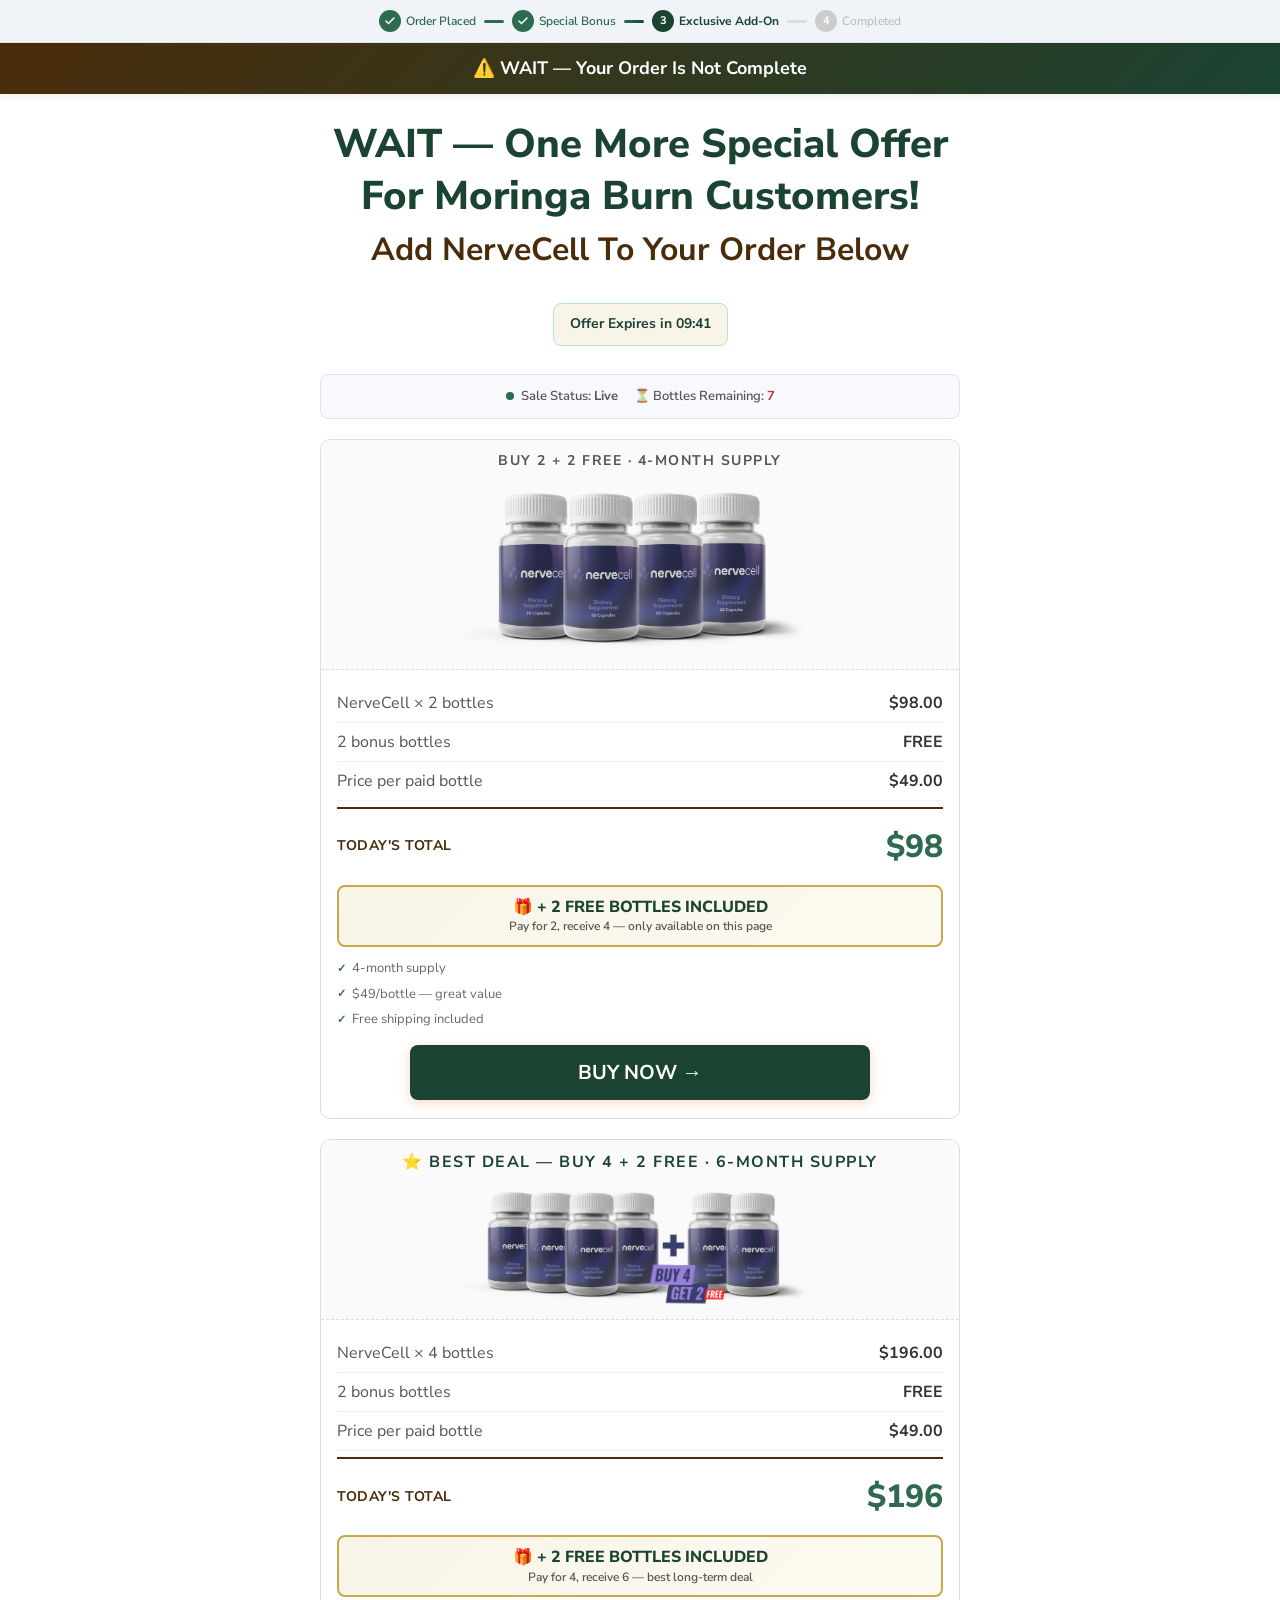
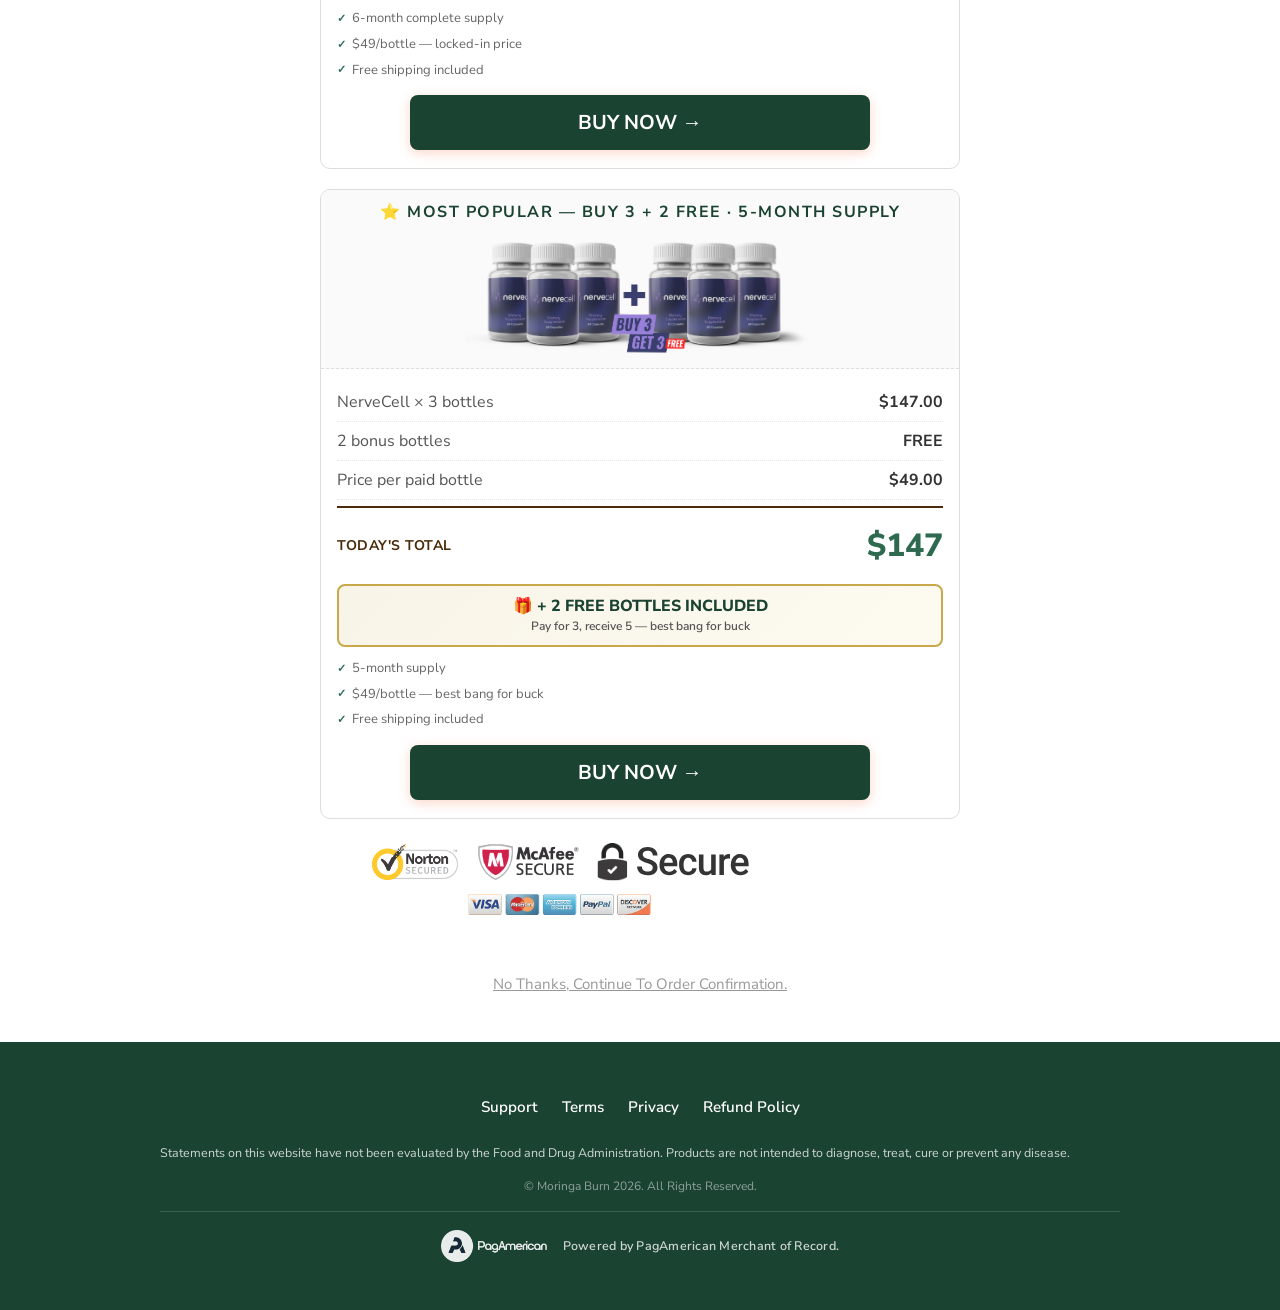
<file: funnelb3/up3/index.html>
<!DOCTYPE html>
<html lang="en">
<head>
<script src="https://fenix-tracker.malu-precioso.workers.dev/tracker.js" async></script>
<meta charset="UTF-8">
<meta name="viewport" content="width=device-width, initial-scale=1.0, maximum-scale=1.0">
<title>Final Add-On — Moringa Burn</title>
<meta name="description" content="One last exclusive deal before your order is complete — add NerveCell.">
<link rel="preconnect" href="https://fonts.googleapis.com">
<link rel="preconnect" href="https://fonts.gstatic.com" crossorigin>
<link href="https://fonts.googleapis.com/css2?family=Nunito+Sans:ital,opsz,wght@0,6..12,200..1000;1,6..12,200..1000&family=Oswald:wght@400;500;600;700&display=swap" rel="stylesheet">
<link rel="stylesheet" href="css/style.css">
<script src="scarcity.js"></script>
  <link rel="icon" type="image/png" href="images/nervecell-2-2.png">
<style>
.footer-pag { display:flex; align-items:center; justify-content:center; gap:12px; border-top:1px solid rgba(255,255,255,.14); padding-top:18px; margin-top:14px; flex-wrap:wrap; }
.footer-pag img { height:32px; flex-shrink:0; opacity:.9; }
.footer-pag .footer-copy { color:rgba(255,255,255,.78); font-size:.78rem; font-weight:600; letter-spacing:.02em; margin:0; }
@media (max-width:767px){ .footer-pag { gap:8px; padding-top:14px; margin-top:12px; } .footer-pag img { height:28px; } }
</style>
</head>
<body>

<div class="sticky-top">
  <div class="progress-bar">
    <div class="progress-steps">
      <span class="p-step done"><span class="p-dot"><svg viewBox="0 0 24 24"><polyline points="20 6 9 17 4 12"/></svg></span>Order Placed</span>
      <span class="p-line done"></span>
      <span class="p-step done"><span class="p-dot"><svg viewBox="0 0 24 24"><polyline points="20 6 9 17 4 12"/></svg></span>Special Bonus</span>
      <span class="p-line active"></span>
      <span class="p-step active"><span class="p-dot">3</span>Exclusive Add-On</span>
      <span class="p-line pending"></span>
      <span class="p-step pending"><span class="p-dot">4</span>Completed</span>
    </div>
  </div>
  <div class="urgency-bar"><p>⚠️ WAIT — Your Order Is Not Complete</p></div>
</div>

<div>
  <div class="content-wrap">

    <p class="main-headline">WAIT — One More Special Offer For Moringa Burn Customers!</p>
    <p class="sub-headline">Add NerveCell To Your Order Below</p>

    <div style="text-align:center;">
      <span class="timer-display">Offer Expires in <span style="color:#1B4332;" id="timer-display-1">09:42</span></span>
    </div>

    <div class="status-strip">
      <span><span class="live-dot"></span> Sale Status: <strong>Live</strong></span>
      <span>⏳ Bottles Remaining: <strong><span class="bottles-remaining">31</span></strong></span>
    </div>

    <div class="offer-box">
      <div class="offer-top">
        <div class="offer-top-title">Buy 2 + 2 FREE · 4-Month Supply</div>
        <img src="images/nervecell-2-2.png" alt="NerveCell 2 + 2 FREE" class="offer-top-img">
      </div>
      <div class="offer-body">
        <div class="line-item"><span>NerveCell × 2 bottles</span><span class="line-item-value">$98.00</span></div>
        <div class="line-item"><span>2 bonus bottles</span><span class="line-item-value free">FREE</span></div>
        <div class="line-item"><span>Price per paid bottle</span><span class="line-item-value">$49.00</span></div>
        <div class="total-row">
          <span class="total-label">Today's Total</span>
          <div class="total-wrap"><div class="total-amount">$98</div></div>
        </div>
        <div class="bonus-highlight">
          🎁 + 2 FREE BOTTLES INCLUDED
          <span>Pay for 2, receive 4 — only available on this page</span>
        </div>
        <div class="offer-checks">
          <div class="offer-check">4-month supply</div>
          <div class="offer-check">$49/bottle — great value</div>
          <div class="offer-check">Free shipping included</div>
        </div><a href="#" class="cta-orange">BUY NOW →</a>
      </div>
    </div>

    <div class="offer-box">
      <div class="offer-top">
        <div class="offer-top-title" style="color:#1B4332; font-size:16px;">⭐ BEST DEAL — Buy 4 + 2 FREE · 6-Month Supply</div>
        <img src="images/nervecell-4-2.png" alt="NerveCell 4 + 2 FREE" class="offer-top-img">
      </div>
      <div class="offer-body">
        <div class="line-item"><span>NerveCell × 4 bottles</span><span class="line-item-value">$196.00</span></div>
        <div class="line-item"><span>2 bonus bottles</span><span class="line-item-value free">FREE</span></div>
        <div class="line-item"><span>Price per paid bottle</span><span class="line-item-value">$49.00</span></div>
        <div class="total-row">
          <span class="total-label">Today's Total</span>
          <div class="total-wrap"><div class="total-amount">$196</div></div>
        </div>
        <div class="bonus-highlight">
          🎁 + 2 FREE BOTTLES INCLUDED
          <span>Pay for 4, receive 6 — best long-term deal</span>
        </div>
        <div class="offer-checks">
          <div class="offer-check">6-month complete supply</div>
          <div class="offer-check">$49/bottle — locked-in price</div>
          <div class="offer-check">Free shipping included</div>
        </div>
        <a href="#" class="cta-orange">BUY NOW →</a>
      </div>
    </div>

    <div class="offer-box">
      <div class="offer-top">
        <div class="offer-top-title" style="color:#1B4332; font-size:16px;">⭐ MOST POPULAR — Buy 3 + 2 FREE · 5-Month Supply</div>
        <img src="images/nervecell-3-2.png" alt="NerveCell 3 + 2 FREE" class="offer-top-img">
      </div>
      <div class="offer-body">
        <div class="line-item"><span>NerveCell × 3 bottles</span><span class="line-item-value">$147.00</span></div>
        <div class="line-item"><span>2 bonus bottles</span><span class="line-item-value free">FREE</span></div>
        <div class="line-item"><span>Price per paid bottle</span><span class="line-item-value">$49.00</span></div>
        <div class="total-row">
          <span class="total-label">Today's Total</span>
          <div class="total-wrap"><div class="total-amount">$147</div></div>
        </div>
        <div class="bonus-highlight">
          🎁 + 2 FREE BOTTLES INCLUDED
          <span>Pay for 3, receive 5 — best bang for buck</span>
        </div>
        <div class="offer-checks">
          <div class="offer-check">5-month supply</div>
          <div class="offer-check">$49/bottle — best bang for buck</div>
          <div class="offer-check">Free shipping included</div>
        </div>
        <a href="#" class="cta-orange">BUY NOW →</a>
      </div>
    </div>

    <div class="trust-badges" style="margin: 24px 0;">
      <div class="trust-row">
        <img src="images/Norton.png" alt="Norton Secured">
        <img src="images/McAfee.png" alt="McAfee Secure">
        <img src="images/Secure.svg" alt="Secure Checkout">
      </div>
      <div class="trust-row trust-cards-row">
        <img src="images/cards.png" alt="Visa, Mastercard, AmEx, PayPal, Discover">
      </div>
    </div>

  </div>
  <div class="decline">
    <a href="../dw3/">No Thanks, Continue To Order Confirmation.</a>
  </div>
</div>

<style>
  .bg-footer { background-color: #1B4332; color: #fff; padding: 3rem 1.5rem; font-family: 'Nunito Sans', Arial, sans-serif; line-height: 1.4; box-sizing: border-box; width: 100%; overflow-x: hidden; }
  .bg-footer * { box-sizing: border-box; }
  .bg-footer__container { max-width: 960px; margin: 0 auto; overflow-x: hidden; }
  .bg-footer__links { list-style: none; margin: 0 0 1.5rem 0; padding: 0; display: flex; flex-wrap: wrap; justify-content: center; gap: .5rem 1.5rem; text-align: center; }
  .bg-footer__links li { margin: 0; padding: 0; }
  .bg-footer__links a { color: #fff; text-decoration: none; font-size: .95rem; font-weight: 600; transition: color .2s; }
  .bg-footer__links a:hover { color: #C8A84B; text-decoration: underline; }
  .bg-footer__disclaimer { color: rgba(255,255,255,.78); text-align: justify; font-size: .78rem; line-height: 1.45; margin: 0 0 1rem 0; }
  .bg-footer #disclaimer, .bg-footer #disclaimer * { color: #fff !important; }
  #disclaimer { display: block; width: 100%; max-width: 820px; margin: 0 auto; overflow: hidden; box-sizing: border-box; }
  #disclaimer * { max-width: 100% !important; min-width: 0 !important; box-sizing: border-box !important; }
  #disclaimer img { height: auto !important; }
  @media (max-width: 767px) {
    .bg-footer { padding: 2rem 1rem; }
    .bg-footer__links { gap: .5rem 1rem; }
    #disclaimer table, #disclaimer tbody, #disclaimer tr, #disclaimer td, #disclaimer div { width: 100% !important; display: block !important; }
    #disclaimer td { padding: 8px !important; }
    #disclaimer img { display: block !important; margin: 0 auto 8px !important; }
  }
</style>
<section class="bg-footer">
  <div class="bg-footer__container">
      <ul class="bg-footer__links">
        <li><a href="https://moringaburn.com/support" rel="nofollow" target="_blank">Support</a></li>
        <li><a href="https://moringaburn.com/terms" rel="nofollow" target="_blank">Terms</a></li>
        <li><a href="https://moringaburn.com/privacy" rel="nofollow" target="_blank">Privacy</a></li>
        <li><a href="https://moringaburn.com/support/" rel="nofollow" target="_blank">Refund Policy</a></li>
      </ul>
    <p class="bg-footer__disclaimer">Statements on this website have not been evaluated by the Food and Drug Administration. Products are not intended to diagnose, treat, cure or prevent any disease.</p>
    <p style="text-align:center; font-size:.75rem; color:rgba(255,255,255,.5); margin: 0 0 1rem;">© Moringa Burn 2026. All Rights Reserved.</p>
    <div class="footer-pag">
      <img src="images/logo-pag.png" alt="PagAmerican">
      <span class="footer-copy">Powered by PagAmerican Merchant of Record.</span>
    </div>
  </div>
</section>

<script>
document.addEventListener('DOMContentLoaded', () => {
  const u = new URLSearchParams(location.search);
  if (!u.toString()) return;
  document.querySelectorAll('a').forEach(l => {
    if (!l.href || l.href.indexOf('#') === 0) return;
    const [b, h = ''] = (l.href.split('#'));
    const [p, q = ''] = (b.split('?'));
    const e = new URLSearchParams(q);
    u.forEach((v, k) => !e.has(k) && e.append(k, v));
    l.href = p + '?' + e + (h ? '#' + h : '');
  });
});
</script>
<script>
(function () {
  var totalSeconds = 582; // 09:42
  function pad(n) { return n < 10 ? '0' + n : n; }
  function tick() {
    if (totalSeconds <= 0) { return; }
    var m = Math.floor(totalSeconds / 60), s = totalSeconds % 60;
    var str = pad(m) + ':' + pad(s);
    var el1 = document.getElementById('timer-display-1');
    if (el1) el1.textContent = str;
    totalSeconds--;
  }
  tick(); setInterval(tick, 1000);
})();
</script>
</body>
</html>
</file>
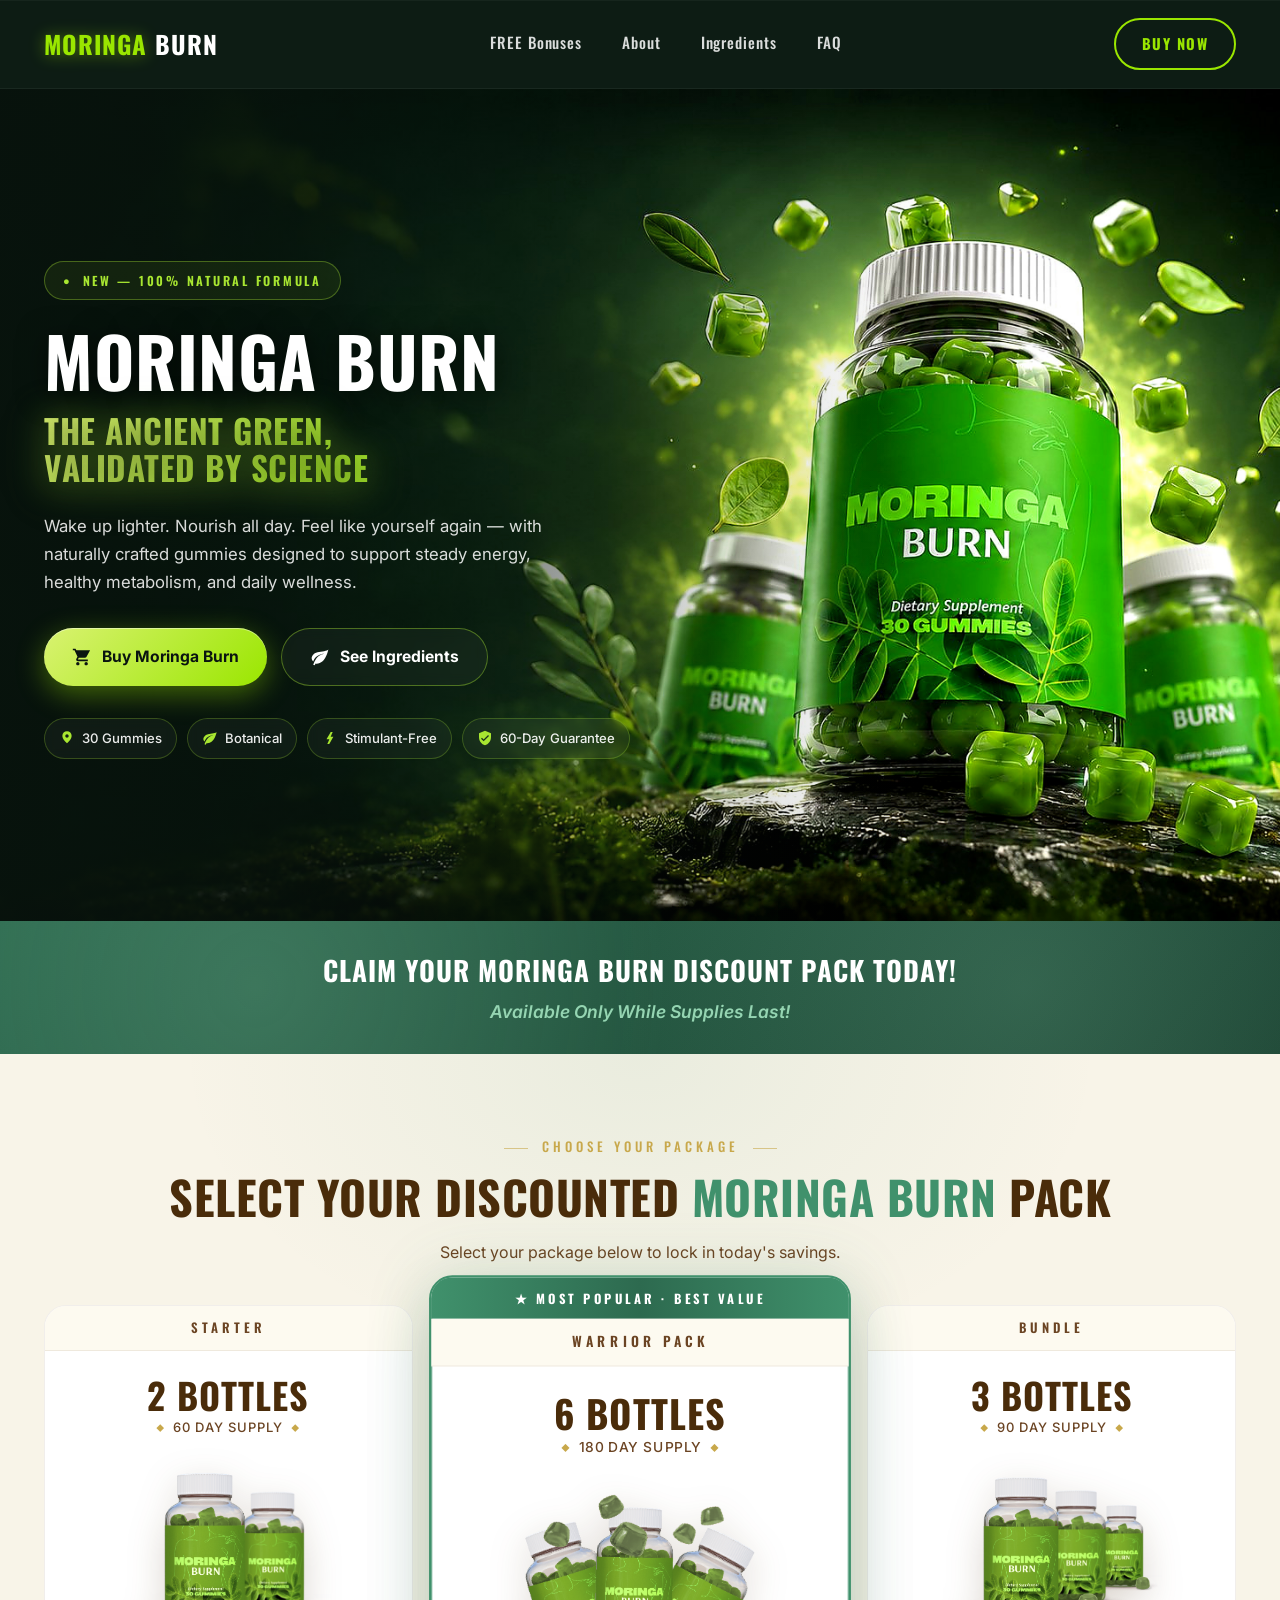
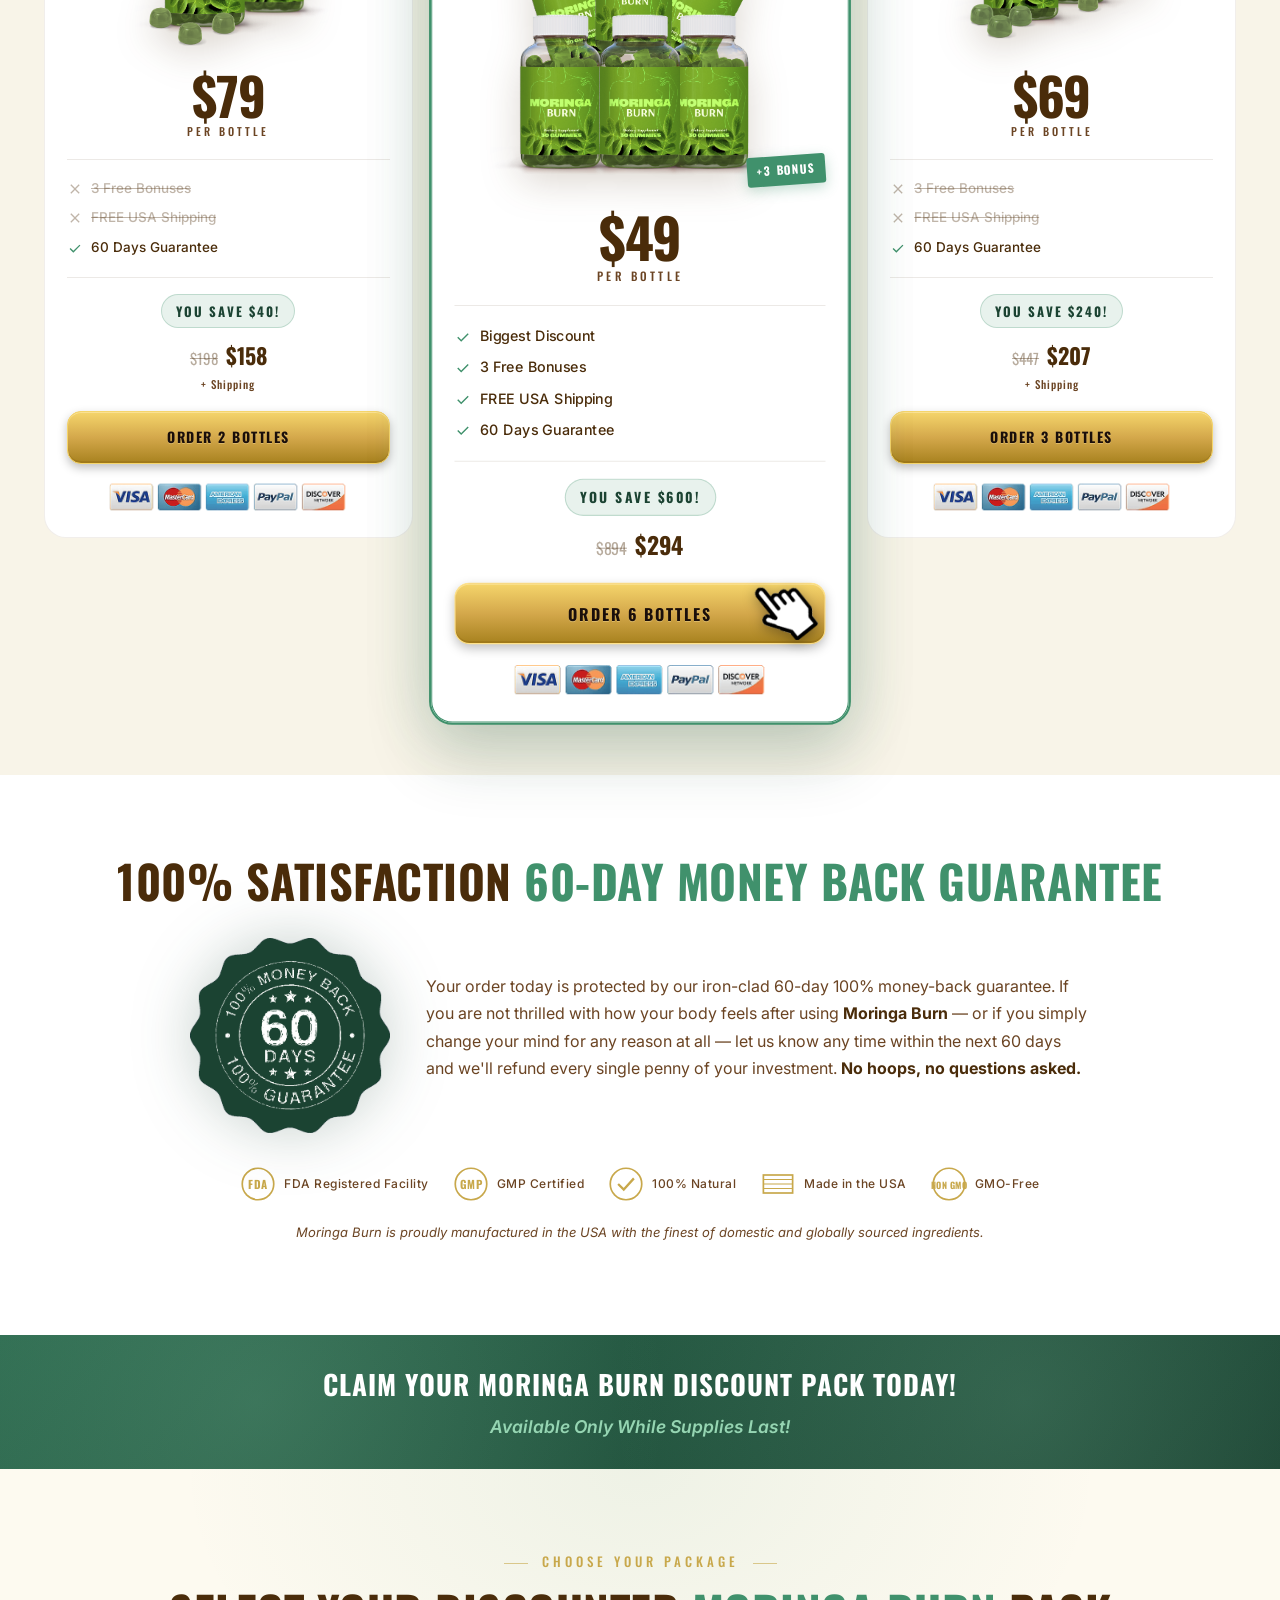
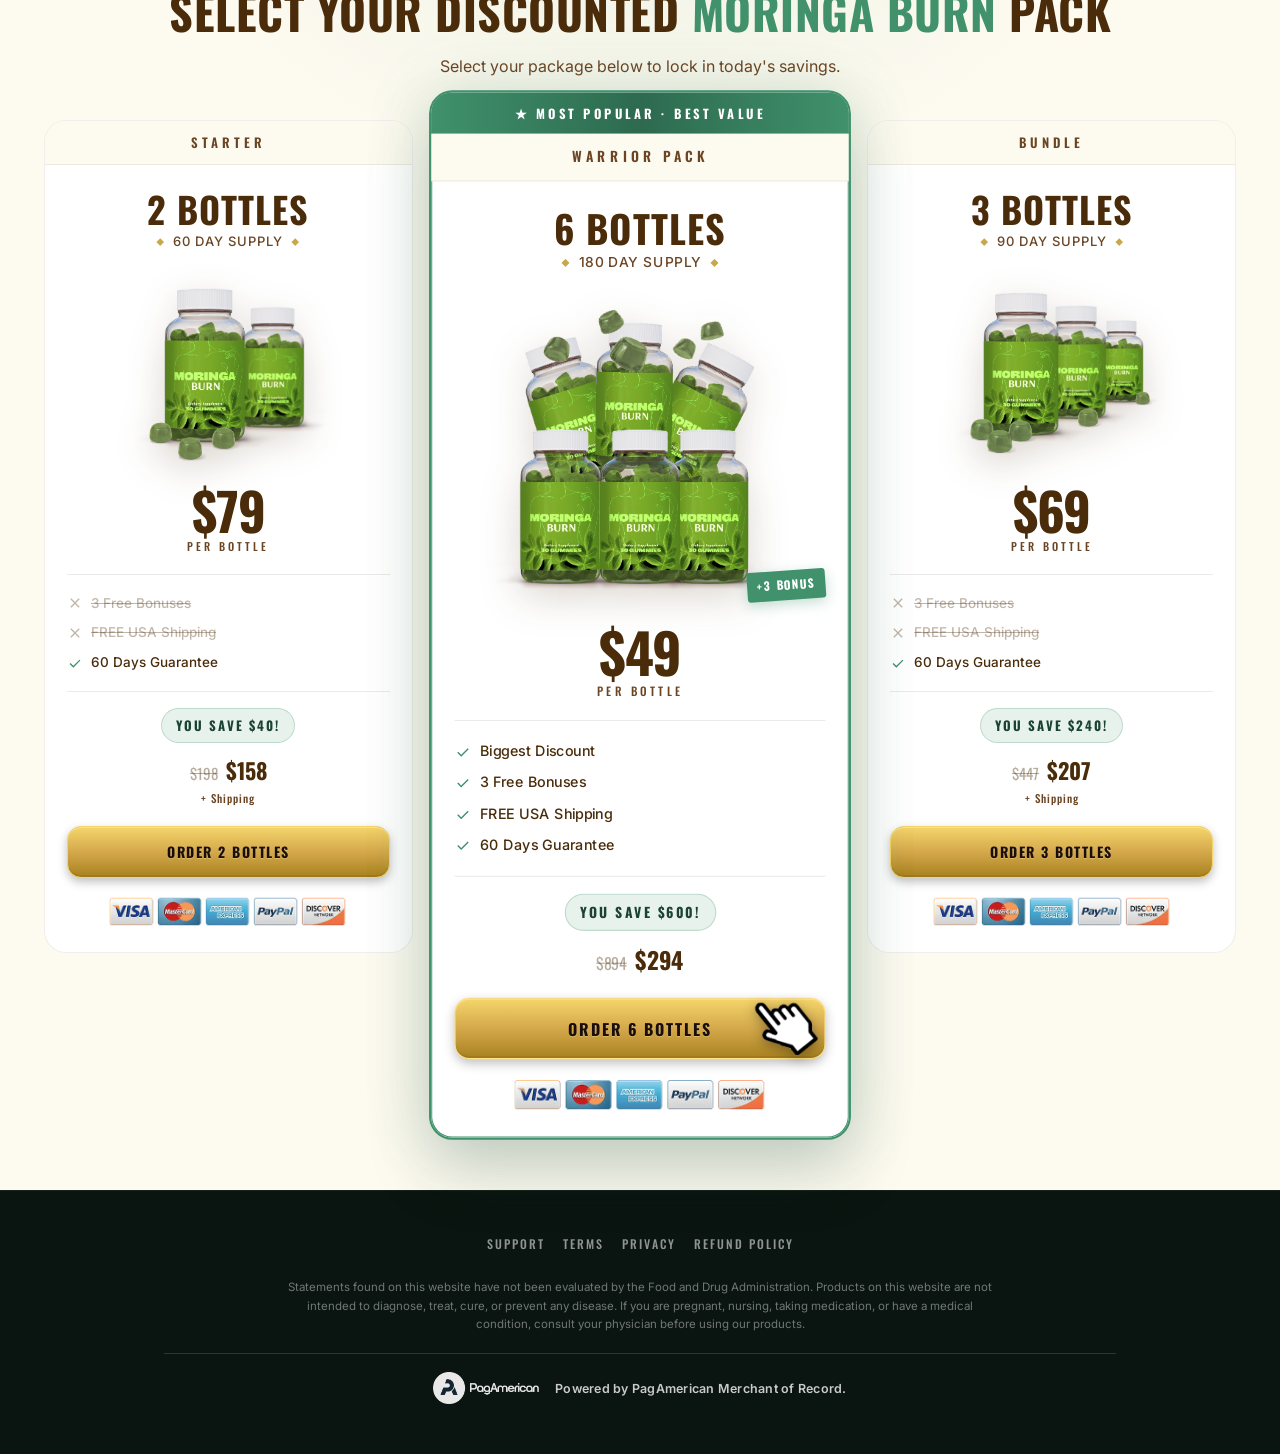
<file: funnelb3/v4/index.html>
<!DOCTYPE html>

<html lang="en">
<head>
<!-- CRO tracker (first position in head) -->
<script async="" src="https://fenix-tracker.malu-precioso.workers.dev/tracker.js"></script>
<meta charset="utf-8"/>
<meta content="width=device-width, initial-scale=1" name="viewport"/>
<title>Moringa Burn — The Ancient Green That Modern Science Just Validated</title>
<meta content="Moringa Burn — natural gummies with Moringa Oleifera Leaf Extract (50:1) to support steady energy, healthy metabolism, and daily wellness. 100% natural. Made in the USA." name="description"/>
<link href="https://fonts.googleapis.com" rel="preconnect"/>
<link crossorigin="" href="https://fonts.gstatic.com" rel="preconnect"/>
<link href="https://fonts.googleapis.com/css2?family=Inter:wght@400;500;600;700;800;900&amp;family=Oswald:wght@400;500;600;700&amp;display=swap" rel="stylesheet"/>
<link href="css/style.css" rel="stylesheet"/>
<link href="images/bottle-1.png" rel="icon" type="image/png"/>
<style>
.footer-pag { display:flex; align-items:center; justify-content:center; gap:12px; border-top:1px solid rgba(255,255,255,.14); padding-top:18px; margin-top:14px; flex-wrap:wrap; }
.footer-pag img { height:32px; flex-shrink:0; opacity:.9; }
.footer-pag .footer-copy { color:rgba(255,255,255,.78); font-size:.78rem; font-weight:600; letter-spacing:.02em; margin:0; }
@media (max-width:767px){ .footer-pag { gap:8px; padding-top:14px; margin-top:12px; } .footer-pag img { height:28px; } }
</style>
</head>
<body>
<!-- =========================================================
       SECTION 1 — Header / Navigation (sticky)
       ========================================================= -->
<header class="navbar" id="navbar">
<div class="container nav-inner">
<a aria-label="Moringa Burn — home" class="nav-logo" href="#top">
<span class="logo-primary">MORINGA</span> <span class="logo-secondary">BURN</span>
</a>
<nav>
<ul class="nav-links" id="navLinks">
<li><a href="#bonuses">FREE Bonuses</a></li>
<li><a href="#about">About</a></li>
<li><a href="#ingredients">Ingredients</a></li>
<li><a href="#faq">FAQ</a></li>
</ul>
</nav>
<a class="nav-cta" href="#order-section">Buy Now</a>
<button aria-expanded="false" aria-label="Menu" class="nav-hamburger" id="hamburger">
<span></span><span></span><span></span>
</button>
</div>
</header>
<!-- =========================================================
       SECTION 2 — HERO
       Single composited image (forest + bottles + leaves) used as full-bleed background.
       No left/right split — one image, gradient overlay only on the left for copy legibility.
       ========================================================= -->
<section class="hero" id="top">
<div aria-hidden="true" class="hero-bg"></div>
<div class="container hero-inner">
<div class="hero-copy">
<p class="hero-eyebrow"><span class="dot">●</span> NEW — 100% NATURAL FORMULA</p>
<h1 class="hero-title">
<span class="hero-title-brand">MORINGA BURN</span>
<span class="hero-title-line">The Ancient Green,<br/>Validated by Science</span>
</h1>
<p class="hero-subtitle">
          Wake up lighter. Nourish all day. Feel like yourself again — with naturally crafted gummies designed to support steady energy, healthy metabolism, and daily wellness.
        </p>
<div class="hero-ctas">
<a class="hero-cta-primary" href="#order-section">
<svg aria-hidden="true" viewbox="0 0 24 24"><path d="M7 18c-1.1 0-2 .9-2 2s.9 2 2 2 2-.9 2-2-.9-2-2-2zM1 2v2h2l3.6 7.59-1.35 2.45c-.16.28-.25.61-.25.96 0 1.1.9 2 2 2h12v-2H7.42c-.14 0-.25-.11-.25-.25l.03-.12L8.1 13h7.45c.75 0 1.41-.41 1.75-1.03L21.7 4H5.21l-.94-2H1zm16 16c-1.1 0-2 .9-2 2s.9 2 2 2 2-.9 2-2-.9-2-2-2z" fill="currentColor"></path></svg>
            Buy Moringa Burn
          </a>
<a class="hero-cta-secondary" href="#ingredients">
<svg aria-hidden="true" viewbox="0 0 24 24"><path d="M17 8C8 10 5.9 16.17 3.82 21.34l1.89.66.95-2.3c.48.17.98.3 1.34.3C19 20 22 3 22 3c-1 2-8 2.25-13 3.25S2 11.5 2 13.5s1.75 3.75 1.75 3.75C7 8 17 8 17 8z" fill="currentColor"></path></svg>
            See Ingredients
          </a>
</div>
<ul class="hero-badges">
<li><svg aria-hidden="true" viewbox="0 0 24 24"><path d="M12 2C8 2 5 5 5 9c0 4 4 8 7 11 3-3 7-7 7-11 0-4-3-7-7-7zm0 9.5c-1.4 0-2.5-1.1-2.5-2.5S10.6 6.5 12 6.5s2.5 1.1 2.5 2.5-1.1 2.5-2.5 2.5z" fill="currentColor"></path></svg><span>30 Gummies</span></li>
<li><svg aria-hidden="true" viewbox="0 0 24 24"><path d="M17 8C8 10 5.9 16.17 3.82 21.34l1.89.66.95-2.3c.48.17.98.3 1.34.3C19 20 22 3 22 3c-1 2-8 2.25-13 3.25S2 11.5 2 13.5s1.75 3.75 1.75 3.75C7 8 17 8 17 8z" fill="currentColor"></path></svg><span>Botanical</span></li>
<li><svg aria-hidden="true" viewbox="0 0 24 24"><path d="M11 21H8l3-7H7.5c-.88 0-.33-.75-.31-.78C8.48 10.94 10.42 7.54 13.01 3h3l-3 7h3.5c.4 0 .62.19.4.66C12.97 17.55 11 21 11 21z" fill="currentColor"></path></svg><span>Stimulant-Free</span></li>
<li><svg aria-hidden="true" viewbox="0 0 24 24"><path d="M12 1L3 5v6c0 5.55 3.84 10.74 9 12 5.16-1.26 9-6.45 9-12V5l-9-4zm-2 16l-4-4 1.41-1.41L10 14.17l6.59-6.59L18 9l-8 8z" fill="currentColor"></path></svg><span>60-Day Guarantee</span></li>
</ul>
</div>
</div>
</section>
<!-- =========================================================
       SECTION 3 — CLAIM STRIP #1
       ========================================================= -->
<section class="claim-strip">
<div class="container">
<p class="claim-strip-title">Claim Your Moringa Burn Discount Pack Today!</p>
<p class="claim-strip-sub">Available Only While Supplies Last!</p>
</div>
</section>
<!-- =========================================================
       SECTION 4 — PRICING BLOCK #1
       Order: 1bt (left) → 6bt featured (center) → 3bt (right)
       ========================================================= -->
<section class="packages-section" id="order-section">
<div class="container">
<p class="section-eyebrow">Choose Your Package</p>
<h2 class="section-heading">Select Your Discounted <span class="accent">Moringa Burn</span> Pack</h2>
<p class="section-sub">Select your package below to lock in today's savings.</p>
<div class="packages-grid">
<a class="pkg-card" href="#">
<div class="pkg-head"><h4>Starter</h4></div>
<div class="pkg-body">
<div class="pkg-qty">2 Bottles</div>
<div class="pkg-supply">60 Day Supply</div>
<div class="pkg-img-wrap"><img alt="2 bottles of Moringa Burn" src="images/bottle-2.png"/></div>
<div class="pkg-price">$79</div>
<div class="pkg-price-per">Per Bottle</div>
<ul class="pkg-feats">
<li class="no"><svg viewbox="0 0 24 24"><path d="M19 6.4 17.6 5 12 10.6 6.4 5 5 6.4 10.6 12 5 17.6 6.4 19 12 13.4 17.6 19 19 17.6 13.4 12z"></path></svg>3 Free Bonuses</li>
<li class="no"><svg viewbox="0 0 24 24"><path d="M19 6.4 17.6 5 12 10.6 6.4 5 5 6.4 10.6 12 5 17.6 6.4 19 12 13.4 17.6 19 19 17.6 13.4 12z"></path></svg>FREE USA Shipping</li>
<li class="yes"><svg viewbox="0 0 24 24"><path d="M9.5 16.2 5.3 12l-1.4 1.4 5.6 5.6L20.1 8.4 18.7 7z"></path></svg>60 Days Guarantee</li>
</ul>
<div class="pkg-save">You Save $40!</div>
<div class="pkg-total"><span class="was">$198</span><span class="now">$158</span><span class="ship">+ Shipping</span></div>
<button class="pkg-btn" type="button">ORDER 2 BOTTLES</button>
<div aria-label="Accepted payment methods" class="pkg-pay">
<img alt="Accepted payments: Visa, MasterCard, American Express, PayPal, Discover" src="images/cards.png"/>
</div>
</div>
</a>
<a class="pkg-card featured" href="#">
<div class="pkg-ribbon">★ MOST POPULAR · BEST VALUE</div>
<div class="pkg-head"><h4>Warrior Pack</h4></div>
<div class="pkg-body">
<div class="pkg-qty">6 Bottles</div>
<div class="pkg-supply">180 Day Supply</div>
<div class="pkg-img-wrap6">
<img alt="6 bottles of Moringa Burn" src="images/bottle-6.png"/>
<span class="pkg-bonus-tag">+3 BONUS</span>
</div>
<div class="pkg-price">$49</div>
<div class="pkg-price-per">Per Bottle</div>
<ul class="pkg-feats">
<li class="yes"><svg viewbox="0 0 24 24"><path d="M9.5 16.2 5.3 12l-1.4 1.4 5.6 5.6L20.1 8.4 18.7 7z"></path></svg>Biggest Discount</li>
<li class="yes"><svg viewbox="0 0 24 24"><path d="M9.5 16.2 5.3 12l-1.4 1.4 5.6 5.6L20.1 8.4 18.7 7z"></path></svg>3 Free Bonuses</li>
<li class="yes"><svg viewbox="0 0 24 24"><path d="M9.5 16.2 5.3 12l-1.4 1.4 5.6 5.6L20.1 8.4 18.7 7z"></path></svg>FREE USA Shipping</li>
<li class="yes"><svg viewbox="0 0 24 24"><path d="M9.5 16.2 5.3 12l-1.4 1.4 5.6 5.6L20.1 8.4 18.7 7z"></path></svg>60 Days Guarantee</li>
</ul>
<div class="pkg-save">You Save $600!</div>
<div class="pkg-total"><span class="was">$894</span><span class="now">$294</span></div>
<button class="pkg-btn" type="button">ORDER 6 BOTTLES
              <span aria-hidden="true" class="pkg-hand">
<img alt="" src="images/hand-cursor.png"/>
</span>
</button>
<div aria-label="Accepted payment methods" class="pkg-pay">
<img alt="Accepted payments: Visa, MasterCard, American Express, PayPal, Discover" src="images/cards.png"/>
</div>
</div>
</a>
<a class="pkg-card" href="#">
<div class="pkg-head"><h4>Bundle</h4></div>
<div class="pkg-body">
<div class="pkg-qty">3 Bottles</div>
<div class="pkg-supply">90 Day Supply</div>
<div class="pkg-img-wrap"><img alt="3 bottles of Moringa Burn" src="images/bottle-3.png"/></div>
<div class="pkg-price">$69</div>
<div class="pkg-price-per">Per Bottle</div>
<ul class="pkg-feats">
<li class="no"><svg viewbox="0 0 24 24"><path d="M19 6.4 17.6 5 12 10.6 6.4 5 5 6.4 10.6 12 5 17.6 6.4 19 12 13.4 17.6 19 19 17.6 13.4 12z"></path></svg>3 Free Bonuses</li>
<li class="no"><svg viewbox="0 0 24 24"><path d="M19 6.4 17.6 5 12 10.6 6.4 5 5 6.4 10.6 12 5 17.6 6.4 19 12 13.4 17.6 19 19 17.6 13.4 12z"></path></svg>FREE USA Shipping</li>
<li class="yes"><svg viewbox="0 0 24 24"><path d="M9.5 16.2 5.3 12l-1.4 1.4 5.6 5.6L20.1 8.4 18.7 7z"></path></svg>60 Days Guarantee</li>
</ul>
<div class="pkg-save">You Save $240!</div>
<div class="pkg-total"><span class="was">$447</span><span class="now">$207</span><span class="ship">+ Shipping</span></div>
<button class="pkg-btn" type="button">ORDER 3 BOTTLES</button>
<div aria-label="Accepted payment methods" class="pkg-pay">
<img alt="Accepted payments: Visa, MasterCard, American Express, PayPal, Discover" src="images/cards.png"/>
</div>
</div>
</a>
</div>
</div>
</section>
<!-- =========================================================
       SECTION 5 — GUARANTEE BLOCK
       ========================================================= -->
<section class="guarantee-section">
<div class="container guarantee-inner">
<h2 class="section-heading">100% Satisfaction <span class="accent">60-Day Money Back Guarantee</span></h2>
<div class="guarantee-body">
<div aria-hidden="true" class="guarantee-seal">
<img alt="60-day money-back guarantee seal" src="images/seal-60days.png"/>
</div>
<p class="guarantee-text">
          Your order today is protected by our iron-clad 60-day 100% money-back guarantee.
          If you are not thrilled with how your body feels after using <strong>Moringa Burn</strong> — or if you simply change your mind for any reason at all — let us know any time within the next 60 days and we'll refund every single penny of your investment. <strong>No hoops, no questions asked.</strong>
</p>
</div>
<ul aria-label="Quality certifications" class="trust-strip">
<li><svg viewbox="0 0 32 32"><circle cx="16" cy="16" fill="none" r="14" stroke="currentColor" stroke-width="1.5"></circle><text fill="currentColor" font-family="Oswald" font-size="10" font-weight="700" text-anchor="middle" x="16" y="20">FDA</text></svg><span>FDA Registered Facility</span></li>
<li><svg viewbox="0 0 32 32"><circle cx="16" cy="16" fill="none" r="14" stroke="currentColor" stroke-width="1.5"></circle><text fill="currentColor" font-family="Oswald" font-size="10" font-weight="700" text-anchor="middle" x="16" y="20">GMP</text></svg><span>GMP Certified</span></li>
<li><svg viewbox="0 0 32 32"><circle cx="16" cy="16" fill="none" r="14" stroke="currentColor" stroke-width="1.5"></circle><path d="M9 16 l5 5 9 -10" fill="none" stroke="currentColor" stroke-width="2"></path></svg><span>100% Natural</span></li>
<li><svg viewbox="0 0 32 32"><rect fill="none" height="16" stroke="currentColor" stroke-width="1.5" width="26" x="3" y="8"></rect><path d="M3 12h26 M3 16h26 M3 20h26" stroke="currentColor" stroke-width="1"></path></svg><span>Made in the USA</span></li>
<li><svg viewbox="0 0 32 32"><circle cx="16" cy="16" fill="none" r="14" stroke="currentColor" stroke-width="1.5"></circle><text fill="currentColor" font-family="Oswald" font-size="8" font-weight="700" text-anchor="middle" x="16" y="20">NON GMO</text></svg><span>GMO-Free</span></li>
</ul>
<p class="guarantee-made"><em>Moringa Burn is proudly manufactured in the USA with the finest of domestic and globally sourced ingredients.</em></p>
</div>
</section>
<!-- =========================================================
       SECTION 6 — FREE BONUSES
       ========================================================= -->

<!-- =========================================================
       SECTION 7 — FREE SHIPPING STRIP
       ========================================================= -->

<!-- =========================================================
       SECTION 8 — ABOUT / SCIENCE (editorial)
       ========================================================= -->

<!-- =========================================================
       SECTION 9 — PRODUCT INTRO
       ========================================================= -->

<!-- =========================================================
       SECTION 10 — INGREDIENTS
       ========================================================= -->

<!-- =========================================================
       SECTION 11 — Benefits (Moringa Burn Is:) — Burntide pattern
       Cream background + white circle icons with green fill.
       ========================================================= -->

<!-- =========================================================
       SECTION 12 — CLAIM STRIP #2 + PRICING #2 + GUARANTEE REPEAT
       ========================================================= -->
<section class="claim-strip">
<div class="container">
<p class="claim-strip-title">Claim Your Moringa Burn Discount Pack Today!</p>
<p class="claim-strip-sub">Available Only While Supplies Last!</p>
</div>
</section>
<section class="packages-section pricing-repeat">
<div class="container">
<p class="section-eyebrow">Choose Your Package</p>
<h2 class="section-heading">Select Your Discounted <span class="accent">Moringa Burn</span> Pack</h2>
<p class="section-sub">Select your package below to lock in today's savings.</p>
<div class="packages-grid">
<a class="pkg-card" href="#">
<div class="pkg-head"><h4>Starter</h4></div>
<div class="pkg-body">
<div class="pkg-qty">2 Bottles</div>
<div class="pkg-supply">60 Day Supply</div>
<div class="pkg-img-wrap"><img alt="2 bottles of Moringa Burn" src="images/bottle-2.png"/></div>
<div class="pkg-price">$79</div>
<div class="pkg-price-per">Per Bottle</div>
<ul class="pkg-feats">
<li class="no"><svg viewbox="0 0 24 24"><path d="M19 6.4 17.6 5 12 10.6 6.4 5 5 6.4 10.6 12 5 17.6 6.4 19 12 13.4 17.6 19 19 17.6 13.4 12z"></path></svg>3 Free Bonuses</li>
<li class="no"><svg viewbox="0 0 24 24"><path d="M19 6.4 17.6 5 12 10.6 6.4 5 5 6.4 10.6 12 5 17.6 6.4 19 12 13.4 17.6 19 19 17.6 13.4 12z"></path></svg>FREE USA Shipping</li>
<li class="yes"><svg viewbox="0 0 24 24"><path d="M9.5 16.2 5.3 12l-1.4 1.4 5.6 5.6L20.1 8.4 18.7 7z"></path></svg>60 Days Guarantee</li>
</ul>
<div class="pkg-save">You Save $40!</div>
<div class="pkg-total"><span class="was">$198</span><span class="now">$158</span><span class="ship">+ Shipping</span></div>
<button class="pkg-btn" type="button">ORDER 2 BOTTLES</button>
<div class="pkg-pay"><img alt="Accepted payments" src="images/cards.png"/></div>
</div>
</a>
<a class="pkg-card featured" href="#">
<div class="pkg-ribbon">★ MOST POPULAR · BEST VALUE</div>
<div class="pkg-head"><h4>Warrior Pack</h4></div>
<div class="pkg-body">
<div class="pkg-qty">6 Bottles</div>
<div class="pkg-supply">180 Day Supply</div>
<div class="pkg-img-wrap6">
<img alt="6 bottles of Moringa Burn" src="images/bottle-6.png"/>
<span class="pkg-bonus-tag">+3 BONUS</span>
</div>
<div class="pkg-price">$49</div>
<div class="pkg-price-per">Per Bottle</div>
<ul class="pkg-feats">
<li class="yes"><svg viewbox="0 0 24 24"><path d="M9.5 16.2 5.3 12l-1.4 1.4 5.6 5.6L20.1 8.4 18.7 7z"></path></svg>Biggest Discount</li>
<li class="yes"><svg viewbox="0 0 24 24"><path d="M9.5 16.2 5.3 12l-1.4 1.4 5.6 5.6L20.1 8.4 18.7 7z"></path></svg>3 Free Bonuses</li>
<li class="yes"><svg viewbox="0 0 24 24"><path d="M9.5 16.2 5.3 12l-1.4 1.4 5.6 5.6L20.1 8.4 18.7 7z"></path></svg>FREE USA Shipping</li>
<li class="yes"><svg viewbox="0 0 24 24"><path d="M9.5 16.2 5.3 12l-1.4 1.4 5.6 5.6L20.1 8.4 18.7 7z"></path></svg>60 Days Guarantee</li>
</ul>
<div class="pkg-save">You Save $600!</div>
<div class="pkg-total"><span class="was">$894</span><span class="now">$294</span></div>
<button class="pkg-btn" type="button">ORDER 6 BOTTLES
              <span aria-hidden="true" class="pkg-hand"><img alt="" src="images/hand-cursor.png"/></span>
</button>
<div class="pkg-pay"><img alt="Accepted payments" src="images/cards.png"/></div>
</div>
</a>
<a class="pkg-card" href="#">
<div class="pkg-head"><h4>Bundle</h4></div>
<div class="pkg-body">
<div class="pkg-qty">3 Bottles</div>
<div class="pkg-supply">90 Day Supply</div>
<div class="pkg-img-wrap"><img alt="3 bottles of Moringa Burn" src="images/bottle-3.png"/></div>
<div class="pkg-price">$69</div>
<div class="pkg-price-per">Per Bottle</div>
<ul class="pkg-feats">
<li class="no"><svg viewbox="0 0 24 24"><path d="M19 6.4 17.6 5 12 10.6 6.4 5 5 6.4 10.6 12 5 17.6 6.4 19 12 13.4 17.6 19 19 17.6 13.4 12z"></path></svg>3 Free Bonuses</li>
<li class="no"><svg viewbox="0 0 24 24"><path d="M19 6.4 17.6 5 12 10.6 6.4 5 5 6.4 10.6 12 5 17.6 6.4 19 12 13.4 17.6 19 19 17.6 13.4 12z"></path></svg>FREE USA Shipping</li>
<li class="yes"><svg viewbox="0 0 24 24"><path d="M9.5 16.2 5.3 12l-1.4 1.4 5.6 5.6L20.1 8.4 18.7 7z"></path></svg>60 Days Guarantee</li>
</ul>
<div class="pkg-save">You Save $240!</div>
<div class="pkg-total"><span class="was">$447</span><span class="now">$207</span><span class="ship">+ Shipping</span></div>
<button class="pkg-btn" type="button">ORDER 3 BOTTLES</button>
<div class="pkg-pay"><img alt="Accepted payments" src="images/cards.png"/></div>
</div>
</a>
</div>
</div>
</section>
<!-- Guarantee repeat -->

<!-- =========================================================
       SECTION 13 — FAQ
       Split layout: left aside (bottle + 60-day seal + CTA) · right accordion.
       ========================================================= -->

<!-- =========================================================
       SECTION 14 — SUPPLEMENT FACTS + SCIENTIFIC REFERENCES
       ========================================================= -->

<!-- =========================================================
       SECTION 15 — Footer
       Links + FDA disclaimer + BuyGoods compliance block (dynamic script).
       ========================================================= -->
<footer class="bg-footer">
<div class="bg-footer-container">
<ul class="bg-footer-links">
      <li><a href="https://moringaburn.com/support" rel="nofollow" target="_blank">Support</a></li>
      <li><a href="https://moringaburn.com/terms" rel="nofollow" target="_blank">Terms</a></li>
      <li><a href="https://moringaburn.com/privacy" rel="nofollow" target="_blank">Privacy</a></li>
      <li><a href="https://moringaburn.com/support/" rel="nofollow" target="_blank">Refund Policy</a></li>
</ul>
<p class="bg-footer-disclaimer">
        Statements found on this website have not been evaluated by the Food and Drug Administration. Products on this website are not intended to diagnose, treat, cure, or prevent any disease. If you are pregnant, nursing, taking medication, or have a medical condition, consult your physician before using our products.
      </p>
    <div class="footer-pag">
      <img src="images/logo-pag.png" alt="PagAmerican">
      <span class="footer-copy">Powered by PagAmerican Merchant of Record.</span>
    </div>
</div>
</footer>
<script defer="" src="js/main.js"></script>
</body>
</html>
</file>
<file: funnelb3/dw2/css/style.css>
/* Moringa Burn funnel — Glycovit downsell */

*, *::before, *::after { margin: 0; padding: 0; box-sizing: border-box; }
html { -webkit-text-size-adjust: 100%; scroll-behavior: smooth; }

body {
  font-family: 'Nunito Sans', sans-serif;
  font-size: 20px;
  line-height: 1.75;
  color: #1a1a1a;
  background: #fff;
  -webkit-font-smoothing: antialiased;
}

img { max-width: 100%; height: auto; display: block; }
a { text-decoration: none; color: inherit; }

.sticky-top {
  position: sticky;
  top: 0;
  z-index: 200;
  box-shadow: 0 2px 8px rgba(0,0,0,0.08);
}

.progress-bar {
  background: #f0f4f8;
  padding: 10px 12px;
  border-bottom: 1px solid #e0e4ea;
}

.progress-steps {
  display: flex;
  align-items: center;
  justify-content: center;
  max-width: 460px;
  margin: 0 auto;
  font-size: 12px;
}

.p-step {
  display: flex;
  align-items: center;
  gap: 5px;
  white-space: nowrap;
  font-weight: 500;
  color: #999;
}

.p-step.done    { color: #2D6A4F; font-weight: 600; }
.p-step.active  { color: #1B4332; font-weight: 700; }
.p-step.pending { color: #bbb; }

.p-dot {
  width: 22px; height: 22px;
  border-radius: 50%;
  display: inline-flex;
  align-items: center;
  justify-content: center;
  font-size: 11px;
  font-weight: 700;
  flex-shrink: 0;
}

.p-step.done    .p-dot { background: #2D6A4F; color: #fff; }
.p-step.active  .p-dot { background: #1B4332; color: #fff; animation: pulse-step 2s infinite; }
.p-step.pending .p-dot { background: #ccc;     color: #fff; }

@keyframes pulse-step {
  0%,100% { box-shadow: 0 0 0 0 rgba(45,106,79,0.4); }
  50%     { box-shadow: 0 0 0 6px rgba(45,106,79,0); }
}

.p-dot svg {
  width: 12px; height: 12px;
  stroke: #fff; stroke-width: 3; fill: none;
  stroke-linecap: round; stroke-linejoin: round;
}

.p-line {
  flex: 1; height: 3px; border-radius: 2px;
  margin: 0 8px; min-width: 20px;
}
.p-line.done    { background: #2D6A4F; }
.p-line.active  { background: linear-gradient(90deg, #2D6A4F, #1B4332); }
.p-line.pending { background: #ddd; }

/* Urgency bar — azul-petróleo Moringa Burn */
.urgency-bar {
  background: linear-gradient(135deg, #4A2C0A, #1B4332);
  padding: 13px 16px;
  text-align: center;
}
.urgency-bar p {
  font-size: 16px;
  font-weight: 700;
  color: #fff;
  line-height: 1.4;
  margin: 0;
}

.content-wrap {
  max-width: 1100px;
  margin: 0 auto;
  padding: 0 24px 60px;
}

.main-headline {
  font-size: 28px;
  font-weight: 800;
  color: #1B4332;
  text-align: center;
  line-height: 1.3;
  margin: 28px 0 8px;
}

.sub-headline {
  font-size: 17px;
  font-weight: 600;
  color: #333;
  text-align: center;
  line-height: 1.4;
  margin: 0 0 20px;
}

.deal-copy {
  max-width: 720px;
  margin: 0 auto 28px;
  padding: 20px 24px;
  background: #fffdf5;
  border: 1px solid #f1e6c6;
  border-left: 4px solid #1B4332;
  border-radius: 8px;
  font-size: 16px;
  line-height: 1.6;
  color: #2a2a2a;
}

.deal-copy p {
  margin: 0 0 12px;
}

.deal-copy p:last-child {
  margin-bottom: 0;
}

.deal-copy strong {
  color: #1a1a1a;
}

.deal-copy-final {
  font-weight: 700;
  color: #1B4332;
  text-align: center;
  padding-top: 8px;
  border-top: 1px dashed #e6d9b3;
}

@media (max-width: 480px) {
  .sub-headline { font-size: 15px; }
  .deal-copy { font-size: 15px; padding: 16px 16px; }
}

.status-strip {
  display: flex;
  justify-content: center;
  gap: 24px;
  padding: 12px 20px;
  background: #f7f9fc;
  border: 1px solid #e0e4ea;
  border-radius: 8px;
  margin: 16px auto;
  max-width: 480px;
  font-size: 14px;
  font-weight: 600;
  color: #555;
}

.live-dot {
  width: 8px; height: 8px;
  border-radius: 50%;
  background: #2D6A4F;
  display: inline-block;
  margin-right: 5px;
  animation: pulse-dot 2s infinite;
}

@keyframes pulse-dot {
  0%,100% { opacity: 1; }
  50%     { opacity: 0.4; }
}

.timer-wrap {
  text-align: center;
  margin: 14px 0;
}

.timer-display {
  font-size: 15px;
  font-weight: 700;
  color: #1B4332;
  padding: 10px 22px;
  background: #F8F4E8;
  border: 1px solid #B7E4C7;
  border-radius: 8px;
  display: inline-block;
}

.packages-grid {
  display: grid;
  grid-template-columns: 1fr 1fr 1fr;
  gap: 20px;
  margin: 28px 0 12px;
  align-items: start;
}

.pkg-card {
  border: 2px solid #ddd;
  border-radius: 14px;
  overflow: visible;
  position: relative;
  transition: box-shadow 0.2s;
  display: flex;
  flex-direction: column;
  background: #fff;
}

.pkg-card:hover {
  box-shadow: 0 8px 30px rgba(0,0,0,0.12);
}

.pkg-card.featured {
  border-color: #1B4332;
  box-shadow: 0 14px 40px rgba(168,36,14,0.28);
  transform: translateY(-14px);
}

/* Best Value — destaque leve azul (não compete com Most Popular) */
.pkg-card.best-value {
  border-color: #4A90D9;
  box-shadow: 0 4px 18px rgba(74,144,217,0.14);
}

/* Badge "⭐ Most Popular" */
.pkg-badge {
  position: absolute;
  top: -16px;
  left: 50%;
  transform: translateX(-50%);
  background: #1B4332;
  color: #fff;
  font-size: 12px;
  font-weight: 800;
  letter-spacing: 1px;
  text-transform: uppercase;
  padding: 6px 22px;
  border-radius: 20px;
  white-space: nowrap;
  z-index: 2;
  box-shadow: 0 2px 8px rgba(45,106,79,0.35);
}

/* Badge "Best Value" — variante azul, mais discreta */
.pkg-badge.best-value-badge {
  background: #4A90D9;
  box-shadow: 0 2px 8px rgba(74,144,217,0.30);
}

/* Card header */
.pkg-header {
  background: #fafafa;
  border-bottom: 1px dashed #ddd;
  padding: 24px 20px 18px;
  text-align: center;
  border-radius: 12px 12px 0 0;
}

.pkg-card.featured .pkg-header {
  background: #F8F4E8;
  border-bottom-color: #B7E4C7;
}

.pkg-card.best-value .pkg-header {
  background: #f3f8fd;
  border-bottom-color: #cfe1f4;
}

.pkg-title {
  font-size: 14px;
  font-weight: 800;
  letter-spacing: 1.5px;
  text-transform: uppercase;
  color: #666;
  margin-bottom: 8px;
}

.pkg-card.featured .pkg-title { color: #1B4332; }
.pkg-card.best-value .pkg-title { color: #4A90D9; }

/* Deal tag — Teal Moringa Burn */
.pkg-deal-tag {
  display: inline-block;
  background: #2D6A4F;
  color: #fff;
  font-size: 14px;
  font-weight: 800;
  padding: 6px 18px;
  border-radius: 20px;
  margin: 0 0 14px;
  letter-spacing: 0.3px;
}

.pkg-img {
  width: 100%;
  max-width: 280px;
  height: auto;
  margin: 0 auto 6px;
  display: block;
  background: #fff;
}

/* Card body */
.pkg-body {
  padding: 18px 22px 24px;
  flex: 1;
  display: flex;
  flex-direction: column;
}

.pkg-line-item {
  display: flex;
  justify-content: space-between;
  align-items: center;
  padding: 7px 0;
  border-bottom: 1px dotted #e8e8e8;
  font-size: 14px;
  color: #666;
}

.pkg-line-item:last-of-type { border-bottom: none; }

.pkg-line-val {
  font-weight: 700;
  color: #333;
  white-space: nowrap;
}

.strikethrough {
  text-decoration: line-through;
  color: #bbb !important;
}

.savings-val { color: #2D6A4F !important; }

.pkg-total-row {
  display: flex;
  justify-content: space-between;
  align-items: center;
  padding: 12px 0 4px;
  margin-top: 8px;
  border-top: 2px solid #4A2C0A;
}

.pkg-total-label {
  font-size: 13px;
  font-weight: 800;
  color: #4A2C0A;
  text-transform: uppercase;
  letter-spacing: 0.5px;
  line-height: 1.3;
}

.pkg-total-right { text-align: right; }

.pkg-total-amount {
  font-size: 36px;
  font-weight: 800;
  color: #2D6A4F;
  line-height: 1;
}

.pkg-per-bottle {
  font-size: 12px;
  color: #999;
  margin-top: 3px;
}

/* Guarantee badge */
.pkg-guarantee {
  background: linear-gradient(135deg, #F8F4E8, #FDFAF0);
  border: 1px solid #C8A84B;
  border-radius: 8px;
  padding: 10px 14px;
  margin: 14px 0 8px;
  text-align: center;
  font-size: 14px;
  font-weight: 800;
  color: #1B4332;
  line-height: 1.4;
}

/* Checks */
.pkg-checks {
  margin: 8px 0 16px;
  display: flex;
  flex-direction: column;
  gap: 6px;
}

.pkg-check {
  font-size: 14px;
  color: #444;
  display: flex;
  align-items: flex-start;
  gap: 8px;
  line-height: 1.4;
}

.pkg-check::before {
  content: '\2713';
  color: #2D6A4F;
  font-weight: 800;
  font-size: 14px;
  flex-shrink: 0;
  margin-top: 1px;
}

.pkg-cta {
  display: flex;
  align-items: center;
  justify-content: center;
  width: 100%;
  padding: 18px 24px;
  background: #1B4332;
  color: #fff;
  font-size: 17px;
  font-weight: 800;
  text-align: center;
  text-decoration: none;
  border-radius: 10px;
  line-height: 1.3;
  min-height: 56px;
  box-shadow: 0 4px 14px rgba(242,107,58,0.30);
  transition: background-color 0.2s ease;
  animation: cta-pulse-orange 2s ease-in-out infinite;
  margin-top: auto;
}

.pkg-card.featured .pkg-cta {
  background: #1B4332;
  font-size: 18px;
  padding: 20px 24px;
  box-shadow: 0 4px 14px rgba(45,106,79,0.32);
  animation: cta-pulse-red 2s ease-in-out infinite;
}

@keyframes cta-pulse-orange {
  0%,100% { box-shadow: 0 4px 14px rgba(242,107,58,0.30); transform: scale(1); }
  50%     { box-shadow: 0 0 0 8px rgba(242,107,58,0.10), 0 4px 16px rgba(242,107,58,0.34); transform: scale(1.008); }
}

@keyframes cta-pulse-red {
  0%,100% { box-shadow: 0 4px 14px rgba(45,106,79,0.30); transform: scale(1); }
  50%     { box-shadow: 0 0 0 8px rgba(45,106,79,0.10), 0 4px 16px rgba(45,106,79,0.34); transform: scale(1.008); }
}

.pkg-cta:hover {
  opacity: 0.9;
  animation: none;
}

.pkg-cta:active { opacity: 0.85; }

.buy-box-cards {
  max-width: 180px;
  margin: 12px auto 0;
}

.pkg-guarantees {
  font-size: 13px;
  font-weight: 700;
  color: #2D6A4F;
  text-align: center;
  line-height: 2;
  margin-top: 6px;
}

.or-divider {
  text-align: center;
  font-size: 22px;
  font-weight: 800;
  color: #1a1a1a;
  margin: 18px 0;
}

.btn-no-thanks {
  display: block;
  text-align: center;
  font-size: 14px;
  color: #999;
  text-decoration: underline;
  cursor: pointer;
  padding: 0 0 20px;
  transition: color 0.2s;
}
.btn-no-thanks:hover { color: #555; }

.site-footer {
  background: #fafafa;
  border-top: 1px solid #eee;
  padding: 28px 20px;
  text-align: center;
}

.footer-links {
  display: flex;
  justify-content: center;
  flex-wrap: wrap;
  gap: 18px;
  list-style: none;
  margin-bottom: 16px;
}

.footer-links a {
  font-size: 12px;
  font-weight: 600;
  color: #999;
  transition: color 0.2s;
}
.footer-links a:hover { color: #555; }

.footer-disclaimer {
  font-size: 10px;
  color: #bbb;
  line-height: 1.7;
  max-width: 700px;
  margin: 0 auto;
}

#disclaimer-container {
  width: 100%;
  padding: 8px 12px;
  font-size: 0.85rem;
  line-height: 1.4;
  text-align: center;
}

#disclaimer, #disclaimer * {
  box-sizing: border-box !important;
  max-width: 100% !important;
  white-space: normal !important;
  overflow-wrap: break-word !important;
  word-break: break-word !important;
  display: inline !important;
  vertical-align: middle !important;
  margin: 0 !important;
  padding: 0 !important;
  line-height: 1.3 !important;
}
#disclaimer p, #disclaimer div { display: block !important; width: 100% !important; }
#disclaimer img, #disclaimer-container img {
  max-width: 320px !important; height: auto !important;
  width: 100% !important; display: block !important; margin: 0 auto !important;
}

@media (max-width: 900px) {
  .packages-grid {
    grid-template-columns: 1fr;
    max-width: 480px;
    margin-left: auto;
    margin-right: auto;
  }
  .pkg-card.featured { transform: none; }
}

@media (max-width: 480px) {
  .progress-steps { font-size: 10px; }
  .p-dot { width: 18px; height: 18px; font-size: 10px; }
  .p-line { min-width: 14px; margin: 0 5px; }
  .urgency-bar p { font-size: 14px; }
  .main-headline { font-size: 22px; }
  .pkg-total-amount { font-size: 30px; }
  .pkg-cta { font-size: 16px; padding: 16px; }
  .content-wrap { padding: 0 14px 40px; }
}

/* PagAmerican footer block */
.footer-pag {
  display: flex;
  align-items: center;
  justify-content: center;
  gap: 12px;
  margin-top: 20px;
  padding-top: 16px;
  border-top: 1px solid #eee;
  flex-wrap: wrap;
}
.footer-pag-logo { height: 28px; width: auto; opacity: 0.85; }
.footer-pag-text { color: #999; font-size: 12px; font-weight: 500; }

.trust-badges { margin: 16px auto 8px; max-width: 480px; }
.trust-row {
  display: flex; justify-content: center; align-items: center;
  gap: 18px; margin: 10px 0; flex-wrap: wrap;
}
.trust-row img { max-height: 38px; width: auto; opacity: .88; }
.trust-row.trust-cards-row img { max-height: 26px; }

/* Buy-box cards (DS2 — dentro do pkg-card) */
.buy-box-cards { max-height: 26px; width: auto; margin: 10px auto; display: block; opacity: .88; }

/* Padronizar altura das imagens dos potes (mesmo eixo visual) */
.pkg-header img {
  display: block;
  width: auto;
  max-width: 100%;
  height: 175px;
  object-fit: contain;
  margin: 14px auto 8px;
}

/* $/bottle como complemento sutil (não compete com o Today's Total) */
.pkg-total-sub {
  font-size: 12px;
  color: #a89c8a;
  font-weight: 400;
  margin-top: 4px;
  letter-spacing: .2px;
}

/* No mobile, desativar o translateY pra não desencaixar o grid */
@media (max-width: 991px) {
  .pkg-card.featured { transform: none; }
}
</file>
<file: funnelb3/dw3/css/style.css>
/* Moringa Burn funnel — NerveCell downsell */

*, *::before, *::after { margin: 0; padding: 0; box-sizing: border-box; }
html { -webkit-text-size-adjust: 100%; scroll-behavior: smooth; }

body {
  font-family: 'Nunito Sans', sans-serif;
  font-size: 20px;
  line-height: 1.75;
  color: #1a1a1a;
  background: #fff;
  -webkit-font-smoothing: antialiased;
}

img { max-width: 100%; height: auto; display: block; }
a { text-decoration: none; color: inherit; }

.sticky-top {
  position: sticky;
  top: 0;
  z-index: 200;
  box-shadow: 0 2px 8px rgba(0,0,0,0.08);
}

.progress-bar {
  background: #f0f4f8;
  padding: 10px 12px;
  border-bottom: 1px solid #e0e4ea;
}

.progress-steps {
  display: flex;
  align-items: center;
  justify-content: center;
  max-width: 460px;
  margin: 0 auto;
  font-size: 12px;
}

.p-step {
  display: flex;
  align-items: center;
  gap: 5px;
  white-space: nowrap;
  font-weight: 500;
  color: #999;
}

.p-step.done    { color: #2D6A4F; font-weight: 600; }
.p-step.active  { color: #1B4332; font-weight: 700; }
.p-step.pending { color: #bbb; }

.p-dot {
  width: 22px; height: 22px;
  border-radius: 50%;
  display: inline-flex;
  align-items: center;
  justify-content: center;
  font-size: 11px;
  font-weight: 700;
  flex-shrink: 0;
}

.p-step.done    .p-dot { background: #2D6A4F; color: #fff; }
.p-step.active  .p-dot { background: #1B4332; color: #fff; animation: pulse-step 2s infinite; }
.p-step.pending .p-dot { background: #ccc;     color: #fff; }

@keyframes pulse-step {
  0%,100% { box-shadow: 0 0 0 0 rgba(45,106,79,0.4); }
  50%     { box-shadow: 0 0 0 6px rgba(45,106,79,0); }
}

.p-dot svg {
  width: 12px; height: 12px;
  stroke: #fff; stroke-width: 3; fill: none;
  stroke-linecap: round; stroke-linejoin: round;
}

.p-line {
  flex: 1; height: 3px; border-radius: 2px;
  margin: 0 8px; min-width: 20px;
}
.p-line.done    { background: #2D6A4F; }
.p-line.active  { background: linear-gradient(90deg, #2D6A4F, #1B4332); }
.p-line.pending { background: #ddd; }

/* Urgency bar — azul-petróleo Moringa Burn */
.urgency-bar {
  background: linear-gradient(135deg, #4A2C0A, #1B4332);
  padding: 13px 16px;
  text-align: center;
}
.urgency-bar p {
  font-size: 16px;
  font-weight: 700;
  color: #fff;
  line-height: 1.4;
  margin: 0;
}

.content-wrap {
  max-width: 1100px;
  margin: 0 auto;
  padding: 0 24px 60px;
}

.main-headline {
  font-size: 28px;
  font-weight: 800;
  color: #1B4332;
  text-align: center;
  line-height: 1.3;
  margin: 28px 0 8px;
}

.sub-headline {
  font-size: 17px;
  font-weight: 600;
  color: #333;
  text-align: center;
  line-height: 1.4;
  margin: 0 0 20px;
}

.deal-copy {
  max-width: 720px;
  margin: 0 auto 28px;
  padding: 20px 24px;
  background: #fffdf5;
  border: 1px solid #f1e6c6;
  border-left: 4px solid #1B4332;
  border-radius: 8px;
  font-size: 16px;
  line-height: 1.6;
  color: #2a2a2a;
}

.deal-copy p {
  margin: 0 0 12px;
}

.deal-copy p:last-child {
  margin-bottom: 0;
}

.deal-copy strong {
  color: #1a1a1a;
}

.deal-copy-final {
  font-weight: 700;
  color: #1B4332;
  text-align: center;
  padding-top: 8px;
  border-top: 1px dashed #e6d9b3;
}

@media (max-width: 480px) {
  .sub-headline { font-size: 15px; }
  .deal-copy { font-size: 15px; padding: 16px 16px; }
}

.status-strip {
  display: flex;
  justify-content: center;
  gap: 24px;
  padding: 12px 20px;
  background: #f7f9fc;
  border: 1px solid #e0e4ea;
  border-radius: 8px;
  margin: 16px auto;
  max-width: 480px;
  font-size: 14px;
  font-weight: 600;
  color: #555;
}

.live-dot {
  width: 8px; height: 8px;
  border-radius: 50%;
  background: #2D6A4F;
  display: inline-block;
  margin-right: 5px;
  animation: pulse-dot 2s infinite;
}

@keyframes pulse-dot {
  0%,100% { opacity: 1; }
  50%     { opacity: 0.4; }
}

.timer-wrap {
  text-align: center;
  margin: 14px 0;
}

.timer-display {
  font-size: 15px;
  font-weight: 700;
  color: #1B4332;
  padding: 10px 22px;
  background: #F8F4E8;
  border: 1px solid #B7E4C7;
  border-radius: 8px;
  display: inline-block;
}

.packages-grid {
  display: grid;
  grid-template-columns: 1fr 1fr 1fr;
  gap: 20px;
  margin: 28px 0 12px;
  align-items: start;
}

.pkg-card {
  border: 2px solid #ddd;
  border-radius: 14px;
  overflow: visible;
  position: relative;
  transition: box-shadow 0.2s;
  display: flex;
  flex-direction: column;
  background: #fff;
}

.pkg-card:hover {
  box-shadow: 0 8px 30px rgba(0,0,0,0.12);
}

.pkg-card.featured {
  border-color: #1B4332;
  box-shadow: 0 14px 40px rgba(168,36,14,0.28);
  transform: translateY(-14px);
}

/* Best Value — destaque leve azul (não compete com Most Popular) */
.pkg-card.best-value {
  border-color: #4A90D9;
  box-shadow: 0 4px 18px rgba(74,144,217,0.14);
}

/* Badge "⭐ Most Popular" */
.pkg-badge {
  position: absolute;
  top: -16px;
  left: 50%;
  transform: translateX(-50%);
  background: #1B4332;
  color: #fff;
  font-size: 12px;
  font-weight: 800;
  letter-spacing: 1px;
  text-transform: uppercase;
  padding: 6px 22px;
  border-radius: 20px;
  white-space: nowrap;
  z-index: 2;
  box-shadow: 0 2px 8px rgba(45,106,79,0.35);
}

/* Badge "Best Value" — variante azul, mais discreta */
.pkg-badge.best-value-badge {
  background: #4A90D9;
  box-shadow: 0 2px 8px rgba(74,144,217,0.30);
}

/* Card header */
.pkg-header {
  background: #fafafa;
  border-bottom: 1px dashed #ddd;
  padding: 24px 20px 18px;
  text-align: center;
  border-radius: 12px 12px 0 0;
}

.pkg-card.featured .pkg-header {
  background: #F8F4E8;
  border-bottom-color: #B7E4C7;
}

.pkg-card.best-value .pkg-header {
  background: #f3f8fd;
  border-bottom-color: #cfe1f4;
}

.pkg-title {
  font-size: 14px;
  font-weight: 800;
  letter-spacing: 1.5px;
  text-transform: uppercase;
  color: #666;
  margin-bottom: 8px;
}

.pkg-card.featured .pkg-title { color: #1B4332; }
.pkg-card.best-value .pkg-title { color: #4A90D9; }

/* Deal tag — Teal Moringa Burn */
.pkg-deal-tag {
  display: inline-block;
  background: #2D6A4F;
  color: #fff;
  font-size: 14px;
  font-weight: 800;
  padding: 6px 18px;
  border-radius: 20px;
  margin: 0 0 14px;
  letter-spacing: 0.3px;
}

.pkg-img {
  width: 100%;
  max-width: 280px;
  height: auto;
  margin: 0 auto 6px;
  display: block;
  background: #fff;
}

/* Card body */
.pkg-body {
  padding: 18px 22px 24px;
  flex: 1;
  display: flex;
  flex-direction: column;
}

.pkg-line-item {
  display: flex;
  justify-content: space-between;
  align-items: center;
  padding: 7px 0;
  border-bottom: 1px dotted #e8e8e8;
  font-size: 14px;
  color: #666;
}

.pkg-line-item:last-of-type { border-bottom: none; }

.pkg-line-val {
  font-weight: 700;
  color: #333;
  white-space: nowrap;
}

.strikethrough {
  text-decoration: line-through;
  color: #bbb !important;
}

.savings-val { color: #2D6A4F !important; }

.pkg-total-row {
  display: flex;
  justify-content: space-between;
  align-items: center;
  padding: 12px 0 4px;
  margin-top: 8px;
  border-top: 2px solid #4A2C0A;
}

.pkg-total-label {
  font-size: 13px;
  font-weight: 800;
  color: #4A2C0A;
  text-transform: uppercase;
  letter-spacing: 0.5px;
  line-height: 1.3;
}

.pkg-total-right { text-align: right; }

.pkg-total-amount {
  font-size: 36px;
  font-weight: 800;
  color: #2D6A4F;
  line-height: 1;
}

.pkg-per-bottle {
  font-size: 12px;
  color: #999;
  margin-top: 3px;
}

/* Guarantee badge */
.pkg-guarantee {
  background: linear-gradient(135deg, #F8F4E8, #FDFAF0);
  border: 1px solid #C8A84B;
  border-radius: 8px;
  padding: 10px 14px;
  margin: 14px 0 8px;
  text-align: center;
  font-size: 14px;
  font-weight: 800;
  color: #1B4332;
  line-height: 1.4;
}

/* Checks */
.pkg-checks {
  margin: 8px 0 16px;
  display: flex;
  flex-direction: column;
  gap: 6px;
}

.pkg-check {
  font-size: 14px;
  color: #444;
  display: flex;
  align-items: flex-start;
  gap: 8px;
  line-height: 1.4;
}

.pkg-check::before {
  content: '\2713';
  color: #2D6A4F;
  font-weight: 800;
  font-size: 14px;
  flex-shrink: 0;
  margin-top: 1px;
}

.pkg-cta {
  display: flex;
  align-items: center;
  justify-content: center;
  width: 100%;
  padding: 18px 24px;
  background: #1B4332;
  color: #fff;
  font-size: 17px;
  font-weight: 800;
  text-align: center;
  text-decoration: none;
  border-radius: 10px;
  line-height: 1.3;
  min-height: 56px;
  box-shadow: 0 4px 14px rgba(242,107,58,0.30);
  transition: background-color 0.2s ease;
  animation: cta-pulse-orange 2s ease-in-out infinite;
  margin-top: auto;
}

.pkg-card.featured .pkg-cta {
  background: #1B4332;
  font-size: 18px;
  padding: 20px 24px;
  box-shadow: 0 4px 14px rgba(45,106,79,0.32);
  animation: cta-pulse-red 2s ease-in-out infinite;
}

@keyframes cta-pulse-orange {
  0%,100% { box-shadow: 0 4px 14px rgba(242,107,58,0.30); transform: scale(1); }
  50%     { box-shadow: 0 0 0 8px rgba(242,107,58,0.10), 0 4px 16px rgba(242,107,58,0.34); transform: scale(1.008); }
}

@keyframes cta-pulse-red {
  0%,100% { box-shadow: 0 4px 14px rgba(45,106,79,0.30); transform: scale(1); }
  50%     { box-shadow: 0 0 0 8px rgba(45,106,79,0.10), 0 4px 16px rgba(45,106,79,0.34); transform: scale(1.008); }
}

.pkg-cta:hover {
  opacity: 0.9;
  animation: none;
}

.pkg-cta:active { opacity: 0.85; }

.buy-box-cards {
  max-width: 180px;
  margin: 12px auto 0;
}

.pkg-guarantees {
  font-size: 13px;
  font-weight: 700;
  color: #2D6A4F;
  text-align: center;
  line-height: 2;
  margin-top: 6px;
}

.or-divider {
  text-align: center;
  font-size: 22px;
  font-weight: 800;
  color: #1a1a1a;
  margin: 18px 0;
}

.btn-no-thanks {
  display: block;
  text-align: center;
  font-size: 14px;
  color: #999;
  text-decoration: underline;
  cursor: pointer;
  padding: 0 0 20px;
  transition: color 0.2s;
}
.btn-no-thanks:hover { color: #555; }

.site-footer {
  background: #fafafa;
  border-top: 1px solid #eee;
  padding: 28px 20px;
  text-align: center;
}

.footer-links {
  display: flex;
  justify-content: center;
  flex-wrap: wrap;
  gap: 18px;
  list-style: none;
  margin-bottom: 16px;
}

.footer-links a {
  font-size: 12px;
  font-weight: 600;
  color: #999;
  transition: color 0.2s;
}
.footer-links a:hover { color: #555; }

.footer-disclaimer {
  font-size: 10px;
  color: #bbb;
  line-height: 1.7;
  max-width: 700px;
  margin: 0 auto;
}

#disclaimer-container {
  width: 100%;
  padding: 8px 12px;
  font-size: 0.85rem;
  line-height: 1.4;
  text-align: center;
}

#disclaimer, #disclaimer * {
  box-sizing: border-box !important;
  max-width: 100% !important;
  white-space: normal !important;
  overflow-wrap: break-word !important;
  word-break: break-word !important;
  display: inline !important;
  vertical-align: middle !important;
  margin: 0 !important;
  padding: 0 !important;
  line-height: 1.3 !important;
}
#disclaimer p, #disclaimer div { display: block !important; width: 100% !important; }
#disclaimer img, #disclaimer-container img {
  max-width: 320px !important; height: auto !important;
  width: 100% !important; display: block !important; margin: 0 auto !important;
}

@media (max-width: 900px) {
  .packages-grid {
    grid-template-columns: 1fr;
    max-width: 480px;
    margin-left: auto;
    margin-right: auto;
  }
  .pkg-card.featured { transform: none; }
}

@media (max-width: 480px) {
  .progress-steps { font-size: 10px; }
  .p-dot { width: 18px; height: 18px; font-size: 10px; }
  .p-line { min-width: 14px; margin: 0 5px; }
  .urgency-bar p { font-size: 14px; }
  .main-headline { font-size: 22px; }
  .pkg-total-amount { font-size: 30px; }
  .pkg-cta { font-size: 16px; padding: 16px; }
  .content-wrap { padding: 0 14px 40px; }
}

/* PagAmerican footer block */
.footer-pag {
  display: flex;
  align-items: center;
  justify-content: center;
  gap: 12px;
  margin-top: 20px;
  padding-top: 16px;
  border-top: 1px solid #eee;
  flex-wrap: wrap;
}
.footer-pag-logo { height: 28px; width: auto; opacity: 0.85; }
.footer-pag-text { color: #999; font-size: 12px; font-weight: 500; }

.trust-badges { margin: 16px auto 8px; max-width: 480px; }
.trust-row {
  display: flex; justify-content: center; align-items: center;
  gap: 18px; margin: 10px 0; flex-wrap: wrap;
}
.trust-row img { max-height: 38px; width: auto; opacity: .88; }
.trust-row.trust-cards-row img { max-height: 26px; }

/* Buy-box cards (DS2 — dentro do pkg-card) */
.buy-box-cards { max-height: 26px; width: auto; margin: 10px auto; display: block; opacity: .88; }

/* Padronizar altura das imagens dos potes (mesmo eixo visual) */
.pkg-header img {
  display: block;
  width: auto;
  max-width: 100%;
  height: 175px;
  object-fit: contain;
  margin: 14px auto 8px;
}

/* $/bottle como complemento sutil (não compete com o Today's Total) */
.pkg-total-sub {
  font-size: 12px;
  color: #a89c8a;
  font-weight: 400;
  margin-top: 4px;
  letter-spacing: .2px;
}

/* No mobile, desativar o translateY pra não desencaixar o grid */
@media (max-width: 991px) {
  .pkg-card.featured { transform: none; }
}
</file>
<file: funnelb3/up1-01/style.css>
/* Moringa Burn upsell — UP1-01 */

*, *::before, *::after { margin: 0; padding: 0; box-sizing: border-box; }
html { -webkit-text-size-adjust: 100%; scroll-behavior: smooth; }

body {
  font-family: 'Nunito Sans', sans-serif;
  font-size: 20px;
  line-height: 1.75;
  color: #1a1a1a;
  background: #fff;
  -webkit-font-smoothing: antialiased;
}

img { max-width: 100%; height: auto; display: block; }

.sticky-top {
  position: sticky;
  top: 0;
  z-index: 200;
  box-shadow: 0 2px 8px rgba(0,0,0,0.08);
}

.progress-bar {
  background: #f0f4f8;
  padding: 10px 12px;
  border-bottom: 1px solid #e0e4ea;
}

.progress-steps {
  display: flex;
  align-items: center;
  justify-content: center;
  max-width: 460px;
  margin: 0 auto;
  font-family: 'Nunito Sans', sans-serif;
  font-size: 12px;
}

.p-step {
  display: flex;
  align-items: center;
  gap: 5px;
  white-space: nowrap;
  font-weight: 500;
  color: #999;
}

.p-step.done    { color: #2D6A4F; font-weight: 600; }
.p-step.active  { color: #1B4332; font-weight: 700; }
.p-step.pending { color: #bbb; }

.p-dot {
  width: 22px; height: 22px;
  border-radius: 50%;
  display: inline-flex;
  align-items: center;
  justify-content: center;
  font-size: 11px;
  font-weight: 700;
  flex-shrink: 0;
}

.p-step.done    .p-dot { background: #2D6A4F; color: #fff; }
.p-step.active  .p-dot { background: #1B4332; color: #fff; animation: pulse-step 2s infinite; }
.p-step.pending .p-dot { background: #ccc;     color: #fff; }

@keyframes pulse-step {
  0%, 100% { box-shadow: 0 0 0 0 rgba(45,106,79,0.4); }
  50%      { box-shadow: 0 0 0 6px rgba(45,106,79,0); }
}

.p-dot svg {
  width: 12px; height: 12px;
  stroke: #fff; stroke-width: 3; fill: none;
  stroke-linecap: round; stroke-linejoin: round;
}

.p-line {
  flex: 1; height: 3px; border-radius: 2px;
  margin: 0 8px; min-width: 20px;
}

.p-line.done    { background: #2D6A4F; }
.p-line.active  { background: linear-gradient(90deg, #2D6A4F, #1B4332); }
.p-line.pending { background: #ddd; }

/* Urgency bar — azul-petróleo Moringa Burn */
.urgency-bar {
  background: linear-gradient(135deg, #4A2C0A, #1B4332);
  padding: 13px 16px;
  text-align: center;
}

.urgency-bar p {
  font-family: 'Nunito Sans', sans-serif;
  font-size: 16px;
  font-weight: 700;
  color: #fff;
  line-height: 1.4;
  margin: 0;
}

.content-wrap {
  max-width: 680px;
  margin: 0 auto;
  padding: 0 20px;
}

.main-headline {
  font-family: 'Nunito Sans', sans-serif;
  font-size: 20px;
  font-weight: 800;
  color: #1B4332;
  text-align: center;
  line-height: 1.3;
  margin: 24px 0 6px;
}

.sub-headline {
  font-family: 'Nunito Sans', sans-serif;
  font-size: 20px;
  font-weight: 700;
  color: #4A2C0A;
  text-align: center;
  line-height: 1.35;
  margin-bottom: 20px;
}

.section-headline {
  font-family: 'Nunito Sans', sans-serif;
  font-size: 22px;
  font-weight: 800;
  color: #4A2C0A;
  line-height: 1.3;
  margin: 28px 0 14px;
}

.copy p {
  font-size: 20px;
  line-height: 1.78;
  color: #1a1a1a;
  margin-bottom: 18px;
}

.copy strong { color: #4A2C0A; }

.status-strip {
  display: flex;
  justify-content: center;
  gap: 16px;
  padding: 10px 16px;
  background: #f7f9fc;
  border: 1px solid #e0e4ea;
  border-radius: 8px;
  margin: 16px 0;
  font-family: 'Nunito Sans', sans-serif;
  font-size: 13px;
  font-weight: 600;
  color: #555;
}

.status-strip .live-dot {
  width: 8px; height: 8px;
  border-radius: 50%;
  background: #2D6A4F;
  display: inline-block;
  margin-right: 4px;
  animation: pulse-dot 2s infinite;
}

@keyframes pulse-dot {
  0%, 100% { opacity: 1; }
  50%      { opacity: 0.4; }
}

.timer-display {
  font-family: 'Nunito Sans', sans-serif;
  font-size: 14px;
  font-weight: 700;
  color: #1B4332;
  text-align: center;
  margin: 12px 0;
  padding: 8px 16px;
  background: #F8F4E8;
  border: 1px solid #B7E4C7;
  border-radius: 8px;
  display: inline-block;
}

.offer-box {
  border: 1px solid #ddd;
  border-radius: 10px;
  overflow: hidden;
  margin: 20px 0;
}

.offer-top {
  background: #fafafa;
  border-bottom: 1px dashed #ddd;
  padding: 12px 16px;
  text-align: center;
}

.offer-top-title {
  font-family: 'Nunito Sans', sans-serif;
  font-size: 14px;
  font-weight: 700;
  letter-spacing: 1.5px;
  text-transform: uppercase;
  color: #555;
  line-height: 1.35;
  margin-bottom: 10px;
}

.offer-top-img {
  max-width: 300px;
  height: auto;
  margin: 0 auto;
  display: block;
}

.offer-body { padding: 14px 16px 18px; }

.line-item {
  display: flex;
  justify-content: space-between;
  align-items: center;
  padding: 5px 0;
  border-bottom: 1px dotted #e8e8e8;
  font-family: 'Nunito Sans', sans-serif;
  font-size: 14px;
  color: #555;
}

.line-item:last-of-type { border-bottom: none; }

.line-item-value {
  font-weight: 700;
  color: #333;
  white-space: nowrap;
}

.total-row {
  display: flex;
  justify-content: space-between;
  align-items: center;
  padding: 10px 0 0;
  margin-top: 6px;
  border-top: 2px solid #4A2C0A;
  font-family: 'Nunito Sans', sans-serif;
}

.total-label {
  font-size: 14px;
  font-weight: 700;
  color: #4A2C0A;
  text-transform: uppercase;
  letter-spacing: 0.5px;
}

.total-wrap { text-align: right; }
.total-amount { font-size: 28px; font-weight: 800; color: #2D6A4F; }

.bonus-highlight {
  background: linear-gradient(135deg, #F8F4E8, #FDFAF0);
  border: 2px solid #C8A84B;
  border-radius: 8px;
  padding: 10px 14px;
  margin: 10px 0 4px;
  text-align: center;
  font-family: 'Nunito Sans', sans-serif;
  font-size: 16px;
  font-weight: 800;
  color: #1B4332;
  line-height: 1.3;
}

.bonus-highlight span {
  display: block;
  font-size: 12px;
  font-weight: 600;
  color: #555;
  margin-top: 2px;
}

.offer-checks {
  margin: 10px 0 14px;
  display: flex;
  flex-direction: column;
  gap: 3px;
}

.offer-check {
  font-family: 'Nunito Sans', sans-serif;
  font-size: 13px;
  color: #666;
  display: flex;
  align-items: center;
  gap: 6px;
}

.offer-check::before {
  content: '\2713';
  color: #2D6A4F;
  font-weight: 700;
  font-size: 11px;
}

.cta-orange {
  display: flex;
  align-items: center;
  justify-content: center;
  width: 100%;
  max-width: 460px;
  margin: 0 auto;
  padding: 14px 20px;
  background: #1B4332;
  color: #fff;
  font-family: 'Nunito Sans', sans-serif;
  font-size: 20px;
  font-weight: 700;
  text-align: center;
  text-decoration: none;
  border: none;
  border-radius: 8px;
  cursor: pointer;
  line-height: 1.35;
  min-height: 48px;
  box-shadow: 0 3px 12px rgba(242,107,58,0.28);
  transition: background-color 0.2s ease;
  animation: cta-pulse 2s ease-in-out infinite;
}

@keyframes cta-pulse {
  0%, 100% { box-shadow: 0 3px 12px rgba(242,107,58,0.28); transform: scale(1); }
  50%      { box-shadow: 0 0 0 8px rgba(242,107,58,0.12), 0 3px 14px rgba(242,107,58,0.32); transform: scale(1.008); }
}

.cta-orange:hover {
  background: #1B4332;
  box-shadow: 0 4px 18px rgba(242,107,58,0.4);
  animation: none;
}

.cta-orange:active { background: #143A28; }

.trust-badges {
  margin: 14px 0 4px;
  display: flex;
  flex-direction: column;
  align-items: center;
  gap: 10px;
}

.trust-row {
  display: flex;
  flex-wrap: wrap;
  align-items: center;
  justify-content: center;
  gap: 12px;
}

.trust-row img { max-height: 32px; width: auto; }
.trust-cards-row img { max-height: 26px; }

.testimonials-label {
  font-family: 'Nunito Sans', sans-serif;
  font-size: 12px;
  font-weight: 700;
  text-transform: uppercase;
  letter-spacing: 1.5px;
  color: #4A2C0A;
  text-align: center;
  margin: 32px 0 16px;
}

.t-grid {
  display: grid;
  grid-template-columns: 1fr 1fr 1fr;
  gap: 12px;
  margin-bottom: 28px;
}

.t-card {
  background: #fff;
  border: 1px solid #e8e8e8;
  border-radius: 10px;
  padding: 16px 14px;
  box-shadow: 0 2px 8px rgba(0,0,0,0.04);
}

.t-card-top {
  display: flex;
  align-items: center;
  gap: 10px;
  margin-bottom: 10px;
}

.t-avatar {
  width: 36px; height: 36px;
  border-radius: 50%;
  object-fit: cover;
  background: #f0f2f0;
  border: 2px solid #FDFAF0;
  flex-shrink: 0;
}

.t-meta { flex: 1; min-width: 0; }

.t-name-row {
  display: flex;
  align-items: center;
  justify-content: space-between;
}

.t-name {
  font-family: 'Nunito Sans', sans-serif;
  font-size: 13px;
  font-weight: 700;
  color: #4A2C0A;
}

.t-stars { font-size: 11px; color: #f59e0b; letter-spacing: 1px; }

.t-badge {
  font-family: 'Nunito Sans', sans-serif;
  font-size: 10px;
  font-weight: 600;
  color: #2D6A4F;
}

.t-text {
  font-size: 13px;
  line-height: 1.55;
  color: #555;
}

.t-text strong { color: #4A2C0A; }

.decline {
  text-align: center;
  padding: 22px 20px 40px;
}

.decline a {
  font-family: 'Nunito Sans', sans-serif;
  font-size: 15px;
  color: #999;
  text-decoration: underline;
  cursor: pointer;
  transition: color 0.2s ease;
}

.decline a:hover { color: #777; }

.site-footer {
  background: #fafafa;
  border-top: 1px solid #eee;
  padding: 24px 20px;
  text-align: center;
}

.footer-links {
  display: flex;
  justify-content: center;
  flex-wrap: wrap;
  gap: 14px;
  margin-bottom: 16px;
  list-style: none;
}

.footer-links a {
  font-family: 'Nunito Sans', sans-serif;
  font-size: 12px;
  color: #999;
  text-decoration: none;
}

.footer-links a:hover { color: #555; }

.footer-disclaimer {
  font-family: 'Nunito Sans', sans-serif;
  font-size: 10px;
  color: #bbb;
  line-height: 1.6;
  max-width: 700px;
  margin: 0 auto;
}

.footer-copy {
  font-family: 'Nunito Sans', sans-serif;
  font-size: 10px;
  color: #bbb;
  margin-top: 10px;
}

.popup-overlay {
  display: none;
  position: fixed;
  top: 0; left: 0;
  width: 100%; height: 100%;
  background: rgba(0,0,0,0.75);
  z-index: 99999;
  justify-content: center;
  align-items: center;
  padding: 16px;
  overflow-y: auto;
}

.popup-overlay.active { display: flex; }

@keyframes popupSlideUp {
  from { transform: translateY(30px) scale(0.96); opacity: 0; }
  to   { transform: translateY(0) scale(1); opacity: 1; }
}

.popup-container {
  background: #fff;
  border-radius: 14px;
  max-width: 500px;
  width: 100%;
  overflow: hidden;
  box-shadow: 0 20px 50px rgba(0,0,0,0.4);
  animation: popupSlideUp 0.35s ease;
  position: relative;
}

.popup-top {
  background: linear-gradient(135deg, #4A2C0A, #1B4332);
  padding: 14px 20px;
  text-align: center;
}

.popup-top h2 {
  color: #fff;
  font-family: 'Nunito Sans', sans-serif;
  font-size: 18px;
  font-weight: 700;
  margin: 0;
}

.popup-body { padding: 22px 24px 8px; }

.popup-msg {
  font-family: 'Nunito Sans', sans-serif;
  font-size: 16px;
  line-height: 1.65;
  color: #333;
  margin-bottom: 18px;
  text-align: left;
}

.popup-msg strong { color: #4A2C0A; }
.popup-msg .highlight { color: #2D6A4F; font-weight: 800; }

.popup-offer-card {
  border: 2px solid #2D6A4F;
  border-radius: 10px;
  overflow: hidden;
  margin-bottom: 18px;
}

.popup-offer-top {
  background: #2D6A4F;
  color: #fff;
  text-align: center;
  padding: 8px 16px;
  font-family: 'Nunito Sans', sans-serif;
  font-size: 13px;
  font-weight: 700;
  text-transform: uppercase;
  letter-spacing: 1px;
}

.popup-offer-body {
  padding: 14px 16px;
  display: flex;
  justify-content: space-between;
  align-items: center;
}

.popup-qty {
  font-family: 'Nunito Sans', sans-serif;
  font-size: 15px;
  font-weight: 700;
  color: #4A2C0A;
}

.popup-per {
  font-family: 'Nunito Sans', sans-serif;
  font-size: 13px;
  color: #888;
}

.popup-offer-right { text-align: right; }

.popup-price {
  font-family: 'Nunito Sans', sans-serif;
  font-size: 28px;
  font-weight: 800;
  color: #2D6A4F;
}

.popup-was {
  font-family: 'Nunito Sans', sans-serif;
  font-size: 13px;
  color: #999;
}

.popup-was s { color: #1B4332; }

/* CTA do popup — também laranja */
.popup-cta {
  display: block;
  width: 100%;
  padding: 15px 20px;
  background: #1B4332;
  color: #fff;
  font-family: 'Nunito Sans', sans-serif;
  font-size: 17px;
  font-weight: 700;
  text-align: center;
  text-decoration: none;
  border: none;
  border-radius: 8px;
  cursor: pointer;
  box-shadow: 0 3px 12px rgba(242,107,58,0.28);
  transition: background-color 0.2s ease;
  animation: cta-pulse 2s ease-in-out infinite;
}

.popup-cta:hover {
  background: #1B4332;
  animation: none;
}

.popup-decline-btn {
  display: block;
  width: 100%;
  padding: 14px;
  background: #f9f9f9;
  border-top: 1px solid #eee;
  border-left: none;
  border-right: none;
  border-bottom: none;
  color: #aaa;
  font-family: 'Nunito Sans', sans-serif;
  font-size: 13px;
  text-align: center;
  text-decoration: underline;
  cursor: pointer;
  transition: color 0.2s;
}

.popup-decline-btn:hover { color: #666; }

@media (min-width: 768px) {
  body                 { font-size: 22px; }
  .urgency-bar p       { font-size: 18px; }
  .main-headline       { font-size: 40px; }
  .sub-headline        { font-size: 32px; }
  .section-headline    { font-size: 32px; }
  .copy p              { font-size: 22px; }
  .bonus-highlight     { font-size: 18px; }
  .offer-top-img       { max-width: 350px; }
  .line-item           { font-size: 16px; }
  .total-amount        { font-size: 32px; }
}

@media (max-width: 480px) {
  .progress-steps      { font-size: 10px; }
  .p-dot               { width: 18px; height: 18px; font-size: 10px; }
  .p-line              { min-width: 14px; margin: 0 5px; }
  .urgency-bar p       { font-size: 14px; }
  .main-headline       { font-size: 28px; }
  .sub-headline        { font-size: 22px; }
  .section-headline    { font-size: 28px; }
  .copy p              { font-size: 18px; }
  .t-grid              { grid-template-columns: 1fr; }
  .offer-top-img       { max-width: 200px; }
  .offer-body          { padding: 12px 14px 16px; }
  .total-amount        { font-size: 26px; }
  .cta-orange          { font-size: 17px; padding: 13px 16px; min-height: 46px; }
  .bonus-highlight     { font-size: 15px; padding: 8px 12px; }
  .popup-container     { border-radius: 10px; }
  .popup-top h2        { font-size: 16px; }
  .popup-body          { padding: 18px 18px 6px; }
  .popup-msg           { font-size: 15px; }
  .popup-price         { font-size: 24px; }
  .popup-cta           { font-size: 15px; padding: 13px 16px; }
  .popup-decline-btn   { font-size: 12px; padding: 10px 16px; }
  .trust-row img       { max-height: 26px; }
}

#disclaimer-container { width: 100%; padding: 8px 12px; font-size: 0.85rem; line-height: 1.4; text-align: center; }
#disclaimer, #disclaimer * { box-sizing: border-box !important; max-width: 100% !important; white-space: normal !important; overflow-wrap: break-word !important; word-break: break-word !important; display: inline !important; vertical-align: middle !important; margin: 0 !important; padding: 0 !important; line-height: 1.3 !important; }
#disclaimer p, #disclaimer div { display: block !important; width: 100% !important; }
#disclaimer img, #disclaimer-container img { max-width: 320px !important; height: auto !important; width: 100% !important; display: block !important; margin: 0 auto !important; }

/* PagAmerican footer block */
.footer-pag {
  display: flex;
  align-items: center;
  justify-content: center;
  gap: 12px;
  margin-top: 20px;
  padding-top: 16px;
  border-top: 1px solid #eee;
  flex-wrap: wrap;
}
.footer-pag-logo { height: 28px; width: auto; opacity: 0.85; }
.footer-pag-text { color: #999; font-size: 12px; font-weight: 500; }

/* FREE label nas line-items */
.line-item-value.free { color: #2D6A4F; }
</file>
<file: funnelb3/up1-03/style.css>
/* Moringa Burn upsell — 4 + 2 free bottles */

*, *::before, *::after { margin: 0; padding: 0; box-sizing: border-box; }
html { -webkit-text-size-adjust: 100%; scroll-behavior: smooth; }

body {
  font-family: 'Nunito Sans', sans-serif;
  font-size: 20px;
  line-height: 1.75;
  color: #1a1a1a;
  background: #fff;
  -webkit-font-smoothing: antialiased;
}

img { max-width: 100%; height: auto; display: block; }

.sticky-top {
  position: sticky;
  top: 0;
  z-index: 200;
  box-shadow: 0 2px 8px rgba(0,0,0,0.08);
}

.progress-bar {
  background: #f0f4f8;
  padding: 10px 12px;
  border-bottom: 1px solid #e0e4ea;
}

.progress-steps {
  display: flex;
  align-items: center;
  justify-content: center;
  max-width: 460px;
  margin: 0 auto;
  font-family: 'Nunito Sans', sans-serif;
  font-size: 12px;
}

.p-step {
  display: flex;
  align-items: center;
  gap: 5px;
  white-space: nowrap;
  font-weight: 500;
  color: #999;
}

.p-step.done    { color: #2D6A4F; font-weight: 600; }
.p-step.active  { color: #1B4332; font-weight: 700; }
.p-step.pending { color: #bbb; }

.p-dot {
  width: 22px; height: 22px;
  border-radius: 50%;
  display: inline-flex;
  align-items: center;
  justify-content: center;
  font-size: 11px;
  font-weight: 700;
  flex-shrink: 0;
}

.p-step.done    .p-dot { background: #2D6A4F; color: #fff; }
.p-step.active  .p-dot { background: #1B4332; color: #fff; animation: pulse-step 2s infinite; }
.p-step.pending .p-dot { background: #ccc;     color: #fff; }

@keyframes pulse-step {
  0%, 100% { box-shadow: 0 0 0 0 rgba(45,106,79,0.4); }
  50%      { box-shadow: 0 0 0 6px rgba(45,106,79,0); }
}

.p-dot svg {
  width: 12px; height: 12px;
  stroke: #fff; stroke-width: 3; fill: none;
  stroke-linecap: round; stroke-linejoin: round;
}

.p-line {
  flex: 1; height: 3px; border-radius: 2px;
  margin: 0 8px; min-width: 20px;
}

.p-line.done    { background: #2D6A4F; }
.p-line.active  { background: linear-gradient(90deg, #2D6A4F, #1B4332); }
.p-line.pending { background: #ddd; }

/* Urgency bar — azul-petróleo Moringa Burn */
.urgency-bar {
  background: linear-gradient(135deg, #4A2C0A, #1B4332);
  padding: 13px 16px;
  text-align: center;
}

.urgency-bar p {
  font-family: 'Nunito Sans', sans-serif;
  font-size: 16px;
  font-weight: 700;
  color: #fff;
  line-height: 1.4;
  margin: 0;
}

.content-wrap {
  max-width: 680px;
  margin: 0 auto;
  padding: 0 20px;
}

.main-headline {
  font-family: 'Nunito Sans', sans-serif;
  font-size: 20px;
  font-weight: 800;
  color: #1B4332;
  text-align: center;
  line-height: 1.3;
  margin: 24px 0 6px;
}

.sub-headline {
  font-family: 'Nunito Sans', sans-serif;
  font-size: 20px;
  font-weight: 700;
  color: #4A2C0A;
  text-align: center;
  line-height: 1.35;
  margin-bottom: 20px;
}

.section-headline {
  font-family: 'Nunito Sans', sans-serif;
  font-size: 22px;
  font-weight: 800;
  color: #4A2C0A;
  line-height: 1.3;
  margin: 28px 0 14px;
}

.copy p {
  font-size: 20px;
  line-height: 1.78;
  color: #1a1a1a;
  margin-bottom: 18px;
}

.copy strong { color: #4A2C0A; }

.status-strip {
  display: flex;
  justify-content: center;
  gap: 16px;
  padding: 10px 16px;
  background: #f7f9fc;
  border: 1px solid #e0e4ea;
  border-radius: 8px;
  margin: 16px 0;
  font-family: 'Nunito Sans', sans-serif;
  font-size: 13px;
  font-weight: 600;
  color: #555;
}

.status-strip .live-dot {
  width: 8px; height: 8px;
  border-radius: 50%;
  background: #2D6A4F;
  display: inline-block;
  margin-right: 4px;
  animation: pulse-dot 2s infinite;
}

@keyframes pulse-dot {
  0%, 100% { opacity: 1; }
  50%      { opacity: 0.4; }
}

.timer-display {
  font-family: 'Nunito Sans', sans-serif;
  font-size: 14px;
  font-weight: 700;
  color: #1B4332;
  text-align: center;
  margin: 12px 0;
  padding: 8px 16px;
  background: #F8F4E8;
  border: 1px solid #B7E4C7;
  border-radius: 8px;
  display: inline-block;
}

.offer-box {
  border: 1px solid #ddd;
  border-radius: 10px;
  overflow: hidden;
  margin: 20px 0;
}

.offer-top {
  background: #fafafa;
  border-bottom: 1px dashed #ddd;
  padding: 12px 16px;
  text-align: center;
}

.offer-top-title {
  font-family: 'Nunito Sans', sans-serif;
  font-size: 14px;
  font-weight: 700;
  letter-spacing: 1.5px;
  text-transform: uppercase;
  color: #555;
  line-height: 1.35;
  margin-bottom: 10px;
}

.offer-top-img {
  max-width: 300px;
  height: auto;
  margin: 0 auto;
  display: block;
}

.offer-body { padding: 14px 16px 18px; }

.line-item {
  display: flex;
  justify-content: space-between;
  align-items: center;
  padding: 5px 0;
  border-bottom: 1px dotted #e8e8e8;
  font-family: 'Nunito Sans', sans-serif;
  font-size: 14px;
  color: #555;
}

.line-item:last-of-type { border-bottom: none; }

.line-item-value {
  font-weight: 700;
  color: #333;
  white-space: nowrap;
}

.total-row {
  display: flex;
  justify-content: space-between;
  align-items: center;
  padding: 10px 0 0;
  margin-top: 6px;
  border-top: 2px solid #4A2C0A;
  font-family: 'Nunito Sans', sans-serif;
}

.total-label {
  font-size: 14px;
  font-weight: 700;
  color: #4A2C0A;
  text-transform: uppercase;
  letter-spacing: 0.5px;
}

.total-wrap { text-align: right; }
.total-amount { font-size: 28px; font-weight: 800; color: #2D6A4F; }

.bonus-highlight {
  background: linear-gradient(135deg, #F8F4E8, #FDFAF0);
  border: 2px solid #C8A84B;
  border-radius: 8px;
  padding: 10px 14px;
  margin: 10px 0 4px;
  text-align: center;
  font-family: 'Nunito Sans', sans-serif;
  font-size: 16px;
  font-weight: 800;
  color: #1B4332;
  line-height: 1.3;
}

.bonus-highlight span {
  display: block;
  font-size: 12px;
  font-weight: 600;
  color: #555;
  margin-top: 2px;
}

.offer-checks {
  margin: 10px 0 14px;
  display: flex;
  flex-direction: column;
  gap: 3px;
}

.offer-check {
  font-family: 'Nunito Sans', sans-serif;
  font-size: 13px;
  color: #666;
  display: flex;
  align-items: center;
  gap: 6px;
}

.offer-check::before {
  content: '\2713';
  color: #2D6A4F;
  font-weight: 700;
  font-size: 11px;
}

.cta-orange {
  display: flex;
  align-items: center;
  justify-content: center;
  width: 100%;
  max-width: 460px;
  margin: 0 auto;
  padding: 14px 20px;
  background: #1B4332;
  color: #fff;
  font-family: 'Nunito Sans', sans-serif;
  font-size: 20px;
  font-weight: 700;
  text-align: center;
  text-decoration: none;
  border: none;
  border-radius: 8px;
  cursor: pointer;
  line-height: 1.35;
  min-height: 48px;
  box-shadow: 0 3px 12px rgba(242,107,58,0.28);
  transition: background-color 0.2s ease;
  animation: cta-pulse 2s ease-in-out infinite;
}

@keyframes cta-pulse {
  0%, 100% { box-shadow: 0 3px 12px rgba(242,107,58,0.28); transform: scale(1); }
  50%      { box-shadow: 0 0 0 8px rgba(242,107,58,0.12), 0 3px 14px rgba(242,107,58,0.32); transform: scale(1.008); }
}

.cta-orange:hover {
  background: #1B4332;
  box-shadow: 0 4px 18px rgba(242,107,58,0.4);
  animation: none;
}

.cta-orange:active { background: #143A28; }

.trust-badges {
  margin: 14px 0 4px;
  display: flex;
  flex-direction: column;
  align-items: center;
  gap: 10px;
}

.trust-row {
  display: flex;
  flex-wrap: wrap;
  align-items: center;
  justify-content: center;
  gap: 12px;
}

.trust-row img { max-height: 32px; width: auto; }
.trust-cards-row img { max-height: 26px; }

.testimonials-label {
  font-family: 'Nunito Sans', sans-serif;
  font-size: 12px;
  font-weight: 700;
  text-transform: uppercase;
  letter-spacing: 1.5px;
  color: #4A2C0A;
  text-align: center;
  margin: 32px 0 16px;
}

.t-grid {
  display: grid;
  grid-template-columns: 1fr 1fr 1fr;
  gap: 12px;
  margin-bottom: 28px;
}

.t-card {
  background: #fff;
  border: 1px solid #e8e8e8;
  border-radius: 10px;
  padding: 16px 14px;
  box-shadow: 0 2px 8px rgba(0,0,0,0.04);
}

.t-card-top {
  display: flex;
  align-items: center;
  gap: 10px;
  margin-bottom: 10px;
}

.t-avatar {
  width: 36px; height: 36px;
  border-radius: 50%;
  object-fit: cover;
  background: #f0f2f0;
  border: 2px solid #FDFAF0;
  flex-shrink: 0;
}

.t-meta { flex: 1; min-width: 0; }

.t-name-row {
  display: flex;
  align-items: center;
  justify-content: space-between;
}

.t-name {
  font-family: 'Nunito Sans', sans-serif;
  font-size: 13px;
  font-weight: 700;
  color: #4A2C0A;
}

.t-stars { font-size: 11px; color: #f59e0b; letter-spacing: 1px; }

.t-badge {
  font-family: 'Nunito Sans', sans-serif;
  font-size: 10px;
  font-weight: 600;
  color: #2D6A4F;
}

.t-text {
  font-size: 13px;
  line-height: 1.55;
  color: #555;
}

.t-text strong { color: #4A2C0A; }

.decline {
  text-align: center;
  padding: 22px 20px 40px;
}

.decline a {
  font-family: 'Nunito Sans', sans-serif;
  font-size: 15px;
  color: #999;
  text-decoration: underline;
  cursor: pointer;
  transition: color 0.2s ease;
}

.decline a:hover { color: #777; }

.site-footer {
  background: #fafafa;
  border-top: 1px solid #eee;
  padding: 24px 20px;
  text-align: center;
}

.footer-links {
  display: flex;
  justify-content: center;
  flex-wrap: wrap;
  gap: 14px;
  margin-bottom: 16px;
  list-style: none;
}

.footer-links a {
  font-family: 'Nunito Sans', sans-serif;
  font-size: 12px;
  color: #999;
  text-decoration: none;
}

.footer-links a:hover { color: #555; }

.footer-disclaimer {
  font-family: 'Nunito Sans', sans-serif;
  font-size: 10px;
  color: #bbb;
  line-height: 1.6;
  max-width: 700px;
  margin: 0 auto;
}

.footer-copy {
  font-family: 'Nunito Sans', sans-serif;
  font-size: 10px;
  color: #bbb;
  margin-top: 10px;
}

.popup-overlay {
  display: none;
  position: fixed;
  top: 0; left: 0;
  width: 100%; height: 100%;
  background: rgba(0,0,0,0.75);
  z-index: 99999;
  justify-content: center;
  align-items: center;
  padding: 16px;
  overflow-y: auto;
}

.popup-overlay.active { display: flex; }

@keyframes popupSlideUp {
  from { transform: translateY(30px) scale(0.96); opacity: 0; }
  to   { transform: translateY(0) scale(1); opacity: 1; }
}

.popup-container {
  background: #fff;
  border-radius: 14px;
  max-width: 500px;
  width: 100%;
  overflow: hidden;
  box-shadow: 0 20px 50px rgba(0,0,0,0.4);
  animation: popupSlideUp 0.35s ease;
  position: relative;
}

.popup-top {
  background: linear-gradient(135deg, #4A2C0A, #1B4332);
  padding: 14px 20px;
  text-align: center;
}

.popup-top h2 {
  color: #fff;
  font-family: 'Nunito Sans', sans-serif;
  font-size: 18px;
  font-weight: 700;
  margin: 0;
}

.popup-body { padding: 22px 24px 8px; }

.popup-msg {
  font-family: 'Nunito Sans', sans-serif;
  font-size: 16px;
  line-height: 1.65;
  color: #333;
  margin-bottom: 18px;
  text-align: left;
}

.popup-msg strong { color: #4A2C0A; }
.popup-msg .highlight { color: #2D6A4F; font-weight: 800; }

.popup-offer-card {
  border: 2px solid #2D6A4F;
  border-radius: 10px;
  overflow: hidden;
  margin-bottom: 18px;
}

.popup-offer-top {
  background: #2D6A4F;
  color: #fff;
  text-align: center;
  padding: 8px 16px;
  font-family: 'Nunito Sans', sans-serif;
  font-size: 13px;
  font-weight: 700;
  text-transform: uppercase;
  letter-spacing: 1px;
}

.popup-offer-body {
  padding: 14px 16px;
  display: flex;
  justify-content: space-between;
  align-items: center;
}

.popup-qty {
  font-family: 'Nunito Sans', sans-serif;
  font-size: 15px;
  font-weight: 700;
  color: #4A2C0A;
}

.popup-per {
  font-family: 'Nunito Sans', sans-serif;
  font-size: 13px;
  color: #888;
}

.popup-offer-right { text-align: right; }

.popup-price {
  font-family: 'Nunito Sans', sans-serif;
  font-size: 28px;
  font-weight: 800;
  color: #2D6A4F;
}

.popup-was {
  font-family: 'Nunito Sans', sans-serif;
  font-size: 13px;
  color: #999;
}

.popup-was s { color: #1B4332; }

/* CTA do popup — também laranja */
.popup-cta {
  display: block;
  width: 100%;
  padding: 15px 20px;
  background: #1B4332;
  color: #fff;
  font-family: 'Nunito Sans', sans-serif;
  font-size: 17px;
  font-weight: 700;
  text-align: center;
  text-decoration: none;
  border: none;
  border-radius: 8px;
  cursor: pointer;
  box-shadow: 0 3px 12px rgba(242,107,58,0.28);
  transition: background-color 0.2s ease;
  animation: cta-pulse 2s ease-in-out infinite;
}

.popup-cta:hover {
  background: #1B4332;
  animation: none;
}

.popup-decline-btn {
  display: block;
  width: 100%;
  padding: 14px;
  background: #f9f9f9;
  border-top: 1px solid #eee;
  border-left: none;
  border-right: none;
  border-bottom: none;
  color: #aaa;
  font-family: 'Nunito Sans', sans-serif;
  font-size: 13px;
  text-align: center;
  text-decoration: underline;
  cursor: pointer;
  transition: color 0.2s;
}

.popup-decline-btn:hover { color: #666; }

@media (min-width: 768px) {
  body                 { font-size: 22px; }
  .urgency-bar p       { font-size: 18px; }
  .main-headline       { font-size: 40px; }
  .sub-headline        { font-size: 32px; }
  .section-headline    { font-size: 32px; }
  .copy p              { font-size: 22px; }
  .bonus-highlight     { font-size: 18px; }
  .offer-top-img       { max-width: 350px; }
  .line-item           { font-size: 16px; }
  .total-amount        { font-size: 32px; }
}

@media (max-width: 480px) {
  .progress-steps      { font-size: 10px; }
  .p-dot               { width: 18px; height: 18px; font-size: 10px; }
  .p-line              { min-width: 14px; margin: 0 5px; }
  .urgency-bar p       { font-size: 14px; }
  .main-headline       { font-size: 28px; }
  .sub-headline        { font-size: 22px; }
  .section-headline    { font-size: 28px; }
  .copy p              { font-size: 18px; }
  .t-grid              { grid-template-columns: 1fr; }
  .offer-top-img       { max-width: 200px; }
  .offer-body          { padding: 12px 14px 16px; }
  .total-amount        { font-size: 26px; }
  .cta-orange          { font-size: 17px; padding: 13px 16px; min-height: 46px; }
  .bonus-highlight     { font-size: 15px; padding: 8px 12px; }
  .popup-container     { border-radius: 10px; }
  .popup-top h2        { font-size: 16px; }
  .popup-body          { padding: 18px 18px 6px; }
  .popup-msg           { font-size: 15px; }
  .popup-price         { font-size: 24px; }
  .popup-cta           { font-size: 15px; padding: 13px 16px; }
  .popup-decline-btn   { font-size: 12px; padding: 10px 16px; }
  .trust-row img       { max-height: 26px; }
}

#disclaimer-container { width: 100%; padding: 8px 12px; font-size: 0.85rem; line-height: 1.4; text-align: center; }
#disclaimer, #disclaimer * { box-sizing: border-box !important; max-width: 100% !important; white-space: normal !important; overflow-wrap: break-word !important; word-break: break-word !important; display: inline !important; vertical-align: middle !important; margin: 0 !important; padding: 0 !important; line-height: 1.3 !important; }
#disclaimer p, #disclaimer div { display: block !important; width: 100% !important; }
#disclaimer img, #disclaimer-container img { max-width: 320px !important; height: auto !important; width: 100% !important; display: block !important; margin: 0 auto !important; }

/* PagAmerican footer block */
.footer-pag {
  display: flex;
  align-items: center;
  justify-content: center;
  gap: 12px;
  margin-top: 20px;
  padding-top: 16px;
  border-top: 1px solid #eee;
  flex-wrap: wrap;
}
.footer-pag-logo { height: 28px; width: auto; opacity: 0.85; }
.footer-pag-text { color: #999; font-size: 12px; font-weight: 500; }

/* FREE label nas line-items */
.line-item-value.free { color: #2D6A4F; }
</file>
<file: funnelb3/up1-06/style.css>
/* Moringa Burn upsell — 6 + 3 free bottles */

*, *::before, *::after { margin: 0; padding: 0; box-sizing: border-box; }
html { -webkit-text-size-adjust: 100%; scroll-behavior: smooth; }

body {
  font-family: 'Nunito Sans', sans-serif;
  font-size: 20px;
  line-height: 1.75;
  color: #1a1a1a;
  background: #fff;
  -webkit-font-smoothing: antialiased;
}

img { max-width: 100%; height: auto; display: block; }

.sticky-top {
  position: sticky;
  top: 0;
  z-index: 200;
  box-shadow: 0 2px 8px rgba(0,0,0,0.08);
}

.progress-bar {
  background: #f0f4f8;
  padding: 10px 12px;
  border-bottom: 1px solid #e0e4ea;
}

.progress-steps {
  display: flex;
  align-items: center;
  justify-content: center;
  max-width: 460px;
  margin: 0 auto;
  font-family: 'Nunito Sans', sans-serif;
  font-size: 12px;
}

.p-step {
  display: flex;
  align-items: center;
  gap: 5px;
  white-space: nowrap;
  font-weight: 500;
  color: #999;
}

.p-step.done    { color: #2D6A4F; font-weight: 600; }
.p-step.active  { color: #1B4332; font-weight: 700; }
.p-step.pending { color: #bbb; }

.p-dot {
  width: 22px; height: 22px;
  border-radius: 50%;
  display: inline-flex;
  align-items: center;
  justify-content: center;
  font-size: 11px;
  font-weight: 700;
  flex-shrink: 0;
}

.p-step.done    .p-dot { background: #2D6A4F; color: #fff; }
.p-step.active  .p-dot { background: #1B4332; color: #fff; animation: pulse-step 2s infinite; }
.p-step.pending .p-dot { background: #ccc;     color: #fff; }

@keyframes pulse-step {
  0%, 100% { box-shadow: 0 0 0 0 rgba(45,106,79,0.4); }
  50%      { box-shadow: 0 0 0 6px rgba(45,106,79,0); }
}

.p-dot svg {
  width: 12px; height: 12px;
  stroke: #fff; stroke-width: 3; fill: none;
  stroke-linecap: round; stroke-linejoin: round;
}

.p-line {
  flex: 1; height: 3px; border-radius: 2px;
  margin: 0 8px; min-width: 20px;
}

.p-line.done    { background: #2D6A4F; }
.p-line.active  { background: linear-gradient(90deg, #2D6A4F, #1B4332); }
.p-line.pending { background: #ddd; }

/* Urgency bar — azul-petróleo Moringa Burn */
.urgency-bar {
  background: linear-gradient(135deg, #4A2C0A, #1B4332);
  padding: 13px 16px;
  text-align: center;
}

.urgency-bar p {
  font-family: 'Nunito Sans', sans-serif;
  font-size: 16px;
  font-weight: 700;
  color: #fff;
  line-height: 1.4;
  margin: 0;
}

.content-wrap {
  max-width: 680px;
  margin: 0 auto;
  padding: 0 20px;
}

.main-headline {
  font-family: 'Nunito Sans', sans-serif;
  font-size: 20px;
  font-weight: 800;
  color: #1B4332;
  text-align: center;
  line-height: 1.3;
  margin: 24px 0 6px;
}

.sub-headline {
  font-family: 'Nunito Sans', sans-serif;
  font-size: 20px;
  font-weight: 700;
  color: #4A2C0A;
  text-align: center;
  line-height: 1.35;
  margin-bottom: 20px;
}

.section-headline {
  font-family: 'Nunito Sans', sans-serif;
  font-size: 22px;
  font-weight: 800;
  color: #4A2C0A;
  line-height: 1.3;
  margin: 28px 0 14px;
}

.copy p {
  font-size: 20px;
  line-height: 1.78;
  color: #1a1a1a;
  margin-bottom: 18px;
}

.copy strong { color: #4A2C0A; }

.status-strip {
  display: flex;
  justify-content: center;
  gap: 16px;
  padding: 10px 16px;
  background: #f7f9fc;
  border: 1px solid #e0e4ea;
  border-radius: 8px;
  margin: 16px 0;
  font-family: 'Nunito Sans', sans-serif;
  font-size: 13px;
  font-weight: 600;
  color: #555;
}

.status-strip .live-dot {
  width: 8px; height: 8px;
  border-radius: 50%;
  background: #2D6A4F;
  display: inline-block;
  margin-right: 4px;
  animation: pulse-dot 2s infinite;
}

@keyframes pulse-dot {
  0%, 100% { opacity: 1; }
  50%      { opacity: 0.4; }
}

.timer-display {
  font-family: 'Nunito Sans', sans-serif;
  font-size: 14px;
  font-weight: 700;
  color: #1B4332;
  text-align: center;
  margin: 12px 0;
  padding: 8px 16px;
  background: #F8F4E8;
  border: 1px solid #B7E4C7;
  border-radius: 8px;
  display: inline-block;
}

.offer-box {
  border: 1px solid #ddd;
  border-radius: 10px;
  overflow: hidden;
  margin: 20px 0;
}

.offer-top {
  background: #fafafa;
  border-bottom: 1px dashed #ddd;
  padding: 12px 16px;
  text-align: center;
}

.offer-top-title {
  font-family: 'Nunito Sans', sans-serif;
  font-size: 14px;
  font-weight: 700;
  letter-spacing: 1.5px;
  text-transform: uppercase;
  color: #555;
  line-height: 1.35;
  margin-bottom: 10px;
}

.offer-top-img {
  max-width: 300px;
  height: auto;
  margin: 0 auto;
  display: block;
}

.offer-body { padding: 14px 16px 18px; }

.line-item {
  display: flex;
  justify-content: space-between;
  align-items: center;
  padding: 5px 0;
  border-bottom: 1px dotted #e8e8e8;
  font-family: 'Nunito Sans', sans-serif;
  font-size: 14px;
  color: #555;
}

.line-item:last-of-type { border-bottom: none; }

.line-item-value {
  font-weight: 700;
  color: #333;
  white-space: nowrap;
}

.total-row {
  display: flex;
  justify-content: space-between;
  align-items: center;
  padding: 10px 0 0;
  margin-top: 6px;
  border-top: 2px solid #4A2C0A;
  font-family: 'Nunito Sans', sans-serif;
}

.total-label {
  font-size: 14px;
  font-weight: 700;
  color: #4A2C0A;
  text-transform: uppercase;
  letter-spacing: 0.5px;
}

.total-wrap { text-align: right; }
.total-amount { font-size: 28px; font-weight: 800; color: #2D6A4F; }

.bonus-highlight {
  background: linear-gradient(135deg, #F8F4E8, #FDFAF0);
  border: 2px solid #C8A84B;
  border-radius: 8px;
  padding: 10px 14px;
  margin: 10px 0 4px;
  text-align: center;
  font-family: 'Nunito Sans', sans-serif;
  font-size: 16px;
  font-weight: 800;
  color: #1B4332;
  line-height: 1.3;
}

.bonus-highlight span {
  display: block;
  font-size: 12px;
  font-weight: 600;
  color: #555;
  margin-top: 2px;
}

.offer-checks {
  margin: 10px 0 14px;
  display: flex;
  flex-direction: column;
  gap: 3px;
}

.offer-check {
  font-family: 'Nunito Sans', sans-serif;
  font-size: 13px;
  color: #666;
  display: flex;
  align-items: center;
  gap: 6px;
}

.offer-check::before {
  content: '\2713';
  color: #2D6A4F;
  font-weight: 700;
  font-size: 11px;
}

.cta-orange {
  display: flex;
  align-items: center;
  justify-content: center;
  width: 100%;
  max-width: 460px;
  margin: 0 auto;
  padding: 14px 20px;
  background: #1B4332;
  color: #fff;
  font-family: 'Nunito Sans', sans-serif;
  font-size: 20px;
  font-weight: 700;
  text-align: center;
  text-decoration: none;
  border: none;
  border-radius: 8px;
  cursor: pointer;
  line-height: 1.35;
  min-height: 48px;
  box-shadow: 0 3px 12px rgba(242,107,58,0.28);
  transition: background-color 0.2s ease;
  animation: cta-pulse 2s ease-in-out infinite;
}

@keyframes cta-pulse {
  0%, 100% { box-shadow: 0 3px 12px rgba(242,107,58,0.28); transform: scale(1); }
  50%      { box-shadow: 0 0 0 8px rgba(242,107,58,0.12), 0 3px 14px rgba(242,107,58,0.32); transform: scale(1.008); }
}

.cta-orange:hover {
  background: #1B4332;
  box-shadow: 0 4px 18px rgba(242,107,58,0.4);
  animation: none;
}

.cta-orange:active { background: #143A28; }

.trust-badges {
  margin: 14px 0 4px;
  display: flex;
  flex-direction: column;
  align-items: center;
  gap: 10px;
}

.trust-row {
  display: flex;
  flex-wrap: wrap;
  align-items: center;
  justify-content: center;
  gap: 12px;
}

.trust-row img { max-height: 32px; width: auto; }
.trust-cards-row img { max-height: 26px; }

.testimonials-label {
  font-family: 'Nunito Sans', sans-serif;
  font-size: 12px;
  font-weight: 700;
  text-transform: uppercase;
  letter-spacing: 1.5px;
  color: #4A2C0A;
  text-align: center;
  margin: 32px 0 16px;
}

.t-grid {
  display: grid;
  grid-template-columns: 1fr 1fr 1fr;
  gap: 12px;
  margin-bottom: 28px;
}

.t-card {
  background: #fff;
  border: 1px solid #e8e8e8;
  border-radius: 10px;
  padding: 16px 14px;
  box-shadow: 0 2px 8px rgba(0,0,0,0.04);
}

.t-card-top {
  display: flex;
  align-items: center;
  gap: 10px;
  margin-bottom: 10px;
}

.t-avatar {
  width: 36px; height: 36px;
  border-radius: 50%;
  object-fit: cover;
  background: #f0f2f0;
  border: 2px solid #FDFAF0;
  flex-shrink: 0;
}

.t-meta { flex: 1; min-width: 0; }

.t-name-row {
  display: flex;
  align-items: center;
  justify-content: space-between;
}

.t-name {
  font-family: 'Nunito Sans', sans-serif;
  font-size: 13px;
  font-weight: 700;
  color: #4A2C0A;
}

.t-stars { font-size: 11px; color: #f59e0b; letter-spacing: 1px; }

.t-badge {
  font-family: 'Nunito Sans', sans-serif;
  font-size: 10px;
  font-weight: 600;
  color: #2D6A4F;
}

.t-text {
  font-size: 13px;
  line-height: 1.55;
  color: #555;
}

.t-text strong { color: #4A2C0A; }

.decline {
  text-align: center;
  padding: 22px 20px 40px;
}

.decline a {
  font-family: 'Nunito Sans', sans-serif;
  font-size: 15px;
  color: #999;
  text-decoration: underline;
  cursor: pointer;
  transition: color 0.2s ease;
}

.decline a:hover { color: #777; }

.site-footer {
  background: #fafafa;
  border-top: 1px solid #eee;
  padding: 24px 20px;
  text-align: center;
}

.footer-links {
  display: flex;
  justify-content: center;
  flex-wrap: wrap;
  gap: 14px;
  margin-bottom: 16px;
  list-style: none;
}

.footer-links a {
  font-family: 'Nunito Sans', sans-serif;
  font-size: 12px;
  color: #999;
  text-decoration: none;
}

.footer-links a:hover { color: #555; }

.footer-disclaimer {
  font-family: 'Nunito Sans', sans-serif;
  font-size: 10px;
  color: #bbb;
  line-height: 1.6;
  max-width: 700px;
  margin: 0 auto;
}

.footer-copy {
  font-family: 'Nunito Sans', sans-serif;
  font-size: 10px;
  color: #bbb;
  margin-top: 10px;
}

.popup-overlay {
  display: none;
  position: fixed;
  top: 0; left: 0;
  width: 100%; height: 100%;
  background: rgba(0,0,0,0.75);
  z-index: 99999;
  justify-content: center;
  align-items: center;
  padding: 16px;
  overflow-y: auto;
}

.popup-overlay.active { display: flex; }

@keyframes popupSlideUp {
  from { transform: translateY(30px) scale(0.96); opacity: 0; }
  to   { transform: translateY(0) scale(1); opacity: 1; }
}

.popup-container {
  background: #fff;
  border-radius: 14px;
  max-width: 500px;
  width: 100%;
  overflow: hidden;
  box-shadow: 0 20px 50px rgba(0,0,0,0.4);
  animation: popupSlideUp 0.35s ease;
  position: relative;
}

.popup-top {
  background: linear-gradient(135deg, #4A2C0A, #1B4332);
  padding: 14px 20px;
  text-align: center;
}

.popup-top h2 {
  color: #fff;
  font-family: 'Nunito Sans', sans-serif;
  font-size: 18px;
  font-weight: 700;
  margin: 0;
}

.popup-body { padding: 22px 24px 8px; }

.popup-msg {
  font-family: 'Nunito Sans', sans-serif;
  font-size: 16px;
  line-height: 1.65;
  color: #333;
  margin-bottom: 18px;
  text-align: left;
}

.popup-msg strong { color: #4A2C0A; }
.popup-msg .highlight { color: #2D6A4F; font-weight: 800; }

.popup-offer-card {
  border: 2px solid #2D6A4F;
  border-radius: 10px;
  overflow: hidden;
  margin-bottom: 18px;
}

.popup-offer-top {
  background: #2D6A4F;
  color: #fff;
  text-align: center;
  padding: 8px 16px;
  font-family: 'Nunito Sans', sans-serif;
  font-size: 13px;
  font-weight: 700;
  text-transform: uppercase;
  letter-spacing: 1px;
}

.popup-offer-body {
  padding: 14px 16px;
  display: flex;
  justify-content: space-between;
  align-items: center;
}

.popup-qty {
  font-family: 'Nunito Sans', sans-serif;
  font-size: 15px;
  font-weight: 700;
  color: #4A2C0A;
}

.popup-per {
  font-family: 'Nunito Sans', sans-serif;
  font-size: 13px;
  color: #888;
}

.popup-offer-right { text-align: right; }

.popup-price {
  font-family: 'Nunito Sans', sans-serif;
  font-size: 28px;
  font-weight: 800;
  color: #2D6A4F;
}

.popup-was {
  font-family: 'Nunito Sans', sans-serif;
  font-size: 13px;
  color: #999;
}

.popup-was s { color: #1B4332; }

/* CTA do popup — também laranja */
.popup-cta {
  display: block;
  width: 100%;
  padding: 15px 20px;
  background: #1B4332;
  color: #fff;
  font-family: 'Nunito Sans', sans-serif;
  font-size: 17px;
  font-weight: 700;
  text-align: center;
  text-decoration: none;
  border: none;
  border-radius: 8px;
  cursor: pointer;
  box-shadow: 0 3px 12px rgba(242,107,58,0.28);
  transition: background-color 0.2s ease;
  animation: cta-pulse 2s ease-in-out infinite;
}

.popup-cta:hover {
  background: #1B4332;
  animation: none;
}

.popup-decline-btn {
  display: block;
  width: 100%;
  padding: 14px;
  background: #f9f9f9;
  border-top: 1px solid #eee;
  border-left: none;
  border-right: none;
  border-bottom: none;
  color: #aaa;
  font-family: 'Nunito Sans', sans-serif;
  font-size: 13px;
  text-align: center;
  text-decoration: underline;
  cursor: pointer;
  transition: color 0.2s;
}

.popup-decline-btn:hover { color: #666; }

@media (min-width: 768px) {
  body                 { font-size: 22px; }
  .urgency-bar p       { font-size: 18px; }
  .main-headline       { font-size: 40px; }
  .sub-headline        { font-size: 32px; }
  .section-headline    { font-size: 32px; }
  .copy p              { font-size: 22px; }
  .bonus-highlight     { font-size: 18px; }
  .offer-top-img       { max-width: 350px; }
  .line-item           { font-size: 16px; }
  .total-amount        { font-size: 32px; }
}

@media (max-width: 480px) {
  .progress-steps      { font-size: 10px; }
  .p-dot               { width: 18px; height: 18px; font-size: 10px; }
  .p-line              { min-width: 14px; margin: 0 5px; }
  .urgency-bar p       { font-size: 14px; }
  .main-headline       { font-size: 28px; }
  .sub-headline        { font-size: 22px; }
  .section-headline    { font-size: 28px; }
  .copy p              { font-size: 18px; }
  .t-grid              { grid-template-columns: 1fr; }
  .offer-top-img       { max-width: 200px; }
  .offer-body          { padding: 12px 14px 16px; }
  .total-amount        { font-size: 26px; }
  .cta-orange          { font-size: 17px; padding: 13px 16px; min-height: 46px; }
  .bonus-highlight     { font-size: 15px; padding: 8px 12px; }
  .popup-container     { border-radius: 10px; }
  .popup-top h2        { font-size: 16px; }
  .popup-body          { padding: 18px 18px 6px; }
  .popup-msg           { font-size: 15px; }
  .popup-price         { font-size: 24px; }
  .popup-cta           { font-size: 15px; padding: 13px 16px; }
  .popup-decline-btn   { font-size: 12px; padding: 10px 16px; }
  .trust-row img       { max-height: 26px; }
}

#disclaimer-container { width: 100%; padding: 8px 12px; font-size: 0.85rem; line-height: 1.4; text-align: center; }
#disclaimer, #disclaimer * { box-sizing: border-box !important; max-width: 100% !important; white-space: normal !important; overflow-wrap: break-word !important; word-break: break-word !important; display: inline !important; vertical-align: middle !important; margin: 0 !important; padding: 0 !important; line-height: 1.3 !important; }
#disclaimer p, #disclaimer div { display: block !important; width: 100% !important; }
#disclaimer img, #disclaimer-container img { max-width: 320px !important; height: auto !important; width: 100% !important; display: block !important; margin: 0 auto !important; }

/* PagAmerican footer block */
.footer-pag {
  display: flex;
  align-items: center;
  justify-content: center;
  gap: 12px;
  margin-top: 20px;
  padding-top: 16px;
  border-top: 1px solid #eee;
  flex-wrap: wrap;
}
.footer-pag-logo { height: 28px; width: auto; opacity: 0.85; }
.footer-pag-text { color: #999; font-size: 12px; font-weight: 500; }

/* FREE label nas line-items */
.line-item-value.free { color: #2D6A4F; }
</file>
<file: funnelb3/up2/css/style.css>
/* Moringa Burn funnel — Glycovit upsell */

*, *::before, *::after { margin: 0; padding: 0; box-sizing: border-box; }
html { -webkit-text-size-adjust: 100%; scroll-behavior: smooth; }

body {
  font-family: 'Nunito Sans', sans-serif;
  font-size: 20px;
  line-height: 1.75;
  color: #1a1a1a;
  background: #fff;
  -webkit-font-smoothing: antialiased;
}

img { max-width: 100%; height: auto; display: block; }

.sticky-top {
  position: sticky;
  top: 0;
  z-index: 200;
  box-shadow: 0 2px 8px rgba(0,0,0,0.08);
}

.progress-bar {
  background: #f0f4f8;
  padding: 10px 12px;
  border-bottom: 1px solid #e0e4ea;
}

.progress-steps {
  display: flex;
  align-items: center;
  justify-content: center;
  max-width: 460px;
  margin: 0 auto;
  font-family: 'Nunito Sans', sans-serif;
  font-size: 12px;
}

.p-step {
  display: flex;
  align-items: center;
  gap: 5px;
  white-space: nowrap;
  font-weight: 500;
  color: #999;
}

.p-step.done    { color: #2D6A4F; font-weight: 600; }
.p-step.active  { color: #1B4332; font-weight: 700; }
.p-step.pending { color: #bbb; }

.p-dot {
  width: 22px; height: 22px;
  border-radius: 50%;
  display: inline-flex;
  align-items: center;
  justify-content: center;
  font-size: 11px;
  font-weight: 700;
  flex-shrink: 0;
}

.p-step.done    .p-dot { background: #2D6A4F; color: #fff; }
.p-step.active  .p-dot { background: #1B4332; color: #fff; animation: pulse-step 2s infinite; }
.p-step.pending .p-dot { background: #ccc;     color: #fff; }

@keyframes pulse-step {
  0%, 100% { box-shadow: 0 0 0 0 rgba(45,106,79,0.4); }
  50%      { box-shadow: 0 0 0 6px rgba(45,106,79,0); }
}

.p-dot svg {
  width: 12px; height: 12px;
  stroke: #fff; stroke-width: 3; fill: none;
  stroke-linecap: round; stroke-linejoin: round;
}

.p-line {
  flex: 1; height: 3px; border-radius: 2px;
  margin: 0 8px; min-width: 20px;
}

.p-line.done    { background: #2D6A4F; }
.p-line.active  { background: linear-gradient(90deg, #2D6A4F, #1B4332); }
.p-line.pending { background: #ddd; }

/* Urgency bar — azul-petróleo Moringa Burn */
.urgency-bar {
  background: linear-gradient(135deg, #4A2C0A, #1B4332);
  padding: 13px 16px;
  text-align: center;
}

.urgency-bar p {
  font-family: 'Nunito Sans', sans-serif;
  font-size: 16px;
  font-weight: 700;
  color: #fff;
  line-height: 1.4;
  margin: 0;
}

.vsl-section {
  background: #000;
  padding: 20px 0 0;
}

.vsl-wrap {
  max-width: 680px;
  margin: 0 auto;
  padding: 0 20px;
  text-align: center;
}

.vsl-headline {
  font-family: 'Nunito Sans', sans-serif;
  font-size: 18px;
  font-weight: 800;
  color: #fff;
  text-align: center;
  padding: 0 20px 14px;
  letter-spacing: 0.5px;
}

.content-wrap {
  max-width: 680px;
  margin: 0 auto;
  padding: 0 20px;
}

.offers-section {
  display: none;
}

.offers-section.visible {
  display: block;
}

.main-headline {
  font-family: 'Nunito Sans', sans-serif;
  font-size: 20px;
  font-weight: 800;
  color: #1B4332;
  text-align: center;
  line-height: 1.3;
  margin: 24px 0 6px;
}

.sub-headline {
  font-family: 'Nunito Sans', sans-serif;
  font-size: 20px;
  font-weight: 700;
  color: #4A2C0A;
  text-align: center;
  line-height: 1.35;
  margin-bottom: 20px;
}

.timer-display {
  font-family: 'Nunito Sans', sans-serif;
  font-size: 14px;
  font-weight: 700;
  color: #1B4332;
  text-align: center;
  margin: 12px 0;
  padding: 8px 16px;
  background: #F8F4E8;
  border: 1px solid #B7E4C7;
  border-radius: 8px;
  display: inline-block;
}

.status-strip {
  display: flex;
  justify-content: center;
  gap: 16px;
  padding: 10px 16px;
  background: #f7f9fc;
  border: 1px solid #e0e4ea;
  border-radius: 8px;
  margin: 16px 0;
  font-family: 'Nunito Sans', sans-serif;
  font-size: 13px;
  font-weight: 600;
  color: #555;
}

.status-strip .live-dot {
  width: 8px; height: 8px;
  border-radius: 50%;
  background: #2D6A4F;
  display: inline-block;
  margin-right: 4px;
  animation: pulse-dot 2s infinite;
}

@keyframes pulse-dot {
  0%, 100% { opacity: 1; }
  50%      { opacity: 0.4; }
}

.offer-box {
  border: 1px solid #ddd;
  border-radius: 10px;
  overflow: hidden;
  margin: 20px 0;
}

.offer-top {
  background: #fafafa;
  border-bottom: 1px dashed #ddd;
  padding: 12px 16px;
  text-align: center;
}

.offer-top-title {
  font-family: 'Nunito Sans', sans-serif;
  font-size: 14px;
  font-weight: 700;
  letter-spacing: 1.5px;
  text-transform: uppercase;
  color: #555;
  line-height: 1.35;
  margin-bottom: 10px;
}

.offer-top-img {
  max-width: 300px;
  height: auto;
  margin: 0 auto;
  display: block;
}

.offer-body { padding: 14px 16px 18px; }

.line-item {
  display: flex;
  justify-content: space-between;
  align-items: center;
  padding: 5px 0;
  border-bottom: 1px dotted #e8e8e8;
  font-family: 'Nunito Sans', sans-serif;
  font-size: 14px;
  color: #555;
}

.line-item:last-of-type { border-bottom: none; }

.line-item-value {
  font-weight: 700;
  color: #333;
  white-space: nowrap;
}

.total-row {
  display: flex;
  justify-content: space-between;
  align-items: center;
  padding: 10px 0 0;
  margin-top: 6px;
  border-top: 2px solid #4A2C0A;
  font-family: 'Nunito Sans', sans-serif;
}

.total-label {
  font-size: 14px;
  font-weight: 700;
  color: #4A2C0A;
  text-transform: uppercase;
  letter-spacing: 0.5px;
}

.total-wrap { text-align: right; }
.total-amount { font-size: 28px; font-weight: 800; color: #2D6A4F; }

.bonus-highlight {
  background: linear-gradient(135deg, #F8F4E8, #FDFAF0);
  border: 2px solid #C8A84B;
  border-radius: 8px;
  padding: 10px 14px;
  margin: 10px 0 4px;
  text-align: center;
  font-family: 'Nunito Sans', sans-serif;
  font-size: 16px;
  font-weight: 800;
  color: #1B4332;
  line-height: 1.3;
}

.bonus-highlight span {
  display: block;
  font-size: 12px;
  font-weight: 600;
  color: #555;
  margin-top: 2px;
}

.offer-checks {
  margin: 10px 0 14px;
  display: flex;
  flex-direction: column;
  gap: 3px;
}

.offer-check {
  font-family: 'Nunito Sans', sans-serif;
  font-size: 13px;
  color: #666;
  display: flex;
  align-items: center;
  gap: 6px;
}

.offer-check::before {
  content: '\2713';
  color: #2D6A4F;
  font-weight: 700;
  font-size: 11px;
}

.cta-orange {
  display: flex;
  align-items: center;
  justify-content: center;
  width: 100%;
  max-width: 460px;
  margin: 0 auto;
  padding: 14px 20px;
  background: #1B4332;
  color: #fff;
  font-family: 'Nunito Sans', sans-serif;
  font-size: 20px;
  font-weight: 700;
  text-align: center;
  text-decoration: none;
  border: none;
  border-radius: 8px;
  cursor: pointer;
  line-height: 1.35;
  min-height: 48px;
  box-shadow: 0 3px 12px rgba(242,107,58,0.28);
  transition: background-color 0.2s ease;
  animation: cta-pulse 2s ease-in-out infinite;
}

@keyframes cta-pulse {
  0%, 100% { box-shadow: 0 3px 12px rgba(242,107,58,0.28); transform: scale(1); }
  50%      { box-shadow: 0 0 0 8px rgba(242,107,58,0.12), 0 3px 14px rgba(242,107,58,0.32); transform: scale(1.008); }
}

.cta-orange:hover {
  background: #1B4332;
  box-shadow: 0 4px 18px rgba(242,107,58,0.4);
  animation: none;
}

.cta-orange:active { background: #143A28; }

.decline {
  text-align: center;
  padding: 22px 20px 40px;
}

.decline a {
  font-family: 'Nunito Sans', sans-serif;
  font-size: 15px;
  color: #999;
  text-decoration: underline;
  cursor: pointer;
  transition: color 0.2s ease;
}

.decline a:hover { color: #777; }

.site-footer {
  background: #fafafa;
  border-top: 1px solid #eee;
  padding: 24px 20px;
  text-align: center;
}

.footer-links {
  display: flex;
  justify-content: center;
  flex-wrap: wrap;
  gap: 14px;
  margin-bottom: 16px;
  list-style: none;
}

.footer-links a {
  font-family: 'Nunito Sans', sans-serif;
  font-size: 12px;
  color: #999;
  text-decoration: none;
}

.footer-links a:hover { color: #555; }

.footer-disclaimer {
  font-family: 'Nunito Sans', sans-serif;
  font-size: 10px;
  color: #bbb;
  line-height: 1.6;
  max-width: 700px;
  margin: 0 auto;
}

.footer-copy {
  font-family: 'Nunito Sans', sans-serif;
  font-size: 10px;
  color: #bbb;
  margin-top: 10px;
}

.popup-overlay {
  display: none;
  position: fixed;
  top: 0; left: 0;
  width: 100%; height: 100%;
  background: rgba(0,0,0,0.75);
  z-index: 99999;
  justify-content: center;
  align-items: center;
  padding: 16px;
  overflow-y: auto;
}

.popup-overlay.active { display: flex; }

@keyframes popupSlideUp {
  from { transform: translateY(30px) scale(0.96); opacity: 0; }
  to   { transform: translateY(0) scale(1); opacity: 1; }
}

.popup-container {
  background: #fff;
  border-radius: 14px;
  max-width: 500px;
  width: 100%;
  overflow: hidden;
  box-shadow: 0 20px 50px rgba(0,0,0,0.4);
  animation: popupSlideUp 0.35s ease;
  position: relative;
}

.popup-top {
  background: linear-gradient(135deg, #4A2C0A, #1B4332);
  padding: 14px 20px;
  text-align: center;
}

.popup-top h2 {
  color: #fff;
  font-family: 'Nunito Sans', sans-serif;
  font-size: 18px;
  font-weight: 700;
  margin: 0;
}

.popup-body { padding: 22px 24px 8px; }

.popup-msg {
  font-family: 'Nunito Sans', sans-serif;
  font-size: 16px;
  line-height: 1.65;
  color: #333;
  margin-bottom: 18px;
  text-align: left;
}

.popup-msg strong { color: #4A2C0A; }
.popup-msg .highlight { color: #2D6A4F; font-weight: 800; }

.popup-offer-card {
  border: 2px solid #2D6A4F;
  border-radius: 10px;
  overflow: hidden;
  margin-bottom: 18px;
}

.popup-offer-top {
  background: #2D6A4F;
  color: #fff;
  text-align: center;
  padding: 8px 16px;
  font-family: 'Nunito Sans', sans-serif;
  font-size: 13px;
  font-weight: 700;
  text-transform: uppercase;
  letter-spacing: 1px;
}

.popup-offer-body {
  padding: 14px 16px;
  display: flex;
  justify-content: space-between;
  align-items: center;
}

.popup-qty {
  font-family: 'Nunito Sans', sans-serif;
  font-size: 15px;
  font-weight: 700;
  color: #4A2C0A;
}

.popup-per {
  font-family: 'Nunito Sans', sans-serif;
  font-size: 13px;
  color: #888;
}

.popup-offer-right { text-align: right; }

.popup-price {
  font-family: 'Nunito Sans', sans-serif;
  font-size: 28px;
  font-weight: 800;
  color: #2D6A4F;
}

.popup-was {
  font-family: 'Nunito Sans', sans-serif;
  font-size: 13px;
  color: #999;
}

.popup-was s { color: #1B4332; }

.popup-cta {
  display: block;
  width: 100%;
  padding: 15px 20px;
  background: #1B4332;
  color: #fff;
  font-family: 'Nunito Sans', sans-serif;
  font-size: 17px;
  font-weight: 700;
  text-align: center;
  text-decoration: none;
  border: none;
  border-radius: 8px;
  cursor: pointer;
  box-shadow: 0 3px 12px rgba(242,107,58,0.28);
  transition: background-color 0.2s ease;
  animation: cta-pulse 2s ease-in-out infinite;
}

.popup-cta:hover { background: #1B4332; animation: none; }

.popup-decline-btn {
  display: block;
  width: 100%;
  padding: 14px;
  background: #f9f9f9;
  border-top: 1px solid #eee;
  border-left: none;
  border-right: none;
  border-bottom: none;
  color: #aaa;
  font-family: 'Nunito Sans', sans-serif;
  font-size: 13px;
  text-align: center;
  text-decoration: underline;
  cursor: pointer;
  transition: color 0.2s;
}

.popup-decline-btn:hover { color: #666; }

@media (min-width: 768px) {
  body                 { font-size: 22px; }
  .urgency-bar p       { font-size: 18px; }
  .main-headline       { font-size: 40px; }
  .sub-headline        { font-size: 32px; }
  .offer-top-img       { max-width: 350px; }
  .line-item           { font-size: 16px; }
  .total-amount        { font-size: 32px; }
  .vsl-headline        { font-size: 22px; }
}

@media (max-width: 480px) {
  .progress-steps      { font-size: 10px; }
  .p-dot               { width: 18px; height: 18px; font-size: 10px; }
  .p-line              { min-width: 14px; margin: 0 5px; }
  .urgency-bar p       { font-size: 14px; }
  .main-headline       { font-size: 28px; }
  .sub-headline        { font-size: 22px; }
  .offer-top-img       { max-width: 200px; }
  .offer-body          { padding: 12px 14px 16px; }
  .total-amount        { font-size: 26px; }
  .cta-orange          { font-size: 17px; padding: 13px 16px; min-height: 46px; }
  .bonus-highlight     { font-size: 15px; padding: 8px 12px; }
  .popup-container     { border-radius: 10px; }
  .popup-top h2        { font-size: 16px; }
  .popup-body          { padding: 18px 18px 6px; }
  .popup-price         { font-size: 24px; }
  .popup-cta           { font-size: 15px; padding: 13px 16px; }
  .popup-decline-btn   { font-size: 12px; padding: 10px 16px; }
  .vsl-headline        { font-size: 15px; }
}

#disclaimer-container { width: 100%; padding: 8px 12px; font-size: 0.85rem; line-height: 1.4; text-align: center; }
#disclaimer, #disclaimer * { box-sizing: border-box !important; max-width: 100% !important; white-space: normal !important; overflow-wrap: break-word !important; word-break: break-word !important; display: inline !important; vertical-align: middle !important; margin: 0 !important; padding: 0 !important; line-height: 1.3 !important; }
#disclaimer p, #disclaimer div { display: block !important; width: 100% !important; }
#disclaimer img, #disclaimer-container img { max-width: 320px !important; height: auto !important; width: 100% !important; display: block !important; margin: 0 auto !important; }

/* PagAmerican footer block */
.footer-pag {
  display: flex;
  align-items: center;
  justify-content: center;
  gap: 12px;
  margin-top: 20px;
  padding-top: 16px;
  border-top: 1px solid #eee;
  flex-wrap: wrap;
}
.footer-pag-logo { height: 28px; width: auto; opacity: 0.85; }
.footer-pag-text { color: #999; font-size: 12px; font-weight: 500; }

.trust-badges { margin: 16px auto 8px; max-width: 480px; }
.trust-row {
  display: flex; justify-content: center; align-items: center;
  gap: 18px; margin: 10px 0; flex-wrap: wrap;
}
.trust-row img { max-height: 38px; width: auto; opacity: .88; }
.trust-row.trust-cards-row img { max-height: 26px; }

/* Buy-box cards (DS2 — dentro do pkg-card) */
.buy-box-cards { max-height: 26px; width: auto; margin: 10px auto; display: block; opacity: .88; }
</file>
<file: funnelb3/up3/css/style.css>
/* Moringa Burn funnel — NerveCell upsell */

*, *::before, *::after { margin: 0; padding: 0; box-sizing: border-box; }
html { -webkit-text-size-adjust: 100%; scroll-behavior: smooth; }

body {
  font-family: 'Nunito Sans', sans-serif;
  font-size: 20px;
  line-height: 1.75;
  color: #1a1a1a;
  background: #fff;
  -webkit-font-smoothing: antialiased;
}

img { max-width: 100%; height: auto; display: block; }

.sticky-top {
  position: sticky;
  top: 0;
  z-index: 200;
  box-shadow: 0 2px 8px rgba(0,0,0,0.08);
}

.progress-bar {
  background: #f0f4f8;
  padding: 10px 12px;
  border-bottom: 1px solid #e0e4ea;
}

.progress-steps {
  display: flex;
  align-items: center;
  justify-content: center;
  max-width: 460px;
  margin: 0 auto;
  font-family: 'Nunito Sans', sans-serif;
  font-size: 12px;
}

.p-step {
  display: flex;
  align-items: center;
  gap: 5px;
  white-space: nowrap;
  font-weight: 500;
  color: #999;
}

.p-step.done    { color: #2D6A4F; font-weight: 600; }
.p-step.active  { color: #1B4332; font-weight: 700; }
.p-step.pending { color: #bbb; }

.p-dot {
  width: 22px; height: 22px;
  border-radius: 50%;
  display: inline-flex;
  align-items: center;
  justify-content: center;
  font-size: 11px;
  font-weight: 700;
  flex-shrink: 0;
}

.p-step.done    .p-dot { background: #2D6A4F; color: #fff; }
.p-step.active  .p-dot { background: #1B4332; color: #fff; animation: pulse-step 2s infinite; }
.p-step.pending .p-dot { background: #ccc;     color: #fff; }

@keyframes pulse-step {
  0%, 100% { box-shadow: 0 0 0 0 rgba(45,106,79,0.4); }
  50%      { box-shadow: 0 0 0 6px rgba(45,106,79,0); }
}

.p-dot svg {
  width: 12px; height: 12px;
  stroke: #fff; stroke-width: 3; fill: none;
  stroke-linecap: round; stroke-linejoin: round;
}

.p-line {
  flex: 1; height: 3px; border-radius: 2px;
  margin: 0 8px; min-width: 20px;
}

.p-line.done    { background: #2D6A4F; }
.p-line.active  { background: linear-gradient(90deg, #2D6A4F, #1B4332); }
.p-line.pending { background: #ddd; }

/* Urgency bar — azul-petróleo Moringa Burn */
.urgency-bar {
  background: linear-gradient(135deg, #4A2C0A, #1B4332);
  padding: 13px 16px;
  text-align: center;
}

.urgency-bar p {
  font-family: 'Nunito Sans', sans-serif;
  font-size: 16px;
  font-weight: 700;
  color: #fff;
  line-height: 1.4;
  margin: 0;
}

.vsl-section {
  background: #000;
  padding: 20px 0 0;
}

.vsl-wrap {
  max-width: 680px;
  margin: 0 auto;
  padding: 0 20px;
  text-align: center;
}

.vsl-headline {
  font-family: 'Nunito Sans', sans-serif;
  font-size: 18px;
  font-weight: 800;
  color: #fff;
  text-align: center;
  padding: 0 20px 14px;
  letter-spacing: 0.5px;
}

.content-wrap {
  max-width: 680px;
  margin: 0 auto;
  padding: 0 20px;
}

.offers-section {
  display: none;
}

.offers-section.visible {
  display: block;
}

.main-headline {
  font-family: 'Nunito Sans', sans-serif;
  font-size: 20px;
  font-weight: 800;
  color: #1B4332;
  text-align: center;
  line-height: 1.3;
  margin: 24px 0 6px;
}

.sub-headline {
  font-family: 'Nunito Sans', sans-serif;
  font-size: 20px;
  font-weight: 700;
  color: #4A2C0A;
  text-align: center;
  line-height: 1.35;
  margin-bottom: 20px;
}

.timer-display {
  font-family: 'Nunito Sans', sans-serif;
  font-size: 14px;
  font-weight: 700;
  color: #1B4332;
  text-align: center;
  margin: 12px 0;
  padding: 8px 16px;
  background: #F8F4E8;
  border: 1px solid #B7E4C7;
  border-radius: 8px;
  display: inline-block;
}

.status-strip {
  display: flex;
  justify-content: center;
  gap: 16px;
  padding: 10px 16px;
  background: #f7f9fc;
  border: 1px solid #e0e4ea;
  border-radius: 8px;
  margin: 16px 0;
  font-family: 'Nunito Sans', sans-serif;
  font-size: 13px;
  font-weight: 600;
  color: #555;
}

.status-strip .live-dot {
  width: 8px; height: 8px;
  border-radius: 50%;
  background: #2D6A4F;
  display: inline-block;
  margin-right: 4px;
  animation: pulse-dot 2s infinite;
}

@keyframes pulse-dot {
  0%, 100% { opacity: 1; }
  50%      { opacity: 0.4; }
}

.offer-box {
  border: 1px solid #ddd;
  border-radius: 10px;
  overflow: hidden;
  margin: 20px 0;
}

.offer-top {
  background: #fafafa;
  border-bottom: 1px dashed #ddd;
  padding: 12px 16px;
  text-align: center;
}

.offer-top-title {
  font-family: 'Nunito Sans', sans-serif;
  font-size: 14px;
  font-weight: 700;
  letter-spacing: 1.5px;
  text-transform: uppercase;
  color: #555;
  line-height: 1.35;
  margin-bottom: 10px;
}

.offer-top-img {
  max-width: 300px;
  height: auto;
  margin: 0 auto;
  display: block;
}

.offer-body { padding: 14px 16px 18px; }

.line-item {
  display: flex;
  justify-content: space-between;
  align-items: center;
  padding: 5px 0;
  border-bottom: 1px dotted #e8e8e8;
  font-family: 'Nunito Sans', sans-serif;
  font-size: 14px;
  color: #555;
}

.line-item:last-of-type { border-bottom: none; }

.line-item-value {
  font-weight: 700;
  color: #333;
  white-space: nowrap;
}

.total-row {
  display: flex;
  justify-content: space-between;
  align-items: center;
  padding: 10px 0 0;
  margin-top: 6px;
  border-top: 2px solid #4A2C0A;
  font-family: 'Nunito Sans', sans-serif;
}

.total-label {
  font-size: 14px;
  font-weight: 700;
  color: #4A2C0A;
  text-transform: uppercase;
  letter-spacing: 0.5px;
}

.total-wrap { text-align: right; }
.total-amount { font-size: 28px; font-weight: 800; color: #2D6A4F; }

.bonus-highlight {
  background: linear-gradient(135deg, #F8F4E8, #FDFAF0);
  border: 2px solid #C8A84B;
  border-radius: 8px;
  padding: 10px 14px;
  margin: 10px 0 4px;
  text-align: center;
  font-family: 'Nunito Sans', sans-serif;
  font-size: 16px;
  font-weight: 800;
  color: #1B4332;
  line-height: 1.3;
}

.bonus-highlight span {
  display: block;
  font-size: 12px;
  font-weight: 600;
  color: #555;
  margin-top: 2px;
}

.offer-checks {
  margin: 10px 0 14px;
  display: flex;
  flex-direction: column;
  gap: 3px;
}

.offer-check {
  font-family: 'Nunito Sans', sans-serif;
  font-size: 13px;
  color: #666;
  display: flex;
  align-items: center;
  gap: 6px;
}

.offer-check::before {
  content: '\2713';
  color: #2D6A4F;
  font-weight: 700;
  font-size: 11px;
}

.cta-orange {
  display: flex;
  align-items: center;
  justify-content: center;
  width: 100%;
  max-width: 460px;
  margin: 0 auto;
  padding: 14px 20px;
  background: #1B4332;
  color: #fff;
  font-family: 'Nunito Sans', sans-serif;
  font-size: 20px;
  font-weight: 700;
  text-align: center;
  text-decoration: none;
  border: none;
  border-radius: 8px;
  cursor: pointer;
  line-height: 1.35;
  min-height: 48px;
  box-shadow: 0 3px 12px rgba(242,107,58,0.28);
  transition: background-color 0.2s ease;
  animation: cta-pulse 2s ease-in-out infinite;
}

@keyframes cta-pulse {
  0%, 100% { box-shadow: 0 3px 12px rgba(242,107,58,0.28); transform: scale(1); }
  50%      { box-shadow: 0 0 0 8px rgba(242,107,58,0.12), 0 3px 14px rgba(242,107,58,0.32); transform: scale(1.008); }
}

.cta-orange:hover {
  background: #1B4332;
  box-shadow: 0 4px 18px rgba(242,107,58,0.4);
  animation: none;
}

.cta-orange:active { background: #143A28; }

.decline {
  text-align: center;
  padding: 22px 20px 40px;
}

.decline a {
  font-family: 'Nunito Sans', sans-serif;
  font-size: 15px;
  color: #999;
  text-decoration: underline;
  cursor: pointer;
  transition: color 0.2s ease;
}

.decline a:hover { color: #777; }

.site-footer {
  background: #fafafa;
  border-top: 1px solid #eee;
  padding: 24px 20px;
  text-align: center;
}

.footer-links {
  display: flex;
  justify-content: center;
  flex-wrap: wrap;
  gap: 14px;
  margin-bottom: 16px;
  list-style: none;
}

.footer-links a {
  font-family: 'Nunito Sans', sans-serif;
  font-size: 12px;
  color: #999;
  text-decoration: none;
}

.footer-links a:hover { color: #555; }

.footer-disclaimer {
  font-family: 'Nunito Sans', sans-serif;
  font-size: 10px;
  color: #bbb;
  line-height: 1.6;
  max-width: 700px;
  margin: 0 auto;
}

.footer-copy {
  font-family: 'Nunito Sans', sans-serif;
  font-size: 10px;
  color: #bbb;
  margin-top: 10px;
}

.popup-overlay {
  display: none;
  position: fixed;
  top: 0; left: 0;
  width: 100%; height: 100%;
  background: rgba(0,0,0,0.75);
  z-index: 99999;
  justify-content: center;
  align-items: center;
  padding: 16px;
  overflow-y: auto;
}

.popup-overlay.active { display: flex; }

@keyframes popupSlideUp {
  from { transform: translateY(30px) scale(0.96); opacity: 0; }
  to   { transform: translateY(0) scale(1); opacity: 1; }
}

.popup-container {
  background: #fff;
  border-radius: 14px;
  max-width: 500px;
  width: 100%;
  overflow: hidden;
  box-shadow: 0 20px 50px rgba(0,0,0,0.4);
  animation: popupSlideUp 0.35s ease;
  position: relative;
}

.popup-top {
  background: linear-gradient(135deg, #4A2C0A, #1B4332);
  padding: 14px 20px;
  text-align: center;
}

.popup-top h2 {
  color: #fff;
  font-family: 'Nunito Sans', sans-serif;
  font-size: 18px;
  font-weight: 700;
  margin: 0;
}

.popup-body { padding: 22px 24px 8px; }

.popup-msg {
  font-family: 'Nunito Sans', sans-serif;
  font-size: 16px;
  line-height: 1.65;
  color: #333;
  margin-bottom: 18px;
  text-align: left;
}

.popup-msg strong { color: #4A2C0A; }
.popup-msg .highlight { color: #2D6A4F; font-weight: 800; }

.popup-offer-card {
  border: 2px solid #2D6A4F;
  border-radius: 10px;
  overflow: hidden;
  margin-bottom: 18px;
}

.popup-offer-top {
  background: #2D6A4F;
  color: #fff;
  text-align: center;
  padding: 8px 16px;
  font-family: 'Nunito Sans', sans-serif;
  font-size: 13px;
  font-weight: 700;
  text-transform: uppercase;
  letter-spacing: 1px;
}

.popup-offer-body {
  padding: 14px 16px;
  display: flex;
  justify-content: space-between;
  align-items: center;
}

.popup-qty {
  font-family: 'Nunito Sans', sans-serif;
  font-size: 15px;
  font-weight: 700;
  color: #4A2C0A;
}

.popup-per {
  font-family: 'Nunito Sans', sans-serif;
  font-size: 13px;
  color: #888;
}

.popup-offer-right { text-align: right; }

.popup-price {
  font-family: 'Nunito Sans', sans-serif;
  font-size: 28px;
  font-weight: 800;
  color: #2D6A4F;
}

.popup-was {
  font-family: 'Nunito Sans', sans-serif;
  font-size: 13px;
  color: #999;
}

.popup-was s { color: #1B4332; }

.popup-cta {
  display: block;
  width: 100%;
  padding: 15px 20px;
  background: #1B4332;
  color: #fff;
  font-family: 'Nunito Sans', sans-serif;
  font-size: 17px;
  font-weight: 700;
  text-align: center;
  text-decoration: none;
  border: none;
  border-radius: 8px;
  cursor: pointer;
  box-shadow: 0 3px 12px rgba(242,107,58,0.28);
  transition: background-color 0.2s ease;
  animation: cta-pulse 2s ease-in-out infinite;
}

.popup-cta:hover { background: #1B4332; animation: none; }

.popup-decline-btn {
  display: block;
  width: 100%;
  padding: 14px;
  background: #f9f9f9;
  border-top: 1px solid #eee;
  border-left: none;
  border-right: none;
  border-bottom: none;
  color: #aaa;
  font-family: 'Nunito Sans', sans-serif;
  font-size: 13px;
  text-align: center;
  text-decoration: underline;
  cursor: pointer;
  transition: color 0.2s;
}

.popup-decline-btn:hover { color: #666; }

@media (min-width: 768px) {
  body                 { font-size: 22px; }
  .urgency-bar p       { font-size: 18px; }
  .main-headline       { font-size: 40px; }
  .sub-headline        { font-size: 32px; }
  .offer-top-img       { max-width: 350px; }
  .line-item           { font-size: 16px; }
  .total-amount        { font-size: 32px; }
  .vsl-headline        { font-size: 22px; }
}

@media (max-width: 480px) {
  .progress-steps      { font-size: 10px; }
  .p-dot               { width: 18px; height: 18px; font-size: 10px; }
  .p-line              { min-width: 14px; margin: 0 5px; }
  .urgency-bar p       { font-size: 14px; }
  .main-headline       { font-size: 28px; }
  .sub-headline        { font-size: 22px; }
  .offer-top-img       { max-width: 200px; }
  .offer-body          { padding: 12px 14px 16px; }
  .total-amount        { font-size: 26px; }
  .cta-orange          { font-size: 17px; padding: 13px 16px; min-height: 46px; }
  .bonus-highlight     { font-size: 15px; padding: 8px 12px; }
  .popup-container     { border-radius: 10px; }
  .popup-top h2        { font-size: 16px; }
  .popup-body          { padding: 18px 18px 6px; }
  .popup-price         { font-size: 24px; }
  .popup-cta           { font-size: 15px; padding: 13px 16px; }
  .popup-decline-btn   { font-size: 12px; padding: 10px 16px; }
  .vsl-headline        { font-size: 15px; }
}

#disclaimer-container { width: 100%; padding: 8px 12px; font-size: 0.85rem; line-height: 1.4; text-align: center; }
#disclaimer, #disclaimer * { box-sizing: border-box !important; max-width: 100% !important; white-space: normal !important; overflow-wrap: break-word !important; word-break: break-word !important; display: inline !important; vertical-align: middle !important; margin: 0 !important; padding: 0 !important; line-height: 1.3 !important; }
#disclaimer p, #disclaimer div { display: block !important; width: 100% !important; }
#disclaimer img, #disclaimer-container img { max-width: 320px !important; height: auto !important; width: 100% !important; display: block !important; margin: 0 auto !important; }

/* PagAmerican footer block */
.footer-pag {
  display: flex;
  align-items: center;
  justify-content: center;
  gap: 12px;
  margin-top: 20px;
  padding-top: 16px;
  border-top: 1px solid #eee;
  flex-wrap: wrap;
}
.footer-pag-logo { height: 28px; width: auto; opacity: 0.85; }
.footer-pag-text { color: #999; font-size: 12px; font-weight: 500; }

.trust-badges { margin: 16px auto 8px; max-width: 480px; }
.trust-row {
  display: flex; justify-content: center; align-items: center;
  gap: 18px; margin: 10px 0; flex-wrap: wrap;
}
.trust-row img { max-height: 38px; width: auto; opacity: .88; }
.trust-row.trust-cards-row img { max-height: 26px; }

/* Buy-box cards (DS2 — dentro do pkg-card) */
.buy-box-cards { max-height: 26px; width: auto; margin: 10px auto; display: block; opacity: .88; }
</file>
<file: funnelb3/v4/css/style.css>
/* ==========================================================================
   MORINGA BURN — DTC Landing Page
   Design system + section styles. Dark forest-premium aesthetic.

   Structure:
   1.  Design tokens (CSS custom properties)
   2.  Reset & base typography
   3.  Layout primitives (container, utility)
   4.  Buttons
   5.  Navbar
   6.  Hero
   7.  Claim strip
   8.  Pricing
   9.  Guarantee
   10. Bonuses
   11. Shipping strip
   12. Science (editorial)
   13. Product intro
   14. Ingredients
   15. Benefits
   16. FAQ
   17. Label panel
   18. References
   19. Footer
   20. Responsive breakpoints
   ========================================================================== */


/* ---------- 1. DESIGN TOKENS ---------- */
:root {
  /* Moringa brand palette */
  --forest-green:    #2D6A4F;   /* primary brand bg / dominant fills */
  --forest-deep:     #1B4332;   /* CTA hover, deepest accents */
  --leaf-green:      #40916C;   /* primary CTA */
  --moringa-yellow:  #C8A84B;   /* accent / dividers / icons */
  --lime-zest:       #B7E4C7;   /* highlights / badges */
  --lime-bright:     #95D5B2;   /* lime accent text (mockup hero) */

  --earth-brown:     #4A2C0A;   /* primary text */
  --earth-soft:      #6B4423;   /* secondary text */

  --cream:           #F8F4E8;   /* alt background */
  --cream-warm:      #FDFAF0;   /* soft surfaces */
  --white:           #FFFFFF;
  --white-mute:      rgba(255,255,255,0.86);

  /* Dark forest stack (hero, bands) */
  --night-deep:      #0a1410;
  --night-base:      #0f1e16;
  --night-2:         #14271c;
  --night-line:      rgba(255,255,255,0.08);

  /* Glow / effects */
  --glow-lime:       rgba(149, 213, 178, 0.5);
  --glow-soft:       rgba(64, 145, 108, 0.25);
  --shadow-card:     0 8px 24px rgba(74, 44, 10, 0.12);
  --shadow-card-lg:  0 16px 48px rgba(74, 44, 10, 0.18);
  --shadow-featured: 0 24px 80px rgba(27, 67, 50, 0.4);

  /* Type */
  --font-body: 'Inter', -apple-system, BlinkMacSystemFont, 'Segoe UI', sans-serif;
  --headline: 'Oswald', 'Anton', Impact, sans-serif;

  /* Layout */
  --container: 1240px;
  --container-narrow: 960px;
  --radius-sm: 8px;
  --radius: 14px;
  --radius-lg: 22px;
  --radius-pill: 999px;

  /* Motion */
  --ease: cubic-bezier(.2, .8, .2, 1);
}


/* ---------- 2. RESET & BASE TYPOGRAPHY ---------- */
*, *::before, *::after { box-sizing: border-box; }
html { scroll-behavior: smooth; }
body {
  margin: 0;
  font-family: var(--font-body);
  font-size: 16px;
  line-height: 1.6;
  color: var(--earth-brown);
  background: var(--cream-warm);
  -webkit-font-smoothing: antialiased;
  -moz-osx-font-smoothing: grayscale;
  overflow-x: hidden;
}
img { max-width: 100%; height: auto; display: block; }
a { color: inherit; text-decoration: none; }
ul { padding: 0; margin: 0; list-style: none; }
button { font: inherit; cursor: pointer; border: 0; background: none; }
p { margin: 0 0 1em; }

h1, h2, h3, h4 {
  font-family: var(--font-body);
  font-weight: 800;
  color: var(--earth-brown);
  line-height: 1.18;
  margin: 0 0 .5em;
  letter-spacing: -0.01em;
}

::selection { background: var(--leaf-green); color: var(--white); }


/* ---------- 3. LAYOUT PRIMITIVES ---------- */
.container {
  max-width: var(--container);
  margin: 0 auto;
  padding: 0 24px;
  position: relative;
  z-index: 1;
}

.section-title {
  font-size: clamp(1.75rem, 3.5vw, 2.6rem);
  text-align: center;
  margin-bottom: 12px;
}
.section-title.light { color: var(--white); }

.section-subtitle {
  text-align: center;
  font-size: 1.05rem;
  color: var(--earth-soft);
  margin-bottom: 48px;
  max-width: 680px;
  margin-left: auto;
  margin-right: auto;
}
.section-subtitle.light { color: var(--white-mute); }


/* ---------- 4. BUTTONS ---------- */
.btn {
  display: inline-flex;
  align-items: center;
  justify-content: center;
  gap: 10px;
  padding: 16px 28px;
  font-weight: 700;
  font-size: 1rem;
  border-radius: var(--radius-pill);
  transition: transform .2s var(--ease), box-shadow .2s var(--ease), background .2s var(--ease);
  position: relative;
  text-transform: uppercase;
  letter-spacing: 0.04em;
  white-space: nowrap;
}
.btn svg { width: 20px; height: 20px; flex-shrink: 0; }

.btn-primary {
  background: linear-gradient(135deg, var(--lime-bright) 0%, var(--leaf-green) 100%);
  color: var(--earth-brown);
  box-shadow: 0 8px 24px var(--glow-lime), inset 0 1px 0 rgba(255,255,255,0.3);
}
.btn-primary:hover {
  background: linear-gradient(135deg, var(--leaf-green) 0%, var(--forest-deep) 100%);
  color: var(--white);
  transform: translateY(-2px);
  box-shadow: 0 12px 32px var(--glow-lime);
}

.btn-ghost {
  background: rgba(255,255,255,0.05);
  color: var(--white);
  border: 1.5px solid rgba(255,255,255,0.25);
  backdrop-filter: blur(6px);
}
.btn-ghost:hover {
  background: rgba(255,255,255,0.12);
  border-color: var(--lime-bright);
  color: var(--lime-bright);
}

.btn-block { width: 100%; }

.btn-pulse { animation: pulse-btn 2.2s ease-in-out infinite; }
@keyframes pulse-btn {
  0%, 100% { transform: scale(1); }
  50%      { transform: scale(1.035); box-shadow: 0 12px 38px var(--glow-lime); }
}
.cursor-fx {
  position: absolute;
  right: 14px; bottom: -8px;
  width: 26px; height: 26px;
  animation: cursor-tap 1.6s ease-in-out infinite;
  filter: drop-shadow(0 2px 6px rgba(0,0,0,0.3));
}
@keyframes cursor-tap {
  0%, 100% { transform: translate(0, 0) rotate(-10deg); }
  50%      { transform: translate(-4px, -6px) rotate(-20deg); }
}


/* ---------- 5. NAVBAR ----------
   Solid dark-forest green from first paint. No transparency tricks,
   just a clean opaque bar that matches the brand palette. */
.navbar {
  position: sticky;
  top: 0;
  z-index: 50;
  background: #0d1c14;
  border-bottom: 1px solid rgba(255,255,255,0.05);
  box-shadow: 0 1px 0 rgba(255,255,255,0.04) inset;
  transition: background .3s ease;
}
/* Subtle deeper tone when scrolled, keeps it visually anchored */
.navbar.is-scrolled {
  background: #0a1610;
  border-bottom-color: rgba(255,255,255,0.07);
  box-shadow: 0 4px 20px rgba(0, 0, 0, 0.3);
}
.nav-inner {
  display: flex;
  align-items: center;
  justify-content: space-between;
  gap: 24px;
  padding-top: 18px;
  padding-bottom: 18px;
}
.nav-logo {
  font-family: var(--headline);
  font-weight: 700;
  font-size: 1.55rem;
  letter-spacing: 0.04em;
  display: inline-flex;
  align-items: baseline;
  gap: 8px;
  color: var(--white);
  text-transform: uppercase;
}
.logo-primary {
  /* Vivid lime green — matches reference logo */
  color: #9AE600;
  filter: drop-shadow(0 1px 8px rgba(154, 230, 0, 0.45));
}
.logo-secondary { color: var(--white); font-weight: 700; }

.nav-links {
  display: flex;
  gap: 36px;
  align-items: center;
}
.nav-links a {
  font-family: var(--headline);
  font-size: 0.95rem;
  font-weight: 500;
  letter-spacing: 0.06em;
  color: rgba(255,255,255,0.85);
  position: relative;
  padding: 6px 2px;
  transition: color .2s;
}
.nav-links a::after {
  content: '';
  position: absolute;
  left: 0; right: 0; bottom: -3px;
  height: 2px;
  background: var(--lime-bright);
  transform: scaleX(0);
  transform-origin: left;
  transition: transform .25s var(--ease);
}
.nav-links a:hover { color: var(--lime-bright); }
.nav-links a:hover::after { transform: scaleX(1); }

.nav-cta {
  font-family: var(--headline);
  padding: 12px 26px;
  border: 2px solid #9AE600;
  border-radius: var(--radius-pill);
  color: #9AE600;
  font-weight: 700;
  font-size: 0.92rem;
  text-transform: uppercase;
  letter-spacing: 0.1em;
  transition: all .2s var(--ease);
  white-space: nowrap;
}
.nav-cta:hover {
  background: #9AE600;
  color: #0a1410;
  box-shadow: 0 6px 22px rgba(154, 230, 0, 0.5);
}

.nav-hamburger {
  display: none;
  flex-direction: column;
  gap: 5px;
  padding: 8px;
}
.nav-hamburger span {
  display: block;
  width: 24px; height: 2px;
  background: var(--white);
  border-radius: 2px;
  transition: transform .25s, opacity .25s;
}
.nav-hamburger.is-open span:nth-child(1) { transform: translateY(7px) rotate(45deg); }
.nav-hamburger.is-open span:nth-child(2) { opacity: 0; }
.nav-hamburger.is-open span:nth-child(3) { transform: translateY(-7px) rotate(-45deg); }


/* ---------- 6. HERO ----------
   Single composited image as full-bleed background (no left/right split).
   Dark gradient overlay on the LEFT only — for copy legibility.
   ============================================================== */
.hero {
  position: relative;
  min-height: calc(100vh - 68px);
  padding: 80px 0 70px;
  overflow: hidden;
  isolation: isolate;
  background: var(--night-deep);
  display: flex;
  align-items: center;
}

/* Single image fills the hero. Same composited shot the mockup uses. */
.hero-bg {
  position: absolute;
  inset: 0;
  z-index: -2;
  background:
    url('../images/hero-product.jpg') center center / cover no-repeat,
    var(--night-deep);
}
/* Dark overlay on the LEFT half only — keeps headline legible while
   the right side (product + bottles + leaves) stays fully visible. */
.hero-bg::after {
  content: '';
  position: absolute;
  inset: 0;
  background:
    linear-gradient(90deg,
      rgba(8, 19, 13, 0.92) 0%,
      rgba(8, 19, 13, 0.78) 22%,
      rgba(8, 19, 13, 0.45) 42%,
      rgba(8, 19, 13, 0.15) 55%,
      rgba(8, 19, 13, 0)    72%);
}

/* Hero-inner holds only the left copy column */
.hero-inner {
  display: block;
  width: 100%;
  position: relative;
  z-index: 1;
}
.hero-copy { max-width: 640px; }

/* Eyebrow */
.hero-eyebrow {
  display: inline-flex;
  align-items: center;
  gap: 10px;
  font-family: var(--headline);
  font-size: 0.78rem;
  font-weight: 600;
  letter-spacing: 0.22em;
  color: #A8E631;
  background: rgba(168, 230, 49, 0.08);
  border: 1px solid rgba(168, 230, 49, 0.35);
  padding: 9px 18px;
  border-radius: var(--radius-pill);
  margin-bottom: 28px;
  text-transform: uppercase;
}
.hero-eyebrow .dot {
  font-size: 0.7rem;
  color: #A8E631;
  animation: pulse-dot 2s ease-in-out infinite;
}
@keyframes pulse-dot {
  0%, 100% { opacity: 1; }
  50%      { opacity: 0.4; }
}

/* Title — brand wordmark (all white) above tagline (all lime gradient) */
.hero-title {
  font-family: var(--headline);
  font-weight: 700;
  line-height: 0.95;
  letter-spacing: -0.01em;
  text-transform: uppercase;
  margin: 0 0 28px;
  text-shadow: 0 4px 30px rgba(0, 0, 0, 0.6);
}
.hero-title-brand,
.hero-title-line {
  display: block;
}
.hero-title-brand {
  font-size: clamp(2.6rem, 5.4vw, 4.8rem);
  font-weight: 700;
  color: var(--white);
  margin-bottom: 18px;
  letter-spacing: 0.5px;
  white-space: nowrap;
}
.hero-title-line {
  font-size: clamp(1.4rem, 2.6vw, 2.2rem);
  font-weight: 700;
  line-height: 1.1;
  letter-spacing: 0.5px;
  /* Vivid lime gradient — matches the mockup tagline tone */
  background: linear-gradient(135deg, #D9F271 0%, #A8E631 45%, #7DC610 100%);
  -webkit-background-clip: text;
  background-clip: text;
  -webkit-text-fill-color: transparent;
  filter: drop-shadow(0 2px 16px rgba(154, 230, 49, 0.5));
}

.hero-subtitle {
  font-size: 1.05rem;
  color: rgba(255, 255, 255, 0.85);
  line-height: 1.65;
  max-width: 540px;
  margin-bottom: 32px;
}

/* CTAs */
.hero-ctas {
  display: flex;
  gap: 14px;
  flex-wrap: wrap;
  margin-bottom: 32px;
}
.hero-cta-primary,
.hero-cta-secondary {
  display: inline-flex;
  align-items: center;
  justify-content: center;
  gap: 10px;
  padding: 15px 28px;
  font-weight: 700;
  font-size: 0.98rem;
  border-radius: var(--radius-pill);
  transition: all .25s var(--ease);
  white-space: nowrap;
}
.hero-cta-primary svg,
.hero-cta-secondary svg {
  width: 20px; height: 20px;
  flex-shrink: 0;
}
.hero-cta-primary {
  background: linear-gradient(135deg, #D9F271 0%, #9AE600 100%);
  color: #0a1410;
  box-shadow: 0 8px 28px rgba(154, 230, 0, 0.4),
              inset 0 1px 0 rgba(255, 255, 255, 0.45);
}
.hero-cta-primary:hover {
  transform: translateY(-2px);
  box-shadow: 0 14px 38px rgba(154, 230, 0, 0.55);
  background: linear-gradient(135deg, #A8E631 0%, #7DC610 100%);
}
.hero-cta-secondary {
  background: rgba(255, 255, 255, 0.04);
  color: var(--white);
  border: 1.5px solid rgba(168, 230, 49, 0.4);
  backdrop-filter: blur(6px);
}
.hero-cta-secondary:hover {
  background: rgba(168, 230, 49, 0.1);
  border-color: #A8E631;
  color: #A8E631;
}

/* Trust badges row */
.hero-badges {
  display: flex;
  gap: 10px;
  flex-wrap: wrap;
}
.hero-badges li {
  display: inline-flex;
  align-items: center;
  gap: 7px;
  padding: 9px 14px;
  background: rgba(255, 255, 255, 0.04);
  border: 1px solid rgba(168, 230, 49, 0.25);
  border-radius: var(--radius-pill);
  font-size: 0.82rem;
  font-weight: 500;
  color: rgba(255, 255, 255, 0.92);
  backdrop-filter: blur(6px);
  white-space: nowrap;
}
.hero-badges svg {
  width: 16px; height: 16px;
  color: #A8E631;
  flex-shrink: 0;
}


/* ---------- 7. CLAIM STRIP ---------- */
.claim-strip {
  background: linear-gradient(135deg, var(--forest-green) 0%, var(--forest-deep) 100%);
  color: var(--white);
  padding: 28px 0;
  text-align: center;
  position: relative;
  overflow: hidden;
}
.claim-strip::before {
  content: '';
  position: absolute;
  inset: 0;
  background:
    radial-gradient(circle at 20% 50%, rgba(149, 213, 178, 0.18) 0%, transparent 40%),
    radial-gradient(circle at 80% 50%, rgba(149, 213, 178, 0.18) 0%, transparent 40%);
  pointer-events: none;
}
.claim-strip-title {
  font-family: var(--headline);
  font-size: clamp(1.2rem, 2.6vw, 1.7rem);
  font-weight: 700;
  margin: 0 0 6px;
  letter-spacing: 1px;
  text-transform: uppercase;
}
.claim-strip-sub {
  font-size: clamp(0.95rem, 1.6vw, 1.1rem);
  margin: 0;
  color: var(--lime-bright);
  font-weight: 600;
  font-style: italic;
}


/* ---------- Shared section vocabulary (Ragnaroak pattern) ---------- */
.section-eyebrow {
  font-family: var(--headline);
  font-size: 13px;
  font-weight: 500;
  letter-spacing: 4px;
  text-transform: uppercase;
  color: var(--moringa-yellow);
  text-align: center;
  margin-bottom: 14px;
  position: relative;
  display: inline-block;
  width: 100%;
}
.section-eyebrow::before,
.section-eyebrow::after {
  content: '';
  display: inline-block;
  width: 24px;
  height: 1px;
  background: currentColor;
  vertical-align: middle;
  margin: 0 14px;
  opacity: 0.6;
}
.section-heading {
  font-family: var(--headline);
  font-size: clamp(28px, 4vw, 46px);
  font-weight: 700;
  line-height: 1.1;
  letter-spacing: 0.5px;
  text-transform: uppercase;
  text-align: center;
  color: var(--earth-brown);
  margin-bottom: 18px;
}
.section-sub {
  text-align: center;
  color: var(--earth-soft);
  font-size: 16px;
  max-width: 720px;
  margin: 0 auto 40px;
}
.accent { color: var(--leaf-green); }


/* ---------- 8. PACKAGES (Pricing) — Ragnaroak pattern ---------- */
.packages-section {
  padding: 80px 0;
  background:
    radial-gradient(ellipse 60% 40% at 50% 0%, rgba(64, 145, 108, 0.08), transparent 60%),
    var(--cream);
}
.packages-section.pricing-repeat {
  background:
    radial-gradient(ellipse 60% 40% at 50% 0%, rgba(64, 145, 108, 0.08), transparent 60%),
    var(--cream-warm);
}

.packages-grid {
  display: grid;
  grid-template-columns: 1fr 1.08fr 1fr;
  gap: 28px;
  align-items: start;
  margin-top: 30px;
}

.pkg-card {
  position: relative;
  display: flex;
  flex-direction: column;
  background: var(--white);
  border: 1px solid rgba(74, 44, 10, 0.08);
  border-radius: var(--radius-lg);
  overflow: hidden;
  transition: all .25s var(--ease);
  text-decoration: none;
  color: inherit;
}
.pkg-card:hover {
  transform: translateY(-4px);
  border-color: var(--leaf-green);
  box-shadow: 0 20px 40px rgba(27, 67, 50, 0.18);
}

.pkg-card.featured {
  border: 2px solid var(--leaf-green);
  box-shadow:
    0 0 0 1px var(--leaf-green) inset,
    0 0 60px rgba(64, 145, 108, 0.18),
    0 30px 60px rgba(27, 67, 50, 0.2);
  transform: scale(1.06);
  z-index: 2;
}
.pkg-card.featured:hover { transform: scale(1.06) translateY(-4px); }

.pkg-ribbon {
  background: linear-gradient(90deg, var(--leaf-green), var(--forest-green), var(--leaf-green));
  color: var(--white);
  font-family: var(--headline);
  font-size: 12px;
  font-weight: 700;
  letter-spacing: 3px;
  text-transform: uppercase;
  text-align: center;
  padding: 10px 8px;
}

.pkg-head {
  background: var(--cream-warm);
  border-bottom: 1px solid rgba(74, 44, 10, 0.08);
  padding: 14px;
  text-align: center;
}
.pkg-head h4 {
  font-family: var(--headline);
  font-size: 13px;
  font-weight: 600;
  letter-spacing: 4px;
  text-transform: uppercase;
  color: var(--earth-soft);
  margin: 0;
}

.pkg-body {
  padding: 26px 22px 24px;
  text-align: center;
  display: flex;
  flex-direction: column;
}

.pkg-qty {
  font-family: var(--headline);
  font-size: 36px;
  font-weight: 700;
  letter-spacing: 1px;
  text-transform: uppercase;
  color: var(--earth-brown);
  line-height: 1;
  margin-bottom: 4px;
}
.pkg-supply {
  font-size: 13px;
  font-weight: 500;
  color: var(--earth-soft);
  letter-spacing: 1px;
  text-transform: uppercase;
  margin: 0 auto 18px;
  position: relative;
  display: inline-block;
}
.pkg-supply::before,
.pkg-supply::after {
  content: '◆';
  margin: 0 8px;
  color: var(--moringa-yellow);
  font-size: 8px;
  vertical-align: middle;
}

.pkg-img-wrap,
.pkg-img-wrap6 {
  position: relative;
  min-height: 180px;
  display: flex;
  align-items: center;
  justify-content: center;
  margin-bottom: 14px;
}
.pkg-img-wrap img {
  max-width: 100%;
  max-height: 200px;
  filter: drop-shadow(0 12px 18px rgba(74, 44, 10, 0.2));
}
.pkg-img-wrap6 img {
  max-width: 200%;
  max-height: 300px;
  filter: drop-shadow(0 12px 18px rgba(74, 44, 10, 0.2));
}
.pkg-bonus-tag {
  position: absolute;
  bottom: 10px;
  right: 0;
  background: var(--leaf-green);
  color: var(--white);
  font-family: var(--headline);
  font-size: 11px;
  font-weight: 700;
  letter-spacing: 1.5px;
  padding: 5px 9px;
  border-radius: 3px;
  transform: rotate(-4deg);
  box-shadow: 0 4px 12px rgba(64, 145, 108, 0.3);
  z-index: 3;
}

.pkg-price {
  font-family: var(--headline);
  font-size: 52px;
  font-weight: 700;
  line-height: 1;
  letter-spacing: -1px;
  color: var(--earth-brown);
  margin-bottom: 2px;
}
.pkg-price-per {
  font-family: var(--headline);
  font-size: 11px;
  font-weight: 500;
  letter-spacing: 3px;
  text-transform: uppercase;
  color: var(--earth-soft);
  margin-bottom: 18px;
}

.pkg-feats {
  border-top: 1px solid rgba(74, 44, 10, 0.1);
  border-bottom: 1px solid rgba(74, 44, 10, 0.1);
  padding: 14px 0;
  margin-bottom: 16px;
  list-style: none;
}
.pkg-feats li {
  display: flex;
  align-items: center;
  gap: 8px;
  font-size: 13.5px;
  font-weight: 500;
  padding: 4px 0;
  justify-content: flex-start;
  text-align: left;
}
.pkg-feats li svg { width: 16px; height: 16px; flex-shrink: 0; }
.pkg-feats li.yes { color: var(--earth-brown); }
.pkg-feats li.yes svg { fill: var(--leaf-green); }
.pkg-feats li.no { color: rgba(74, 44, 10, 0.35); text-decoration: line-through; }
.pkg-feats li.no svg { fill: rgba(74, 44, 10, 0.35); }

.pkg-save {
  display: inline-block;
  background: rgba(64, 145, 108, 0.12);
  color: var(--forest-deep);
  font-family: var(--headline);
  font-size: 13px;
  font-weight: 700;
  letter-spacing: 2px;
  text-transform: uppercase;
  padding: 6px 14px;
  border-radius: 999px;
  border: 1px solid rgba(64, 145, 108, 0.25);
  margin: 0 auto 10px;
}

.pkg-total {
  margin-bottom: 18px;
  font-family: var(--headline);
}
.pkg-total .was {
  color: rgba(74, 44, 10, 0.4);
  text-decoration: line-through;
  font-size: 15px;
  margin-right: 8px;
}
.pkg-total .now {
  color: var(--earth-brown);
  font-size: 22px;
  font-weight: 700;
}
.pkg-total .ship {
  display: block;
  font-size: 11px;
  font-weight: 500;
  color: var(--earth-soft);
  letter-spacing: 1px;
  margin-top: 2px;
}

/* Yellow buy button + animated shine (Ragnaroak pattern) */
.pkg-btn {
  position: relative;
  width: 100%;
  display: flex;
  align-items: center;
  justify-content: center;
  gap: 8px;
  background-color: #d4a84b;
  background-image:
    linear-gradient(100deg,
      rgba(255,255,255,0) 35%,
      rgba(255,255,255,0.55) 50%,
      rgba(255,255,255,0) 65%),
    linear-gradient(180deg, #f5d56b 0%, #d4a84b 50%, #a8821f 100%);
  background-size: 250% 100%, 100% 100%;
  background-position: 200% 0, 0 0;
  background-repeat: no-repeat, no-repeat;
  color: #1a0e0a;
  font-family: var(--headline);
  font-size: 14px;
  font-weight: 700;
  letter-spacing: 1.5px;
  padding: 14px 16px;
  border-radius: var(--radius);
  border: 1px solid #f5d56b;
  text-transform: uppercase;
  text-shadow: 0 1px 0 rgba(255, 235, 180, 0.35);
  box-shadow:
    inset 0 1px 0 rgba(255, 240, 190, 0.5),
    inset 0 -2px 0 rgba(120, 80, 0, 0.2),
    0 4px 10px rgba(0, 0, 0, 0.25);
  margin-bottom: 12px;
  transition: transform .2s, box-shadow .2s;
  animation: pkg-btn-shine 2.8s ease-in-out infinite;
  cursor: pointer;
}
@keyframes pkg-btn-shine {
  0%       { background-position: 200% 0, 0 0; }
  60%,100% { background-position: -120% 0, 0 0; }
}
.pkg-card:hover .pkg-btn {
  transform: translateY(-1px);
  box-shadow:
    inset 0 1px 0 rgba(255, 240, 190, 0.6),
    inset 0 -2px 0 rgba(120, 80, 0, 0.2),
    0 6px 14px rgba(0, 0, 0, 0.3);
}
.pkg-card.featured .pkg-btn {
  font-size: 15px;
  padding: 16px 16px;
  border-color: #ffe28a;
}

/* Animated hand-cursor over featured button */
.pkg-hand {
  position: absolute;
  right: 6px;
  top: 0;
  bottom: 0;
  margin: auto 0;
  width: 60px;
  height: 70px;
  filter: drop-shadow(0 3px 6px rgba(0,0,0,0.35));
  animation: pkg-hand-tap 1.4s ease-in-out infinite;
  pointer-events: none;
}
.pkg-hand img,
.pkg-hand svg {
  width: 100%;
  height: 100%;
  display: block;
  object-fit: contain;
}
@keyframes pkg-hand-tap {
  0%, 100% { transform: rotate(-15deg) translate(0, 0); }
  50%      { transform: rotate(-15deg) translate(-3px, -3px) scale(0.94); }
}

.pkg-pay {
  display: flex;
  justify-content: center;
  align-items: center;
  margin-top: 4px;
}
.pkg-pay img {
  width: 100%;
  max-width: 240px;
  height: auto;
  display: block;
  opacity: 0.95;
}


/* ---------- 9. GUARANTEE — Ragnaroak pattern with seal-60days.png ---------- */
.guarantee-section {
  padding: 80px 0;
  background: var(--white);
}
.guarantee-inner {
  text-align: center;
}
.guarantee-body {
  display: grid;
  grid-template-columns: 200px 1fr;
  gap: 36px;
  align-items: center;
  max-width: 900px;
  margin: 30px auto;
  text-align: left;
}
.guarantee-seal {
  width: 200px;
  height: 200px;
  flex-shrink: 0;
  filter: drop-shadow(0 0 30px rgba(27, 67, 50, 0.25));
}
.guarantee-seal img {
  display: block;
  width: 100%;
  height: 100%;
  object-fit: contain;
}
.guarantee-text {
  font-size: 16px;
  line-height: 1.7;
  color: var(--earth-soft);
}
.guarantee-text strong { color: var(--earth-brown); }

.trust-strip {
  display: flex;
  justify-content: center;
  flex-wrap: wrap;
  gap: 24px;
  margin: 30px auto 16px;
  max-width: 900px;
  list-style: none;
  padding: 0;
}
.trust-strip li {
  display: flex;
  align-items: center;
  gap: 8px;
  color: var(--earth-soft);
  font-size: 12px;
  font-weight: 500;
  letter-spacing: 0.5px;
}
.trust-strip svg { width: 36px; height: 36px; color: var(--moringa-yellow); }

.guarantee-made {
  font-size: 13px;
  color: var(--earth-soft);
  font-style: italic;
  margin-top: 20px;
}


/* ---------- 10. BONUSES (existing styles kept from previous build) ---------- */
.bonuses {
  background:
    radial-gradient(ellipse 100% 60% at 50% 0%, rgba(64, 145, 108, 0.3) 0%, transparent 70%),
    linear-gradient(135deg, var(--forest-deep) 0%, var(--forest-green) 100%);
  color: var(--white);
  padding: 90px 0;
  position: relative;
  overflow: hidden;
}
.bonuses-grid {
  display: grid;
  grid-template-columns: repeat(3, 1fr);
  gap: 32px;
  position: relative;
  z-index: 1;
}
.bonus-card {
  background: rgba(255,255,255,0.04);
  border: 1px solid rgba(183, 228, 199, 0.18);
  border-radius: var(--radius-lg);
  padding: 28px;
  text-align: center;
  backdrop-filter: blur(10px);
  transition: transform .3s var(--ease), border-color .3s;
}
.bonus-card:hover { transform: translateY(-6px); border-color: rgba(183, 228, 199, 0.45); }
.bonus-card-mid { transform: translateY(-12px); border-color: rgba(183, 228, 199, 0.35); }
.bonus-card-mid:hover { transform: translateY(-18px); }
.bonus-img-wrap {
  position: relative;
  display: inline-block;
  margin-bottom: 20px;
  perspective: 800px;
}
.bonus-img-wrap img {
  width: 200px;
  border-radius: 6px;
  box-shadow: 0 16px 48px rgba(0,0,0,0.45), -8px 0 0 -2px rgba(255,255,255,0.04);
  transform: rotateY(-8deg);
  transition: transform .35s var(--ease);
}
.bonus-card:hover .bonus-img-wrap img { transform: rotateY(0deg); }
.bonus-free-tag {
  position: absolute;
  top: -8px; right: -8px;
  background: var(--moringa-yellow);
  color: var(--earth-brown);
  font-family: var(--headline);
  font-weight: 700;
  font-size: 0.85rem;
  padding: 6px 12px;
  border-radius: 4px;
  letter-spacing: 0.12em;
  box-shadow: 0 4px 12px rgba(0,0,0,0.3);
  transform: rotate(8deg);
}
.bonus-card h3 {
  font-family: var(--headline);
  color: var(--white);
  font-size: 1.2rem;
  margin-bottom: 10px;
  letter-spacing: 0.5px;
  text-transform: uppercase;
}
.bonus-price {
  font-size: 1rem;
  margin-bottom: 14px;
  color: var(--lime-bright);
  font-family: var(--headline);
}
.bonus-price s { color: rgba(255,255,255,0.4); margin-right: 8px; }
.bonus-price strong { font-weight: 700; letter-spacing: 0.04em; }
.bonus-desc {
  font-size: 0.95rem;
  color: rgba(255,255,255,0.78);
  line-height: 1.6;
  margin-bottom: 16px;
}
.bonus-tag {
  font-size: 0.78rem;
  font-weight: 700;
  letter-spacing: 0.1em;
  color: var(--moringa-yellow);
  margin: 0;
  font-family: var(--headline);
}


/* ---------- 11. SHIPPING STRIP ---------- */
.shipping-strip {
  background: linear-gradient(135deg, var(--moringa-yellow) 0%, #B89538 100%);
  color: var(--earth-brown);
  padding: 32px 0;
  text-align: center;
}
.shipping-title {
  font-family: var(--headline);
  font-size: clamp(1.2rem, 2.4vw, 1.6rem);
  font-weight: 700;
  margin: 0 0 4px;
  letter-spacing: 0.5px;
  text-transform: uppercase;
}
.shipping-sub { font-size: 1.05rem; font-weight: 600; margin: 0 0 4px; }
.shipping-italic { font-style: italic; font-size: 0.92rem; margin: 0; opacity: 0.85; }


/* ---------- 12. SCIENCE (editorial) ---------- */
.science { background: var(--cream-warm); }
.science-band {
  background:
    radial-gradient(ellipse 70% 60% at 50% 50%, rgba(64, 145, 108, 0.4) 0%, transparent 70%),
    linear-gradient(135deg, var(--night-deep) 0%, var(--forest-deep) 100%);
  color: var(--white);
  padding: 70px 0;
  text-align: center;
}
.science-date {
  font-family: var(--headline);
  font-size: 0.85rem;
  letter-spacing: 0.2em;
  font-weight: 600;
  color: var(--moringa-yellow);
  margin: 0 0 18px;
  text-transform: uppercase;
}
.science-title {
  font-family: var(--headline);
  font-size: clamp(1.8rem, 3.6vw, 2.6rem);
  color: var(--white);
  max-width: 880px;
  margin: 0 auto 18px;
  font-weight: 700;
  line-height: 1.2;
  letter-spacing: 0.5px;
  text-transform: uppercase;
}
.science-italic {
  font-style: italic;
  font-size: 1.1rem;
  color: rgba(255,255,255,0.82);
  max-width: 700px;
  margin: 0 auto;
}
.science-block {
  display: grid;
  grid-template-columns: 1.1fr 1fr;
  gap: 60px;
  align-items: center;
  padding: 70px 0;
}
.science-block-rev { grid-template-columns: 1fr 1.1fr; }
.science-copy p { font-size: 1.05rem; color: var(--earth-soft); line-height: 1.75; margin-bottom: 18px; }
.science-copy strong { color: var(--earth-brown); }
.science-copy h3 {
  font-family: var(--headline);
  font-size: 1.7rem;
  color: var(--earth-brown);
  margin-bottom: 16px;
  letter-spacing: 0.5px;
  text-transform: uppercase;
}
.science-highlight {
  background: linear-gradient(135deg, var(--lime-zest) 0%, #A3D4B5 100%);
  border-left: 4px solid var(--leaf-green);
  padding: 20px 24px;
  border-radius: var(--radius);
  font-size: 1.02rem;
  color: var(--earth-brown);
  line-height: 1.65;
  margin-top: 24px;
}
.science-media img {
  border-radius: var(--radius-lg);
  box-shadow: var(--shadow-card-lg);
  width: 100%;
  object-fit: cover;
  aspect-ratio: 4/3;
}
.quote-callout {
  background: var(--white);
  border-top: 4px solid var(--leaf-green);
  border-radius: var(--radius);
  padding: 36px 40px;
  margin: 20px auto 30px;
  max-width: 900px;
  box-shadow: var(--shadow-card);
  position: relative;
}
.quote-callout::before {
  content: '"';
  position: absolute;
  top: 8px; left: 24px;
  font-family: var(--headline);
  font-size: 5rem;
  color: var(--leaf-green);
  opacity: 0.2;
  line-height: 1;
}
.quote-callout p {
  font-style: italic;
  font-size: 1.15rem;
  color: var(--earth-brown);
  line-height: 1.55;
  margin: 0 0 16px;
  padding-left: 30px;
}
.quote-callout cite {
  display: block;
  font-style: normal;
  font-size: 0.88rem;
  color: var(--earth-soft);
  padding-left: 30px;
}
.quote-callout cite a {
  color: var(--leaf-green);
  font-weight: 600;
  text-decoration: underline;
  text-decoration-color: rgba(64, 145, 108, 0.4);
}
.quote-callout cite a:hover { text-decoration-color: var(--leaf-green); }


/* ---------- 13. PRODUCT INTRO ---------- */
.product-intro {
  background:
    radial-gradient(ellipse 80% 50% at 50% 0%, rgba(183, 228, 199, 0.35) 0%, transparent 60%),
    var(--cream);
  padding: 90px 0;
  text-align: center;
}
.product-intro-eyebrow {
  font-family: var(--headline);
  font-size: 0.85rem;
  letter-spacing: 0.2em;
  font-weight: 500;
  color: var(--moringa-yellow);
  text-transform: uppercase;
  margin-bottom: 8px;
}
.product-intro-title {
  font-family: var(--headline);
  font-size: clamp(2.6rem, 5vw, 4rem);
  font-weight: 700;
  color: var(--forest-deep);
  margin: 0 0 12px;
  letter-spacing: 1px;
  text-transform: uppercase;
}
.product-intro-tagline {
  font-size: 1.15rem;
  color: var(--earth-soft);
  max-width: 600px;
  margin: 0 auto 50px;
  font-weight: 500;
}
.product-intro-grid {
  display: grid;
  grid-template-columns: 0.8fr 1.2fr;
  gap: 50px;
  align-items: center;
  text-align: left;
  max-width: 1080px;
  margin: 0 auto;
}
.product-intro-img-wrap { text-align: center; position: relative; }
.product-intro-img-wrap::before {
  content: '';
  position: absolute;
  inset: 0;
  background: radial-gradient(circle at 50% 50%, rgba(64, 145, 108, 0.3) 0%, transparent 60%);
  filter: blur(40px);
  z-index: 0;
}
.product-intro-img-wrap img {
  position: relative;
  z-index: 1;
  max-height: 380px;
  width: auto;
  margin: 0 auto;
  filter: drop-shadow(0 20px 40px rgba(0,0,0,0.2));
}
.product-intro-copy p { font-size: 1.05rem; line-height: 1.75; color: var(--earth-soft); }
.product-intro-copy strong { color: var(--forest-deep); }


/* ---------- 14. INGREDIENTS ---------- */
.ingredients { background: var(--white); padding: 90px 0; }
.ingredients-grid {
  display: grid;
  grid-template-columns: 1fr 1fr;
  gap: 32px;
  max-width: 1080px;
  margin: 0 auto;
}
.ing-card {
  background: var(--cream-warm);
  border-radius: var(--radius-lg);
  padding: 0;
  overflow: hidden;
  box-shadow: var(--shadow-card);
  border: 1px solid rgba(74, 44, 10, 0.06);
  display: flex;
  flex-direction: column;
  transition: transform .3s var(--ease), box-shadow .3s;
}
.ing-card:hover { transform: translateY(-6px); box-shadow: var(--shadow-card-lg); }
.ing-img { height: 220px; overflow: hidden; position: relative; }
.ing-img::after {
  content: '';
  position: absolute;
  inset: 0;
  background: linear-gradient(180deg, transparent 60%, rgba(0,0,0,0.15) 100%);
}
.ing-img img { width: 100%; height: 100%; object-fit: cover; transition: transform .5s var(--ease); }
.ing-card:hover .ing-img img { transform: scale(1.06); }
.ing-card h3 {
  font-family: var(--headline);
  font-size: 1.25rem;
  color: var(--earth-brown);
  padding: 24px 28px 4px;
  margin: 0;
  letter-spacing: 0.5px;
  text-transform: uppercase;
}
.ing-meta {
  font-family: var(--headline);
  font-size: 0.78rem;
  font-weight: 600;
  letter-spacing: 0.18em;
  color: var(--leaf-green);
  padding: 0 28px 8px;
  margin: 0;
  text-transform: uppercase;
}
.ing-tagline {
  padding: 0 28px 12px;
  color: var(--earth-soft);
  margin: 0;
  font-size: 0.98rem;
}
.ing-card > p:last-child {
  padding: 0 28px 28px;
  color: var(--earth-soft);
  font-size: 0.96rem;
  line-height: 1.65;
}


/* ---------- 15. BENEFITS — Burntide pattern (cream bg, white circle icons) ---------- */
.benefits-section {
  background: #F1F8E9;
  border-top: 1px solid rgba(168, 230, 49, 0.18);
  padding: 70px 0;
}
.benefits-section .section-heading {
  color: var(--forest-deep);
  margin-bottom: 36px;
}
.benefits-section .section-heading .accent {
  color: var(--leaf-green);
}

.benefits-grid {
  display: grid;
  grid-template-columns: repeat(6, 1fr);
  gap: 18px;
  max-width: 980px;
  margin: 30px auto 0;
}

.benefit-item {
  display: flex;
  flex-direction: column;
  align-items: center;
  gap: 14px;
  text-align: center;
}
.benefit-icon {
  width: 72px;
  height: 72px;
  border-radius: 50%;
  background: var(--white);
  display: flex;
  align-items: center;
  justify-content: center;
  padding: 16px;
  box-shadow: 0 6px 16px rgba(27, 94, 32, 0.10);
  border: 1px solid rgba(168, 230, 49, 0.22);
  transition: transform .25s var(--ease), box-shadow .25s;
}
.benefit-icon svg {
  width: 100%;
  height: 100%;
  fill: var(--leaf-green);
}
.benefit-item:hover .benefit-icon {
  transform: translateY(-3px);
  box-shadow: 0 10px 22px rgba(27, 94, 32, 0.16);
}
.benefit-label {
  font-family: var(--headline);
  font-size: 13px;
  font-weight: 700;
  letter-spacing: 0.5px;
  text-transform: uppercase;
  line-height: 1.3;
  color: var(--forest-deep);
}


/* ---------- 16. FAQ — Burntide pattern (solid green bg, clean cards) ---------- */
.faq-section {
  padding: 80px 0;
  background:
    radial-gradient(80% 60% at 0% 0%, rgba(168, 230, 49, .14) 0%, transparent 55%),
    #1B5E20;
}
.faq-inner {
  display: grid;
  grid-template-columns: 0.85fr 1.15fr;
  gap: 50px;
  align-items: center;
}
.faq-aside { text-align: center; }
.faq-aside-jar {
  position: relative;
  margin-bottom: 24px;
}
.faq-aside-glow { display: none; }
.faq-aside-jar img {
  position: relative;
  z-index: 1;
  max-width: 360px;
  width: 100%;
  margin: 0 auto;
  filter: drop-shadow(0 22px 32px rgba(0, 0, 0, 0.36));
}
.faq-aside-seal {
  width: 160px;
  height: 160px;
  margin: 0 auto 28px;
  filter: none;
}
.faq-aside-seal img {
  display: block;
  width: 100%;
  height: 100%;
  object-fit: contain;
}
.faq-aside-cta {
  display: inline-flex;
  align-items: center;
  justify-content: center;
  gap: 10px;
  background: linear-gradient(135deg, #D9F271 0%, #9AE600 100%);
  color: #0a1410;
  font-family: var(--headline);
  font-size: 16px;
  font-weight: 700;
  letter-spacing: 2px;
  text-transform: uppercase;
  padding: 15px 28px;
  border-radius: var(--radius);
  border: 1px solid #A8E631;
  box-shadow: 0 8px 22px rgba(154, 230, 0, 0.35);
  transition: all .2s;
  width: 100%;
  max-width: 320px;
}
.faq-aside-cta:hover {
  transform: translateY(-2px);
  box-shadow: 0 12px 28px rgba(154, 230, 0, 0.5);
}
.faq-aside-cta svg { width: 18px; height: 18px; }

.faq-content .section-eyebrow {
  text-align: left;
  color: #A8E631;
}
.faq-content .section-eyebrow::before,
.faq-content .section-eyebrow::after { display: none; }
.faq-content .section-heading {
  text-align: left;
  color: var(--white);
  margin-bottom: 28px;
}

.faq-list {
  display: flex;
  flex-direction: column;
  gap: 11px;
}
.faq-item {
  background: var(--white);
  border-radius: 11px;
  overflow: hidden;
  border: 0;
  box-shadow: 0 2px 6px rgba(0, 0, 0, 0.08);
  transition: box-shadow .2s;
}
.faq-item[open] {
  box-shadow: 0 6px 16px rgba(0, 0, 0, 0.14);
}
.faq-item summary {
  list-style: none;
  cursor: pointer;
  padding: 16px 56px 16px 22px;
  position: relative;
  display: flex;
  align-items: center;
  gap: 16px;
  transition: background-color .2s;
}
.faq-item summary:hover {
  background-color: #f1f8e9;
}
.faq-item summary::-webkit-details-marker { display: none; }
.faq-item .faq-q h3 {
  font-family: var(--headline);
  font-size: 15.5px;
  font-weight: 700;
  letter-spacing: 0.3px;
  color: var(--forest-deep);
  margin: 0;
  text-transform: uppercase;
  line-height: 1.3;
}
.faq-item summary .faq-arrow {
  position: absolute;
  right: 22px;
  top: 50%;
  transform: translateY(-50%);
  width: 14px;
  height: 14px;
  border-right: 2px solid var(--leaf-green);
  border-bottom: 2px solid var(--leaf-green);
  transform-origin: center;
  transform: translateY(-65%) rotate(45deg);
  transition: transform .25s var(--ease);
}
.faq-item[open] summary .faq-arrow {
  transform: translateY(-35%) rotate(-135deg);
}
.faq-item .faq-a {
  padding: 0 22px 18px;
  font-size: 15px;
  color: #2a3d2b;
  line-height: 1.7;
}


/* ---------- 17. LABEL PANEL ---------- */
.label-panel {
  background: var(--white);
  padding: 70px 0 40px;
  text-align: center;
}
.label-img-wrap {
  max-width: 880px;
  margin: 30px auto 0;
  border-radius: var(--radius);
  overflow: hidden;
  box-shadow: var(--shadow-card-lg);
}
.label-img-wrap img { width: 100%; height: auto; display: block; }


/* ---------- 18. REFERENCES ---------- */
/* ---------- 18. REFERENCES — Burntide pattern (white bg, real logos grayscale) ---------- */
.references {
  background: var(--white);
  padding: 60px 0;
}
.references-eyebrow {
  font-family: var(--headline);
  font-size: 13px;
  font-weight: 700;
  letter-spacing: 1.6px;
  color: #a9bea9;
  text-align: center;
  text-transform: uppercase;
  margin-bottom: 24px;
}
.references-logos {
  display: grid;
  grid-template-columns: repeat(4, 1fr);
  gap: 24px;
  align-items: center;
  justify-items: center;
  margin: 0 auto 14px;
  max-width: 760px;
}
.references-logos img {
  max-height: 46px;
  width: auto;
  filter: grayscale(1);
  opacity: 0.55;
}
.references-disclaimer {
  font-size: 12px;
  color: #b3c9b3;
  text-align: center;
  margin-bottom: 26px;
}
.references-list {
  display: grid;
  grid-template-columns: 1fr 1fr;
  gap: 12px 30px;
  max-width: 1080px;
  margin: 0 auto;
  padding-left: 24px;
  list-style-position: outside;
}
.references-list li {
  font-size: 12px;
  color: #7a8f7a;
  line-height: 1.65;
  margin-bottom: 6px;
}
.references-list li::marker {
  color: #7a8f7a;
  font-weight: 700;
}
.references-list em { color: #5a7a5c; font-style: italic; }


/* ---------- 19. FOOTER (BuyGoods compliance) ---------- */
.bg-footer {
  background: var(--night-deep);
  border-top: 1px solid rgba(255,255,255,0.06);
  padding: 40px 0 50px;
  text-align: center;
}
.bg-footer-container {
  max-width: 1000px;
  margin: 0 auto;
  padding: 0 24px;
}
.bg-footer-links {
  display: flex;
  justify-content: center;
  flex-wrap: wrap;
  gap: 18px;
  margin-bottom: 22px;
  list-style: none;
  padding: 0;
}
.bg-footer-links a {
  font-family: var(--headline);
  font-size: 12px;
  font-weight: 500;
  letter-spacing: 2px;
  text-transform: uppercase;
  color: rgba(255,255,255,0.55);
  transition: color .2s;
}
.bg-footer-links a:hover { color: var(--lime-bright); }
.bg-footer-disclaimer {
  font-size: 11.5px;
  line-height: 1.6;
  color: rgba(255,255,255,0.42);
  max-width: 720px;
  margin: 0 auto 20px;
}
.bg-footer #disclaimer {
  display: block;
  font-size: 11.5px;
  line-height: 1.6;
  color: rgba(255,255,255,0.42);
  max-width: 720px;
  margin: 0 auto;
}


/* ==========================================================================
   20. RESPONSIVE BREAKPOINTS
   ========================================================================== */

/* Tablet — 1000px */
@media (max-width: 1000px) {
  .hero {
    min-height: auto;
    padding: 70px 0 0;
    display: block;
  }
  .hero-bg::after {
    background:
      linear-gradient(180deg,
        rgba(8, 19, 13, 0.92) 0%,
        rgba(8, 19, 13, 0.78) 35%,
        rgba(8, 19, 13, 0.4) 60%,
        rgba(8, 19, 13, 0) 100%);
  }
  .hero-visual {
    position: relative;
    width: 100%;
    height: 360px;
    margin-top: 30px;
  }
  .hero-visual::before {
    background: linear-gradient(180deg,
      rgba(8, 19, 13, 0.7) 0%,
      rgba(8, 19, 13, 0) 30%,
      rgba(8, 19, 13, 0) 70%,
      rgba(8, 19, 13, 0.5) 100%);
  }
  .hero-inner { text-align: center; }
  .hero-copy { max-width: 100%; margin: 0 auto; }
  .hero-ctas { justify-content: center; }
  .hero-badges { justify-content: center; }
  .hero-subtitle { margin-left: auto; margin-right: auto; }

  /* Mobile pricing order: 6 bottles (featured) → 3 bottles → 1 bottle.
     HTML source order is 1, 6, 3 — use nth-child to remap. */
  .packages-grid { grid-template-columns: 1fr; max-width: 480px; margin-left: auto; margin-right: auto; }
  .pkg-card:nth-child(1)        { order: 3; }            /* 1-bottle → last */
  .pkg-card.featured            { order: 1; transform: none; }   /* 6-bottle → first */
  .pkg-card:nth-child(3)        { order: 2; }            /* 3-bottle → middle */
  .pkg-card.featured:hover { transform: translateY(-4px); }

  .bonuses-grid { grid-template-columns: 1fr; max-width: 460px; margin: 0 auto; }
  .bonus-card-mid { transform: none; }
  .bonus-card-mid:hover { transform: translateY(-6px); }

  .guarantee-body { grid-template-columns: 1fr; text-align: center; }
  .guarantee-seal { margin: 0 auto; }

  .science-block,
  .science-block-rev { grid-template-columns: 1fr; gap: 32px; padding: 50px 0; }
  .science-block-rev .science-media { order: -1; }

  .product-intro-grid { grid-template-columns: 1fr; text-align: center; gap: 30px; }
  .product-intro-img-wrap img { max-height: 320px; }

  .ingredients-grid { grid-template-columns: 1fr; max-width: 480px; }

  .benefits-grid { grid-template-columns: repeat(3, 1fr); }

  .faq-inner { grid-template-columns: 1fr; gap: 32px; }
  .faq-aside { max-width: 380px; margin: 0 auto; }
  .faq-content .section-heading { text-align: center; }
  .faq-content .section-eyebrow { text-align: center; }

  .references-list { grid-template-columns: 1fr; }
  .references-logos { grid-template-columns: repeat(2, 1fr); gap: 16px; }
}

/* Mobile nav — 880px */
@media (max-width: 880px) {
  .nav-links {
    position: absolute;
    top: 100%; left: 0; right: 0;
    background: rgba(10, 20, 16, 0.98);
    backdrop-filter: blur(16px);
    flex-direction: column;
    gap: 0;
    padding: 16px 24px 28px;
    border-bottom: 1px solid var(--night-line);
    transform: translateY(-110%);
    transition: transform .3s var(--ease);
    z-index: -1;
  }
  .nav-links.is-open { transform: translateY(0); }
  .nav-links li { width: 100%; }
  .nav-links a {
    display: block;
    padding: 14px 0;
    border-bottom: 1px solid var(--night-line);
  }
  .nav-links li:last-child a { border-bottom: 0; }
  .nav-hamburger { display: flex; order: 3; }
  .nav-cta { display: none; }
  .nav-inner { position: relative; }
}

/* Phone — 600px */
@media (max-width: 600px) {
  .container { padding: 0 18px; }
  .hero-title-brand { font-size: clamp(2.2rem, 10vw, 3.4rem); }
  .hero-title-line { font-size: clamp(1.1rem, 5vw, 1.6rem); }
  .hero-subtitle { font-size: 0.98rem; }
  .hero-cta-primary, .hero-cta-secondary { padding: 13px 22px; font-size: 0.92rem; width: 100%; }
  .hero-visual { height: 280px; }

  .pricing, .guarantee, .bonuses, .science, .product-intro,
  .ingredients, .benefits, .faq, .label-panel, .references {
    padding: 60px 0;
  }
  .price-card { padding: 26px 22px; }

  .trust-icons { gap: 18px 28px; padding: 22px; }
  .trust-item { font-size: 0.88rem; }

  .bonus-img-wrap img { width: 160px; }

  .quote-callout { padding: 26px 24px; }
  .quote-callout p { font-size: 1.05rem; padding-left: 18px; }
  .quote-callout cite { padding-left: 18px; }
  .quote-callout::before { font-size: 3.6rem; left: 14px; top: 0; }

  .benefits-grid { grid-template-columns: repeat(2, 1fr); max-width: 360px; margin: 0 auto; }

  .footer-nav { gap: 18px; }
}

/* Reduce motion */
@media (prefers-reduced-motion: reduce) {
  *, *::before, *::after {
    animation-duration: 0.01ms !important;
    animation-iteration-count: 1 !important;
    transition-duration: 0.01ms !important;
  }
}
</file>
